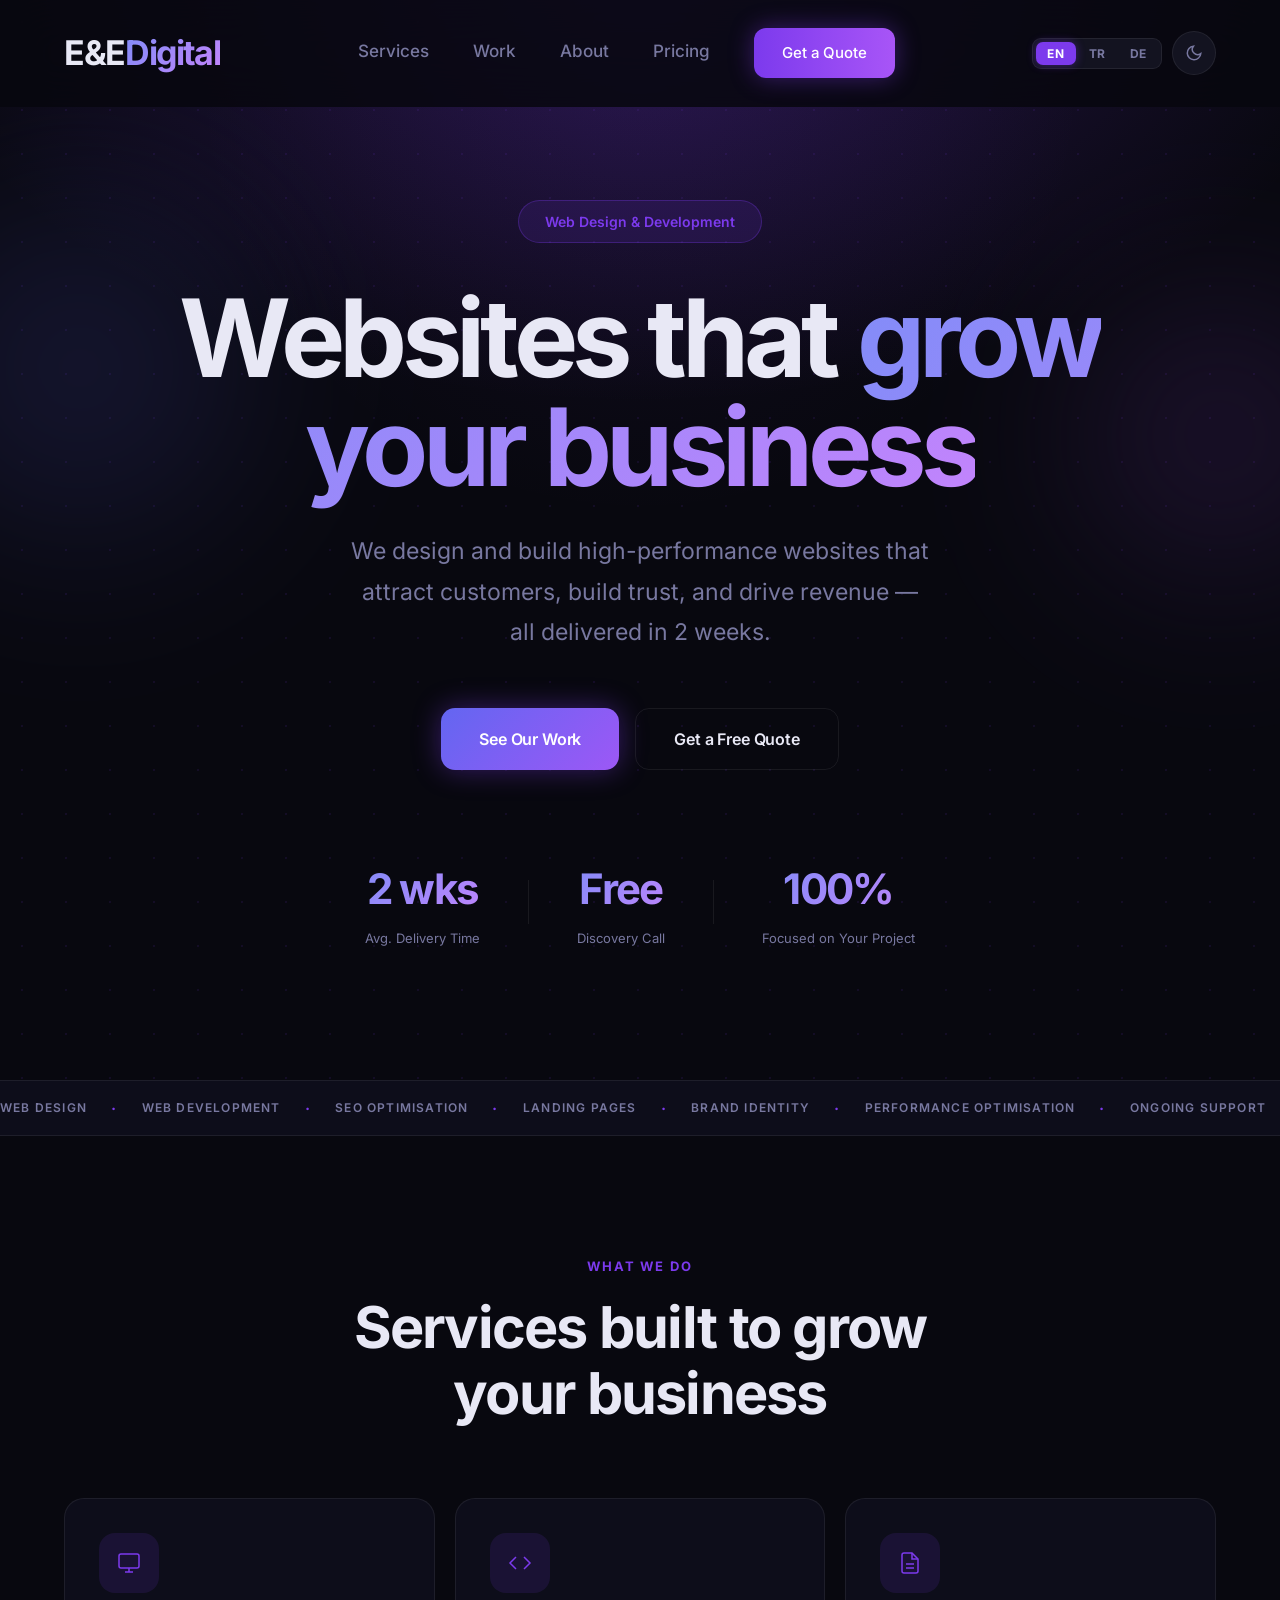
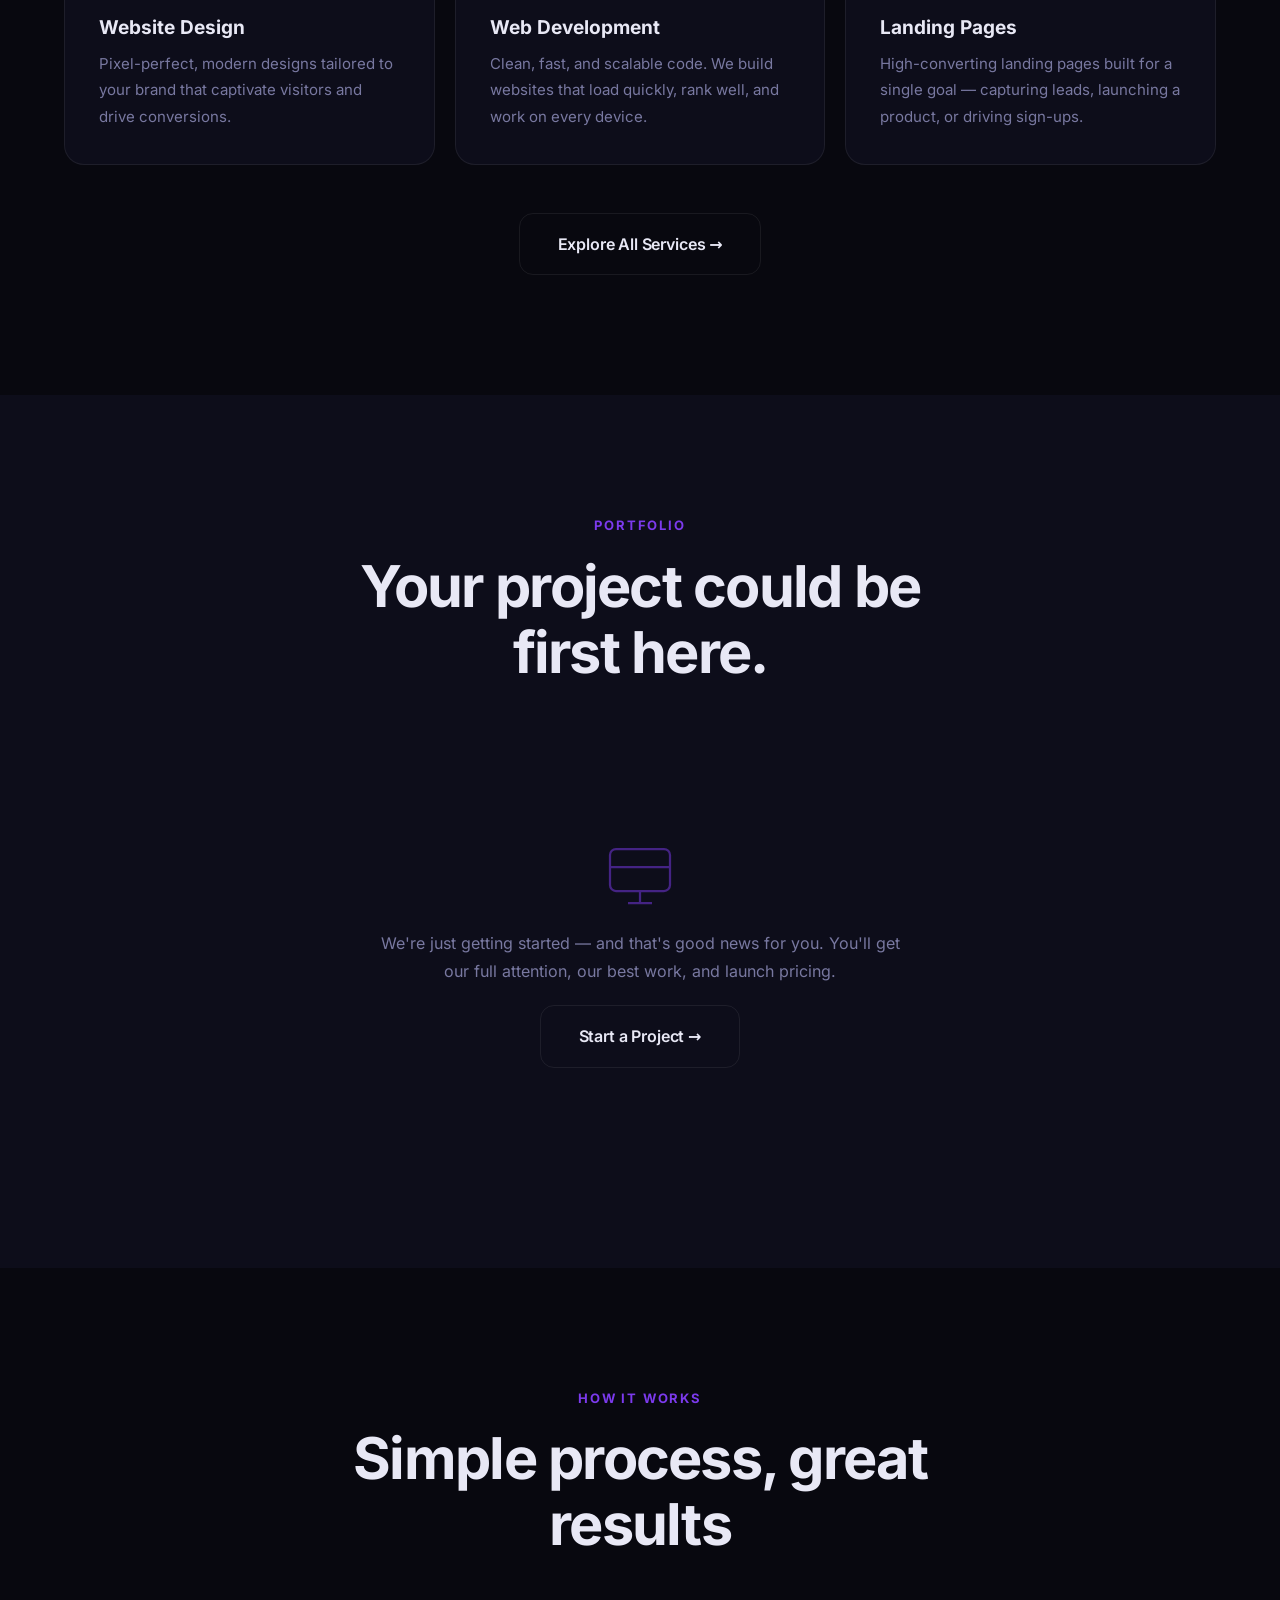
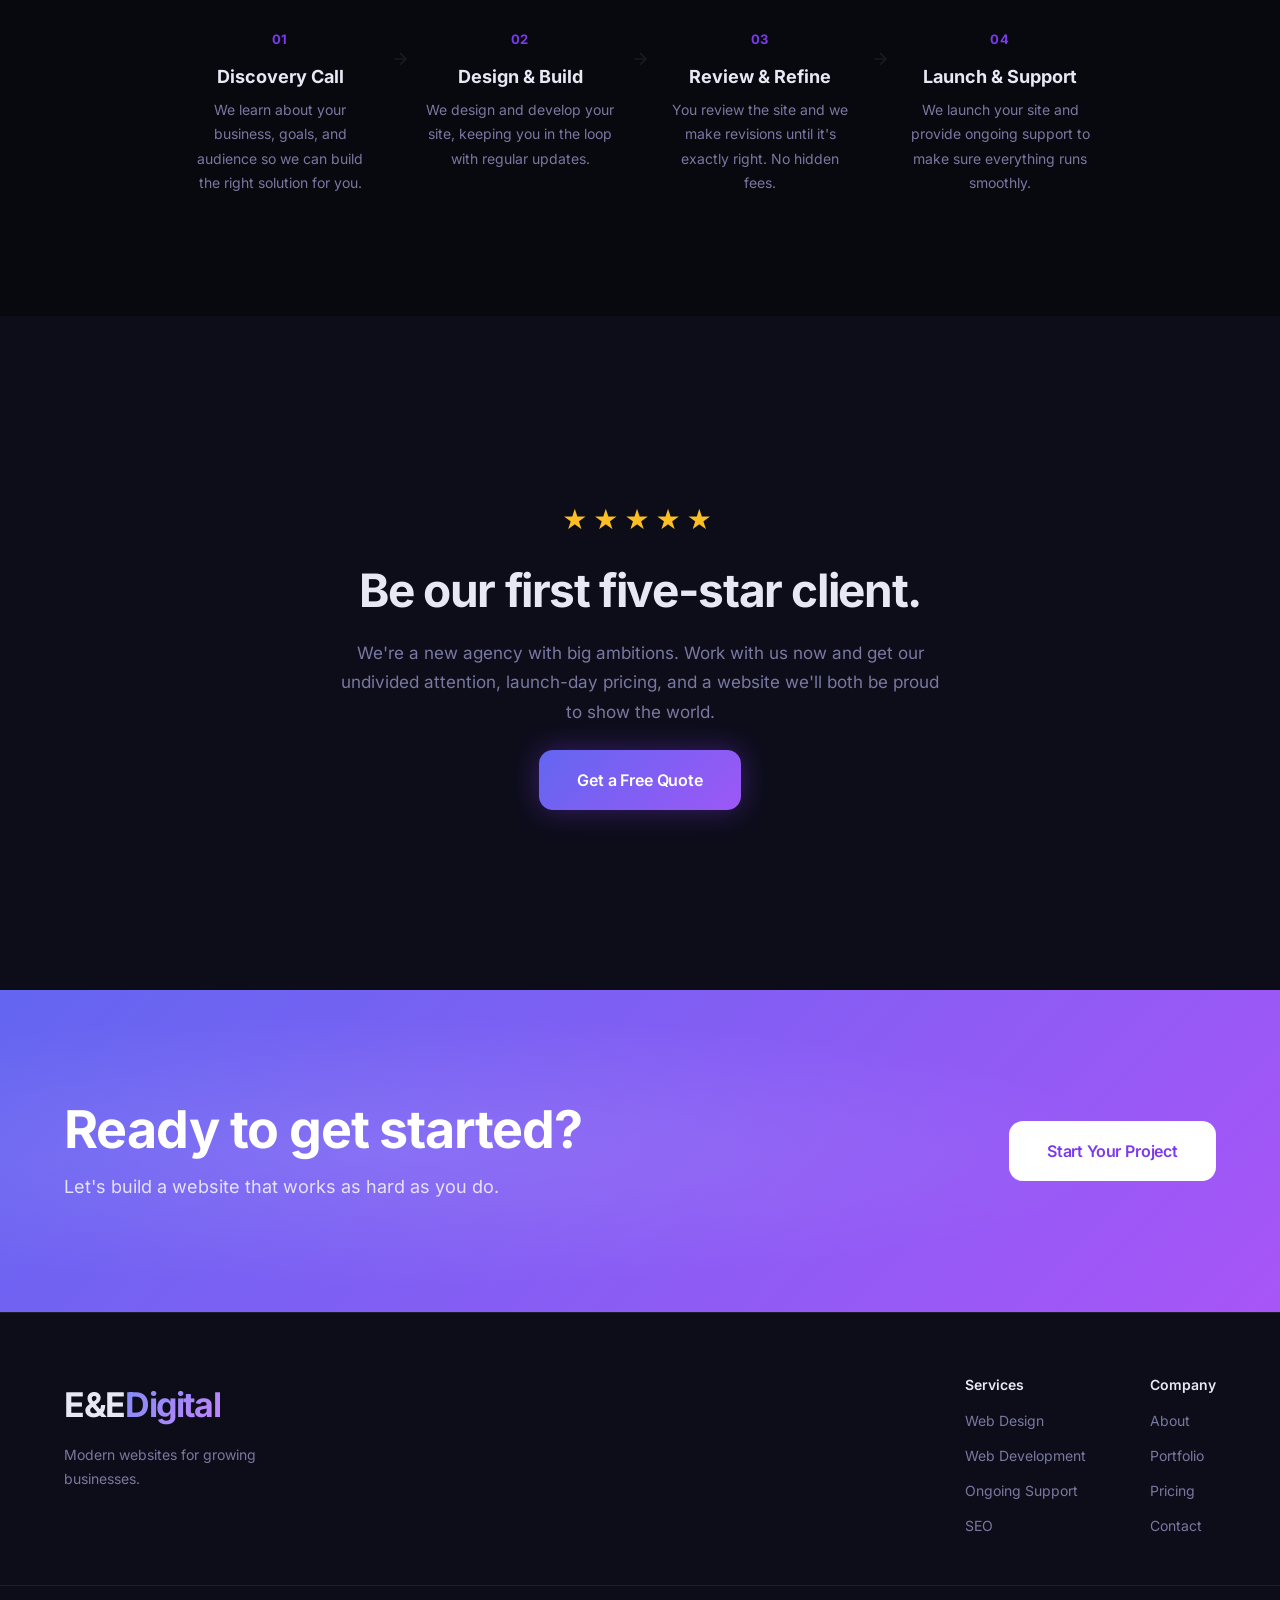
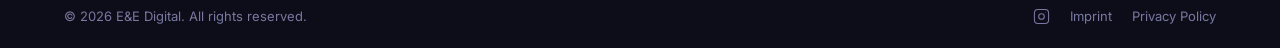
<file: index.html>
<!DOCTYPE html>
<html lang="en">

<head>
  <meta charset="UTF-8" />
  <meta name="viewport" content="width=device-width, initial-scale=1.0" />
  <title data-i18n="page.index.doctitle">E&amp;E Digital — Web Design &amp; Development Agency</title>
  <meta name="description"
    content="E&amp;E Digital builds modern, high-performance websites for growing businesses. Custom web design, development, and SEO."
    data-i18n-content="meta.index.desc" />
  <meta property="og:type" content="website" />
  <meta property="og:site_name" content="E&amp;E Digital" />
  <meta property="og:url" content="https://ee-digital.de/" />
  <meta property="og:title" content="E&amp;E Digital — Web Design &amp; Development Agency"
    data-i18n-content="meta.index.title" />
  <meta property="og:description"
    content="E&amp;E Digital builds modern, high-performance websites for growing businesses. Custom web design, development, and SEO."
    data-i18n-content="meta.index.desc" />
  <meta property="og:image" content="https://ee-digital.de/og-image.png" />
  <meta name="twitter:card" content="summary_large_image" />
  <meta name="twitter:title" content="E&amp;E Digital — Web Design &amp; Development Agency"
    data-i18n-content="meta.index.title" />
  <meta name="twitter:description"
    content="E&amp;E Digital builds modern, high-performance websites for growing businesses. Custom web design, development, and SEO."
    data-i18n-content="meta.index.desc" />
  <meta name="twitter:image" content="https://ee-digital.de/og-image.png" />
  <link rel="icon" type="image/svg+xml" href="favicon.svg" />
  <link rel="apple-touch-icon" href="apple-touch-icon.png" />
  <link rel="canonical" href="https://ee-digital.de/" />
  <link rel="stylesheet" href="styles.css" />
  <script type="application/ld+json">
  {
    "@context": "https://schema.org",
    "@type": "ProfessionalService",
    "name": "E&E Digital",
    "url": "https://ee-digital.de",
    "email": "ee-digital@outlook.com",
    "description": "E&E Digital builds modern, high-performance websites for growing businesses. Custom web design, development, and SEO.",
    "address": {
      "@type": "PostalAddress",
      "streetAddress": "Buddestraße 24",
      "addressLocality": "Hamburg",
      "postalCode": "21109",
      "addressCountry": "DE"
    },
    "areaServed": ["DE", "AT", "CH"],
    "serviceType": ["Web Design", "Web Development", "SEO Optimisation", "Landing Pages"],
    "priceRange": "€€",
    "currenciesAccepted": "EUR"
  }
  </script>
  <script>document.documentElement.setAttribute('data-theme', localStorage.getItem('theme') || 'dark');</script>
</head>

<body>

  <header class="nav" id="nav">
    <div class="container nav__inner">
      <a href="index.html" class="nav__logo">E&amp;E<span>Digital</span></a>
      <nav class="nav__links">
        <a href="services.html" data-i18n="nav.services">Services</a>
        <a href="work.html" data-i18n="nav.work">Work</a>
        <a href="about.html" data-i18n="nav.about">About</a>
        <a href="pricing.html" data-i18n="nav.pricing">Pricing</a>
        <a href="contact.html" class="btn btn--sm" data-i18n="nav.cta">Get a Quote</a>
      </nav>
      <div class="nav__controls">
        <div class="lang-switch">
          <button class="lang-btn" data-lang="en">EN</button>
          <button class="lang-btn" data-lang="tr">TR</button>
          <button class="lang-btn" data-lang="de">DE</button>
        </div>
        <button class="theme-toggle" id="themeToggle" aria-label="Toggle theme">
          <svg class="icon-sun" viewBox="0 0 24 24" fill="none" stroke="currentColor" stroke-width="2">
            <circle cx="12" cy="12" r="5" />
            <line x1="12" y1="1" x2="12" y2="3" />
            <line x1="12" y1="21" x2="12" y2="23" />
            <line x1="4.22" y1="4.22" x2="5.64" y2="5.64" />
            <line x1="18.36" y1="18.36" x2="19.78" y2="19.78" />
            <line x1="1" y1="12" x2="3" y2="12" />
            <line x1="21" y1="12" x2="23" y2="12" />
            <line x1="4.22" y1="19.78" x2="5.64" y2="18.36" />
            <line x1="18.36" y1="5.64" x2="19.78" y2="4.22" />
          </svg>
          <svg class="icon-moon" viewBox="0 0 24 24" fill="none" stroke="currentColor" stroke-width="2">
            <path d="M21 12.79A9 9 0 1 1 11.21 3 7 7 0 0 0 21 12.79z" />
          </svg>
        </button>
        <button class="nav__burger" id="burger" aria-label="Toggle menu">
          <span></span><span></span><span></span>
        </button>
      </div>
    </div>
    <div class="nav__mobile" id="mobileMenu">
      <a href="services.html" data-i18n="nav.services">Services</a>
      <a href="work.html" data-i18n="nav.work">Work</a>
      <a href="about.html" data-i18n="nav.about">About</a>
      <a href="pricing.html" data-i18n="nav.pricing">Pricing</a>
      <a href="contact.html" data-i18n="nav.cta">Get a Quote</a>
      <div class="nav__mobile-footer">
        <div class="lang-switch">
          <button class="lang-btn" data-lang="en">EN</button>
          <button class="lang-btn" data-lang="tr">TR</button>
          <button class="lang-btn" data-lang="de">DE</button>
        </div>
      </div>
    </div>
  </header>

  <main>

    <!-- HERO -->
    <section class="hero">
      <div class="hero__orb hero__orb--l" aria-hidden="true"></div>
      <div class="hero__orb hero__orb--r" aria-hidden="true"></div>
      <div class="container hero__inner">
        <div class="hero__badge" data-i18n="hero.badge">Web Design &amp; Development</div>
        <h1 class="hero__title" data-i18n="hero.title" data-i18n-html>
          Websites that <span class="gradient-text">grow your business</span>
        </h1>
        <p class="hero__sub" data-i18n="hero.sub">
          We design and build high-performance websites that attract customers, build trust, and drive revenue — all
          delivered in 2 weeks.
        </p>
        <div class="hero__cta">
          <a href="work.html" class="btn btn--primary" data-i18n="hero.cta1">See Our Work</a>
          <a href="contact.html" class="btn btn--ghost" data-i18n="hero.cta2">Get a Free Quote</a>
        </div>
        <div class="hero__stats">
          <div class="stat">
            <span class="stat__num">2 wks</span>
            <span class="stat__label" data-i18n="hero.stat1">Avg. Delivery Time</span>
          </div>
          <div class="stat__divider"></div>
          <div class="stat">
            <span class="stat__num" data-i18n="hero.stat2.num">Free</span>
            <span class="stat__label" data-i18n="hero.stat2.label">Discovery Call</span>
          </div>
          <div class="stat__divider"></div>
          <div class="stat">
            <span class="stat__num">100%</span>
            <span class="stat__label" data-i18n="hero.stat3">Focused on Your Project</span>
          </div>
        </div>
      </div>
    </section>

    <!-- MARQUEE -->
    <div class="marquee-strip">
      <div class="marquee__track">
        <span data-i18n="marquee.design">Web Design</span><span class="mdot">·</span>
        <span data-i18n="marquee.dev">Web Development</span><span class="mdot">·</span>
        <span data-i18n="marquee.seo">SEO Optimisation</span><span class="mdot">·</span>
        <span data-i18n="marquee.landing">Landing Pages</span><span class="mdot">·</span>
        <span data-i18n="marquee.brand">Brand Identity</span><span class="mdot">·</span>
        <span data-i18n="marquee.perf">Performance Optimisation</span><span class="mdot">·</span>
        <span data-i18n="marquee.support">Ongoing Support</span><span class="mdot">·</span>
        <span data-i18n="marquee.delivery">Fast Delivery</span><span class="mdot">·</span>
        <span data-i18n="marquee.design">Web Design</span><span class="mdot">·</span>
        <span data-i18n="marquee.dev">Web Development</span><span class="mdot">·</span>
        <span data-i18n="marquee.seo">SEO Optimisation</span><span class="mdot">·</span>
        <span data-i18n="marquee.landing">Landing Pages</span><span class="mdot">·</span>
        <span data-i18n="marquee.brand">Brand Identity</span><span class="mdot">·</span>
        <span data-i18n="marquee.perf">Performance Optimisation</span><span class="mdot">·</span>
        <span data-i18n="marquee.support">Ongoing Support</span><span class="mdot">·</span>
        <span data-i18n="marquee.delivery">Fast Delivery</span><span class="mdot">·</span>
      </div>
    </div>

    <!-- SERVICES PREVIEW -->
    <section class="section">
      <div class="container">
        <div class="section__header">
          <p class="section__label" data-i18n="section.services.label">What we do</p>
          <h2 class="section__title" data-i18n="section.services.title">Services built to grow your business</h2>
        </div>
        <div class="services__grid">

          <div class="card">
            <div class="card__icon">
              <svg viewBox="0 0 24 24" fill="none" stroke="currentColor" stroke-width="1.5">
                <rect x="2" y="3" width="20" height="14" rx="2" />
                <path d="M8 21h8M12 17v4" />
              </svg>
            </div>
            <h3 class="card__title" data-i18n="index.svc1.title">Website Design</h3>
            <p class="card__text" data-i18n="index.svc1.text">Pixel-perfect, modern designs tailored to your brand that
              captivate visitors and drive conversions.</p>
          </div>

          <div class="card">
            <div class="card__icon">
              <svg viewBox="0 0 24 24" fill="none" stroke="currentColor" stroke-width="1.5">
                <polyline points="16 18 22 12 16 6" />
                <polyline points="8 6 2 12 8 18" />
              </svg>
            </div>
            <h3 class="card__title" data-i18n="index.svc2.title">Web Development</h3>
            <p class="card__text" data-i18n="index.svc2.text">Clean, fast, and scalable code. We build websites that
              load quickly, rank well, and work on every device.</p>
          </div>

          <div class="card">
            <div class="card__icon">
              <svg viewBox="0 0 24 24" fill="none" stroke="currentColor" stroke-width="1.5">
                <path d="M14 2H6a2 2 0 0 0-2 2v16a2 2 0 0 0 2 2h12a2 2 0 0 0 2-2V8z" />
                <polyline points="14 2 14 8 20 8" />
                <line x1="16" y1="13" x2="8" y2="13" />
                <line x1="16" y1="17" x2="8" y2="17" />
              </svg>
            </div>
            <h3 class="card__title" data-i18n="index.svc3.title">Landing Pages</h3>
            <p class="card__text" data-i18n="index.svc3.text">High-converting landing pages built for a single goal —
              capturing leads, launching a product, or driving sign-ups.</p>
          </div>

        </div>
        <div class="section__cta">
          <a href="services.html" class="btn btn--ghost" data-i18n="section.services.cta">Explore All Services
            &rarr;</a>
        </div>
      </div>
    </section>

    <!-- PORTFOLIO PREVIEW -->
    <section class="section section--alt">
      <div class="container">
        <div class="section__header">
          <p class="section__label" data-i18n="index.portfolio.label">Portfolio</p>
          <h2 class="section__title" data-i18n="index.portfolio.title">Your project could be first here.</h2>
        </div>
        <div class="empty-state">
          <div class="empty-state__icon">
            <svg viewBox="0 0 48 48" fill="none" stroke="currentColor" stroke-width="1.5">
              <rect x="4" y="8" width="40" height="28" rx="4" />
              <path d="M16 44h16M24 36v8" />
              <path d="M4 20h40" />
            </svg>
          </div>
          <p class="empty-state__sub" data-i18n="index.portfolio.sub">We're just getting started — and that's good news
            for you. You'll get our full attention, our best work, and launch pricing.</p>
          <a href="contact.html" class="btn btn--ghost" data-i18n="index.portfolio.cta">Start a Project &rarr;</a>
        </div>
      </div>
    </section>

    <!-- PROCESS -->
    <section class="section">
      <div class="container">
        <div class="section__header">
          <p class="section__label" data-i18n="section.process.label">How it works</p>
          <h2 class="section__title" data-i18n="index.process.title">Simple process, great results</h2>
        </div>
        <div class="process__steps">
          <div class="step">
            <div class="step__num">01</div>
            <h3 class="step__title" data-i18n="process.step1.title">Discovery Call</h3>
            <p class="step__text" data-i18n="process.step1.text">We learn about your business, goals, and audience so we
              can build the right solution for you.</p>
          </div>
          <div class="step__arrow">
            <svg viewBox="0 0 24 24" fill="none" stroke="currentColor" stroke-width="2">
              <path d="M5 12h14M12 5l7 7-7 7" />
            </svg>
          </div>
          <div class="step">
            <div class="step__num">02</div>
            <h3 class="step__title" data-i18n="process.step2.title">Design &amp; Build</h3>
            <p class="step__text" data-i18n="process.step2.text">We design and develop your site, keeping you in the
              loop with regular updates.</p>
          </div>
          <div class="step__arrow">
            <svg viewBox="0 0 24 24" fill="none" stroke="currentColor" stroke-width="2">
              <path d="M5 12h14M12 5l7 7-7 7" />
            </svg>
          </div>
          <div class="step">
            <div class="step__num">03</div>
            <h3 class="step__title" data-i18n="process.step3.title">Review &amp; Refine</h3>
            <p class="step__text" data-i18n="process.step3.text">You review the site and we make revisions until it's
              exactly right. No hidden fees.</p>
          </div>
          <div class="step__arrow">
            <svg viewBox="0 0 24 24" fill="none" stroke="currentColor" stroke-width="2">
              <path d="M5 12h14M12 5l7 7-7 7" />
            </svg>
          </div>
          <div class="step">
            <div class="step__num">04</div>
            <h3 class="step__title" data-i18n="process.step4.title">Launch &amp; Support</h3>
            <p class="step__text" data-i18n="process.step4.text">We launch your site and provide ongoing support to make
              sure everything runs smoothly.</p>
          </div>
        </div>
      </div>
    </section>

    <!-- FIRST CLIENT CTA -->
    <section class="section section--alt">
      <div class="container">
        <div class="first-client">
          <div class="first-client__stars">★★★★★</div>
          <h2 class="first-client__title" data-i18n="fc.title">Be our first five-star client.</h2>
          <p class="first-client__sub" data-i18n="fc.sub">We're a new agency with big ambitions. Work with us now and
            get our undivided attention, launch-day pricing, and a website we'll both be proud to show the world.</p>
          <a href="contact.html" class="btn btn--primary" data-i18n="hero.cta2">Get a Free Quote</a>
        </div>
      </div>
    </section>

  </main>

  <section class="cta-banner">
    <div class="container cta-banner__inner">
      <div>
        <h2 class="cta-banner__title" data-i18n="cta.title">Ready to get started?</h2>
        <p class="cta-banner__sub" data-i18n="cta.sub">Let's build a website that works as hard as you do.</p>
      </div>
      <a href="contact.html" class="btn btn--white" data-i18n="cta.btn">Start Your Project</a>
    </div>
  </section>

  <button class="back-to-top" id="backToTop" aria-label="Back to top">
    <svg viewBox="0 0 24 24" fill="none" stroke="currentColor" stroke-width="2.5">
      <path d="M18 15l-6-6-6 6" />
    </svg>
  </button>

  <footer class="footer">
    <div class="container footer__inner">
      <div class="footer__brand">
        <a href="index.html" class="nav__logo">E&amp;E<span>Digital</span></a>
        <p data-i18n="footer.tagline">Modern websites for growing businesses.</p>
      </div>
      <div class="footer__links">
        <div class="footer__col">
          <h4 data-i18n="footer.services">Services</h4>
          <a href="services.html" data-i18n="footer.link.design">Web Design</a>
          <a href="services.html" data-i18n="footer.link.dev">Web Development</a>
          <a href="services.html" data-i18n="footer.link.support">Ongoing Support</a>
          <a href="services.html" data-i18n="footer.link.seo">SEO</a>
        </div>
        <div class="footer__col">
          <h4 data-i18n="footer.company">Company</h4>
          <a href="about.html" data-i18n="nav.about">About</a>
          <a href="work.html" data-i18n="footer.link.portfolio">Portfolio</a>
          <a href="pricing.html" data-i18n="nav.pricing">Pricing</a>
          <a href="contact.html" data-i18n="footer.link.contact">Contact</a>
        </div>
      </div>
    </div>
    <div class="footer__bottom">
      <div class="container">
        <span data-i18n="footer.rights">&copy; 2026 E&amp;E Digital. All rights reserved.</span>
        <div class="footer__legal">
          <a href="https://www.instagram.com/ee_digitalll/" target="_blank" rel="noopener noreferrer" class="footer__ig"
            aria-label="Instagram"><svg viewBox="0 0 24 24" fill="none" stroke="currentColor" stroke-width="1.5"
              width="17" height="17">
              <rect x="2" y="2" width="20" height="20" rx="5" />
              <circle cx="12" cy="12" r="4" />
              <circle cx="17.5" cy="6.5" r="0.5" fill="currentColor" stroke="none" />
            </svg></a>
          <a href="impressum.html" data-i18n="footer.link.impressum">Impressum</a>
          <a href="datenschutz.html" data-i18n="footer.link.datenschutz">Datenschutz</a>
        </div>
      </div>
    </div>
  </footer>

  <script src="script.js"></script>
</body>

</html>
</file>
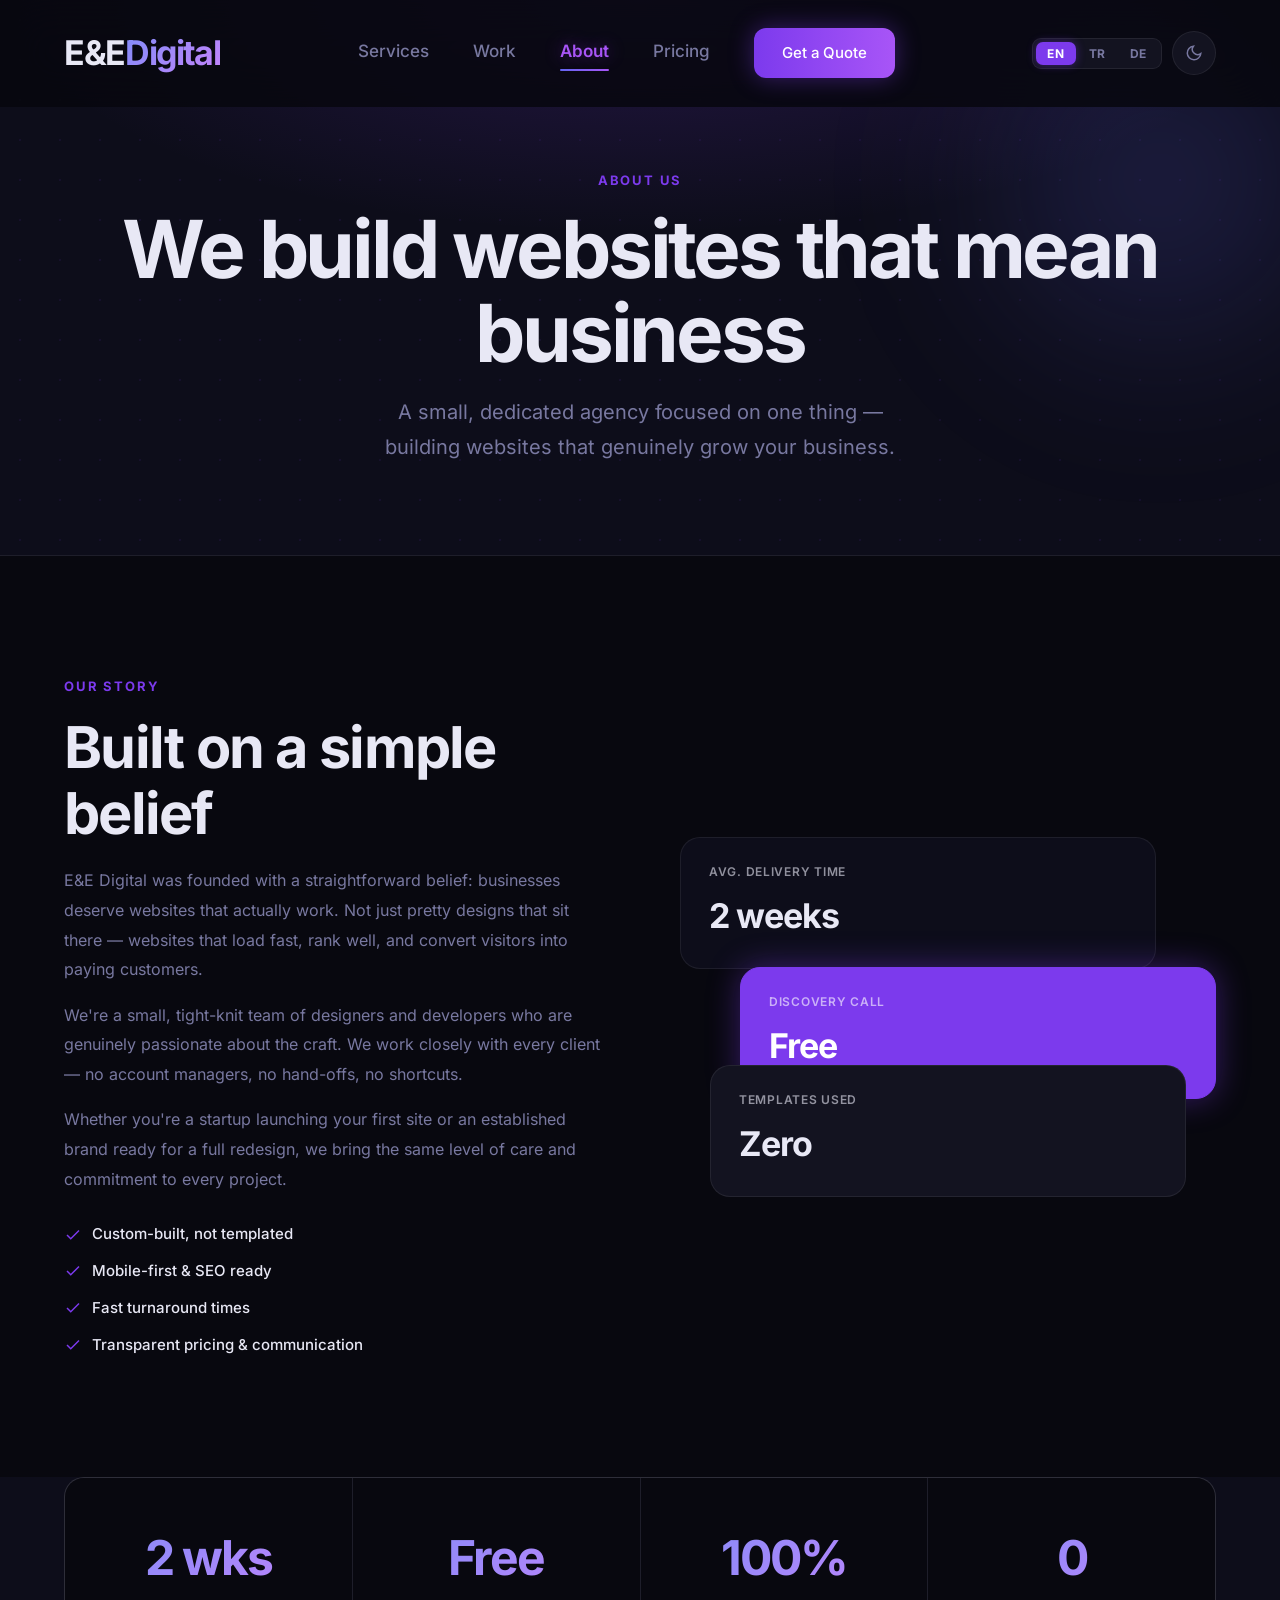
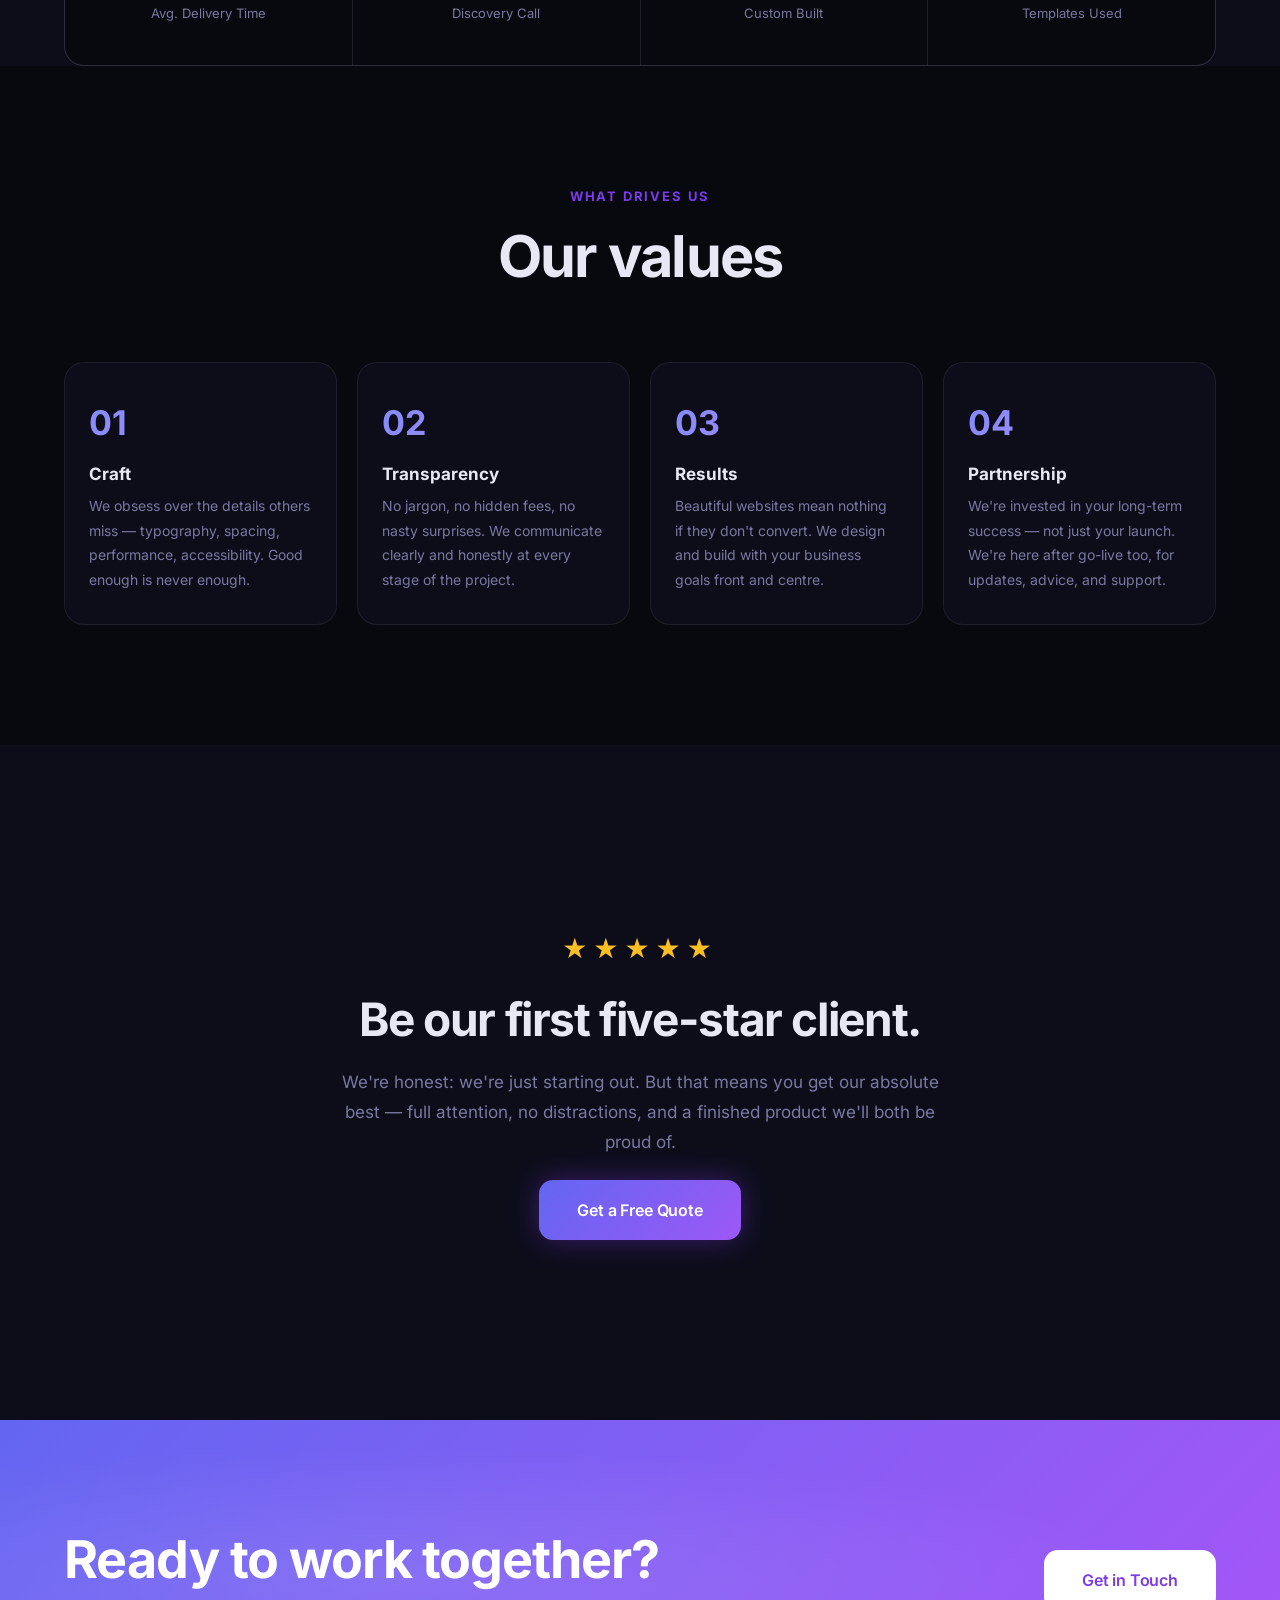
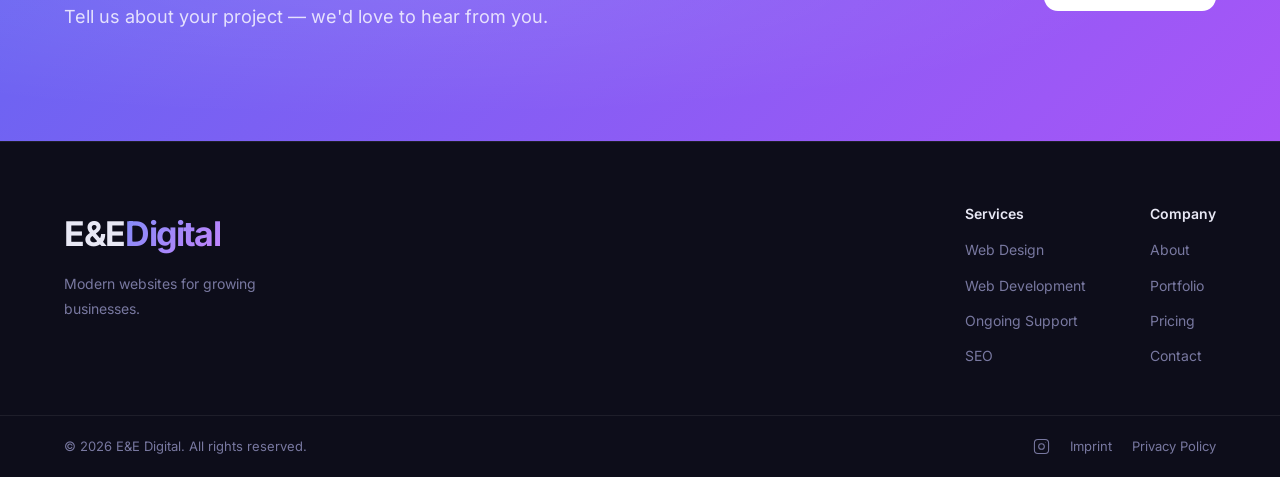
<file: about.html>
<!DOCTYPE html>
<html lang="en">
<head>
  <meta charset="UTF-8" />
  <meta name="viewport" content="width=device-width, initial-scale=1.0" />
  <title data-i18n="page.about.doctitle">About — E&amp;E Digital</title>
  <meta name="description" content="Learn about E&E Digital — a web design and development agency focused on building websites that grow businesses." data-i18n-content="meta.about.desc" />
  <meta property="og:type" content="website" />
  <meta property="og:site_name" content="E&amp;E Digital" />
  <meta property="og:url" content="https://ee-digital.de/about.html" />
  <meta property="og:title" content="About — E&amp;E Digital" data-i18n-content="meta.about.title" />
  <meta property="og:description" content="Learn about E&amp;E Digital — a web design and development agency focused on building websites that grow businesses." data-i18n-content="meta.about.desc" />
  <meta property="og:image" content="https://ee-digital.de/og-image.png" />
  <meta name="twitter:card" content="summary_large_image" />
  <meta name="twitter:title" content="About — E&amp;E Digital" data-i18n-content="meta.about.title" />
  <meta name="twitter:description" content="Learn about E&amp;E Digital — a web design and development agency focused on building websites that grow businesses." data-i18n-content="meta.about.desc" />
  <meta name="twitter:image" content="https://ee-digital.de/og-image.png" />
  <link rel="icon" type="image/svg+xml" href="favicon.svg" />
  <link rel="apple-touch-icon" href="apple-touch-icon.png" />
  <link rel="canonical" href="https://ee-digital.de/about" />
  <link rel="stylesheet" href="styles.css" />
  <script>document.documentElement.setAttribute('data-theme', localStorage.getItem('theme') || 'dark');</script>
</head>
<body>

  <header class="nav" id="nav">
    <div class="container nav__inner">
      <a href="index.html" class="nav__logo">E&amp;E<span>Digital</span></a>
      <nav class="nav__links">
        <a href="services.html" data-i18n="nav.services">Services</a>
        <a href="work.html" data-i18n="nav.work">Work</a>
        <a href="about.html" data-i18n="nav.about">About</a>
        <a href="pricing.html" data-i18n="nav.pricing">Pricing</a>
        <a href="contact.html" class="btn btn--sm" data-i18n="nav.cta">Get a Quote</a>
      </nav>
      <div class="nav__controls">
        <div class="lang-switch">
          <button class="lang-btn" data-lang="en">EN</button>
          <button class="lang-btn" data-lang="tr">TR</button>
          <button class="lang-btn" data-lang="de">DE</button>
        </div>
        <button class="theme-toggle" id="themeToggle" aria-label="Toggle theme">
          <svg class="icon-sun" viewBox="0 0 24 24" fill="none" stroke="currentColor" stroke-width="2"><circle cx="12" cy="12" r="5"/><line x1="12" y1="1" x2="12" y2="3"/><line x1="12" y1="21" x2="12" y2="23"/><line x1="4.22" y1="4.22" x2="5.64" y2="5.64"/><line x1="18.36" y1="18.36" x2="19.78" y2="19.78"/><line x1="1" y1="12" x2="3" y2="12"/><line x1="21" y1="12" x2="23" y2="12"/><line x1="4.22" y1="19.78" x2="5.64" y2="18.36"/><line x1="18.36" y1="5.64" x2="19.78" y2="4.22"/></svg>
          <svg class="icon-moon" viewBox="0 0 24 24" fill="none" stroke="currentColor" stroke-width="2"><path d="M21 12.79A9 9 0 1 1 11.21 3 7 7 0 0 0 21 12.79z"/></svg>
        </button>
        <button class="nav__burger" id="burger" aria-label="Toggle menu">
          <span></span><span></span><span></span>
        </button>
      </div>
    </div>
    <div class="nav__mobile" id="mobileMenu">
      <a href="services.html" data-i18n="nav.services">Services</a>
      <a href="work.html" data-i18n="nav.work">Work</a>
      <a href="about.html" data-i18n="nav.about">About</a>
      <a href="pricing.html" data-i18n="nav.pricing">Pricing</a>
      <a href="contact.html" data-i18n="nav.cta">Get a Quote</a>
      <div class="nav__mobile-footer">
        <div class="lang-switch">
          <button class="lang-btn" data-lang="en">EN</button>
          <button class="lang-btn" data-lang="tr">TR</button>
          <button class="lang-btn" data-lang="de">DE</button>
        </div>
      </div>
    </div>
  </header>

  <main>

    <section class="page-hero">
      <div class="container">
        <p class="page-hero__label" data-i18n="page.about.label">About us</p>
        <h1 class="page-hero__title" data-i18n="page.about.title">We build websites that mean business</h1>
        <p class="page-hero__sub" data-i18n="page.about.sub">A small, dedicated agency focused on one thing — building websites that genuinely grow your business.</p>
      </div>
    </section>

    <!-- ABOUT CONTENT -->
    <section class="section">
      <div class="container about__inner">
        <div class="about__content">
          <p class="section__label" data-i18n="about.story.label">Our story</p>
          <h2 class="section__title" data-i18n="about.story.title">Built on a simple belief</h2>
          <p class="about__text" data-i18n="about.p1">
            E&amp;E Digital was founded with a straightforward belief: businesses deserve websites that actually work. Not just pretty designs that sit there — websites that load fast, rank well, and convert visitors into paying customers.
          </p>
          <p class="about__text" data-i18n="about.p2">
            We're a small, tight-knit team of designers and developers who are genuinely passionate about the craft. We work closely with every client — no account managers, no hand-offs, no shortcuts.
          </p>
          <p class="about__text" data-i18n="about.p3">
            Whether you're a startup launching your first site or an established brand ready for a full redesign, we bring the same level of care and commitment to every project.
          </p>
          <div class="about__highlights">
            <div class="highlight">
              <svg viewBox="0 0 24 24" fill="none" stroke="currentColor" stroke-width="2"><polyline points="20 6 9 17 4 12"/></svg>
              <span data-i18n="about.hl1">Custom-built, not templated</span>
            </div>
            <div class="highlight">
              <svg viewBox="0 0 24 24" fill="none" stroke="currentColor" stroke-width="2"><polyline points="20 6 9 17 4 12"/></svg>
              <span data-i18n="about.hl2">Mobile-first &amp; SEO ready</span>
            </div>
            <div class="highlight">
              <svg viewBox="0 0 24 24" fill="none" stroke="currentColor" stroke-width="2"><polyline points="20 6 9 17 4 12"/></svg>
              <span data-i18n="about.hl3">Fast turnaround times</span>
            </div>
            <div class="highlight">
              <svg viewBox="0 0 24 24" fill="none" stroke="currentColor" stroke-width="2"><polyline points="20 6 9 17 4 12"/></svg>
              <span data-i18n="about.hl4">Transparent pricing &amp; communication</span>
            </div>
          </div>
        </div>
        <div class="about__visual">
          <div class="about__card about__card--main">
            <div class="about__card-label" data-i18n="about.card1.label">Avg. delivery time</div>
            <div class="about__card-value" data-i18n="about.card1.val">2 weeks</div>
          </div>
          <div class="about__card about__card--accent">
            <div class="about__card-label" data-i18n="about.card2.label">Discovery call</div>
            <div class="about__card-value" data-i18n="about.card2.val">Free</div>
          </div>
          <div class="about__card about__card--subtle">
            <div class="about__card-label" data-i18n="about.card3.label">Templates used</div>
            <div class="about__card-value" data-i18n="about.card3.val">Zero</div>
          </div>
        </div>
      </div>
    </section>

    <!-- COMMITMENTS ROW -->
    <section class="section section--alt" style="padding: 0;">
      <div class="container">
        <div class="stats__row">
          <div class="stats__item">
            <span class="stats__num" data-i18n="about.stat1.num">2 wks</span>
            <span class="stats__label" data-i18n="about.stat1.label">Avg. Delivery Time</span>
          </div>
          <div class="stats__item">
            <span class="stats__num" data-i18n="about.stat2.num">Free</span>
            <span class="stats__label" data-i18n="about.stat2.label">Discovery Call</span>
          </div>
          <div class="stats__item">
            <span class="stats__num">100%</span>
            <span class="stats__label" data-i18n="about.stat3.label">Custom Built</span>
          </div>
          <div class="stats__item">
            <span class="stats__num">0</span>
            <span class="stats__label" data-i18n="about.stat4.label">Templates Used</span>
          </div>
        </div>
      </div>
    </section>

    <!-- VALUES -->
    <section class="section">
      <div class="container">
        <div class="section__header">
          <p class="section__label" data-i18n="about.values.label">What drives us</p>
          <h2 class="section__title" data-i18n="about.values.title">Our values</h2>
        </div>
        <div class="values__grid">

          <div class="value__card">
            <div class="value__num">01</div>
            <h3 class="value__title" data-i18n="about.val1.title">Craft</h3>
            <p class="value__text" data-i18n="about.val1.text">We obsess over the details others miss — typography, spacing, performance, accessibility. Good enough is never enough.</p>
          </div>

          <div class="value__card">
            <div class="value__num">02</div>
            <h3 class="value__title" data-i18n="about.val2.title">Transparency</h3>
            <p class="value__text" data-i18n="about.val2.text">No jargon, no hidden fees, no nasty surprises. We communicate clearly and honestly at every stage of the project.</p>
          </div>

          <div class="value__card">
            <div class="value__num">03</div>
            <h3 class="value__title" data-i18n="about.val3.title">Results</h3>
            <p class="value__text" data-i18n="about.val3.text">Beautiful websites mean nothing if they don't convert. We design and build with your business goals front and centre.</p>
          </div>

          <div class="value__card">
            <div class="value__num">04</div>
            <h3 class="value__title" data-i18n="about.val4.title">Partnership</h3>
            <p class="value__text" data-i18n="about.val4.text">We're invested in your long-term success — not just your launch. We're here after go-live too, for updates, advice, and support.</p>
          </div>

        </div>
      </div>
    </section>

    <!-- FIRST CLIENT CTA -->
    <section class="section section--alt">
      <div class="container">
        <div class="first-client">
          <div class="first-client__stars">★★★★★</div>
          <h2 class="first-client__title" data-i18n="fc.title">Be our first five-star client.</h2>
          <p class="first-client__sub" data-i18n="about.fc.sub">We're honest: we're just starting out. But that means you get our absolute best — full attention, no distractions, and a finished product we'll both be proud of.</p>
          <a href="contact.html" class="btn btn--primary" data-i18n="hero.cta2">Get a Free Quote</a>
        </div>
      </div>
    </section>

  </main>

  <section class="cta-banner">
    <div class="container cta-banner__inner">
      <div>
        <h2 class="cta-banner__title" data-i18n="about.cta.title">Ready to work together?</h2>
        <p class="cta-banner__sub" data-i18n="about.cta.sub">Tell us about your project — we'd love to hear from you.</p>
      </div>
      <a href="contact.html" class="btn btn--white" data-i18n="about.cta.btn">Get in Touch</a>
    </div>
  </section>

  <button class="back-to-top" id="backToTop" aria-label="Back to top">
    <svg viewBox="0 0 24 24" fill="none" stroke="currentColor" stroke-width="2.5"><path d="M18 15l-6-6-6 6"/></svg>
  </button>

  <footer class="footer">
    <div class="container footer__inner">
      <div class="footer__brand">
        <a href="index.html" class="nav__logo">E&amp;E<span>Digital</span></a>
        <p data-i18n="footer.tagline">Modern websites for growing businesses.</p>
      </div>
      <div class="footer__links">
        <div class="footer__col">
          <h4 data-i18n="footer.services">Services</h4>
          <a href="services.html" data-i18n="footer.link.design">Web Design</a>
          <a href="services.html" data-i18n="footer.link.dev">Web Development</a>
          <a href="services.html" data-i18n="footer.link.support">Ongoing Support</a>
          <a href="services.html" data-i18n="footer.link.seo">SEO</a>
        </div>
        <div class="footer__col">
          <h4 data-i18n="footer.company">Company</h4>
          <a href="about.html" data-i18n="nav.about">About</a>
          <a href="work.html" data-i18n="footer.link.portfolio">Portfolio</a>
          <a href="pricing.html" data-i18n="nav.pricing">Pricing</a>
          <a href="contact.html" data-i18n="footer.link.contact">Contact</a>
        </div>
      </div>
    </div>
    <div class="footer__bottom">
      <div class="container">
        <span data-i18n="footer.rights">&copy; 2026 E&amp;E Digital. All rights reserved.</span>
        <div class="footer__legal">
          <a href="https://www.instagram.com/ee_digitalll/" target="_blank" rel="noopener noreferrer" class="footer__ig" aria-label="Instagram"><svg viewBox="0 0 24 24" fill="none" stroke="currentColor" stroke-width="1.5" width="17" height="17"><rect x="2" y="2" width="20" height="20" rx="5"/><circle cx="12" cy="12" r="4"/><circle cx="17.5" cy="6.5" r="0.5" fill="currentColor" stroke="none"/></svg></a>
          <a href="impressum.html" data-i18n="footer.link.impressum">Impressum</a>
          <a href="datenschutz.html" data-i18n="footer.link.datenschutz">Datenschutz</a>
        </div>
      </div>
    </div>
  </footer>

  <script src="script.js"></script>
</body>
</html>
</file>
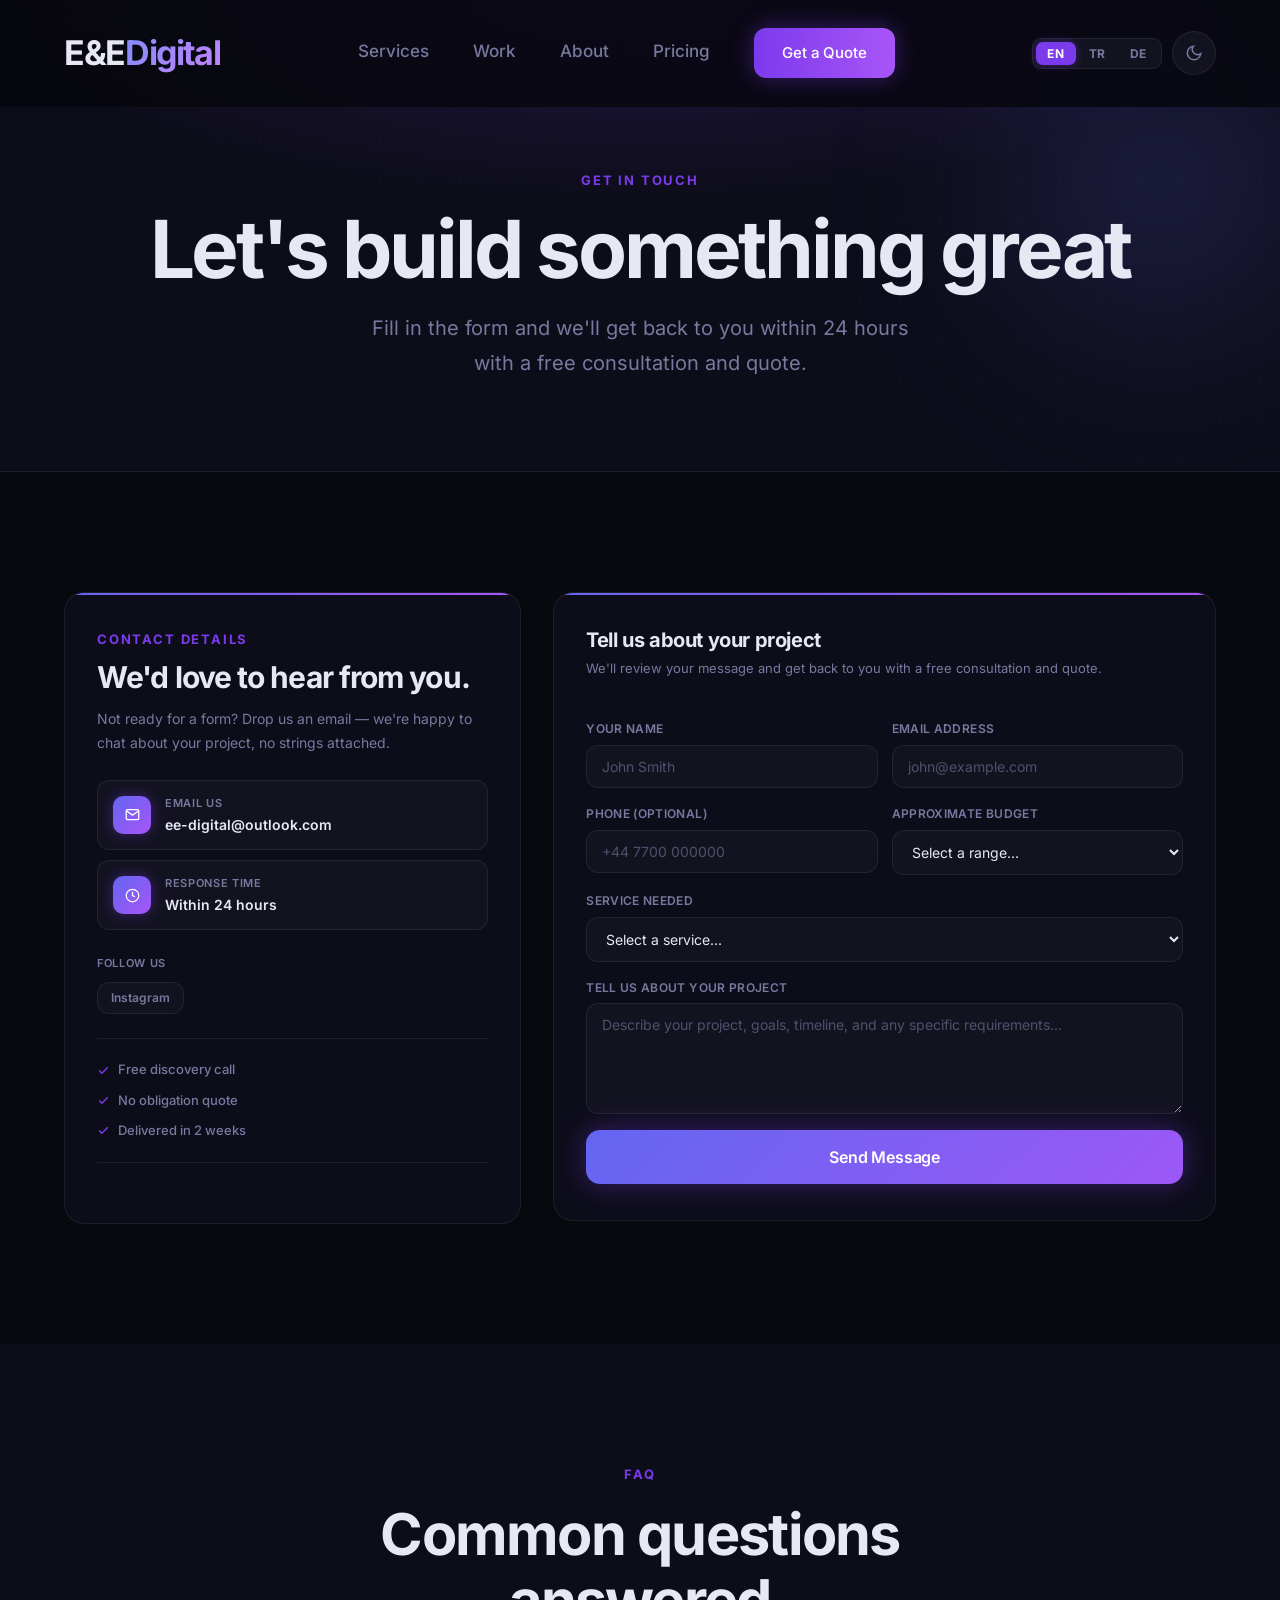
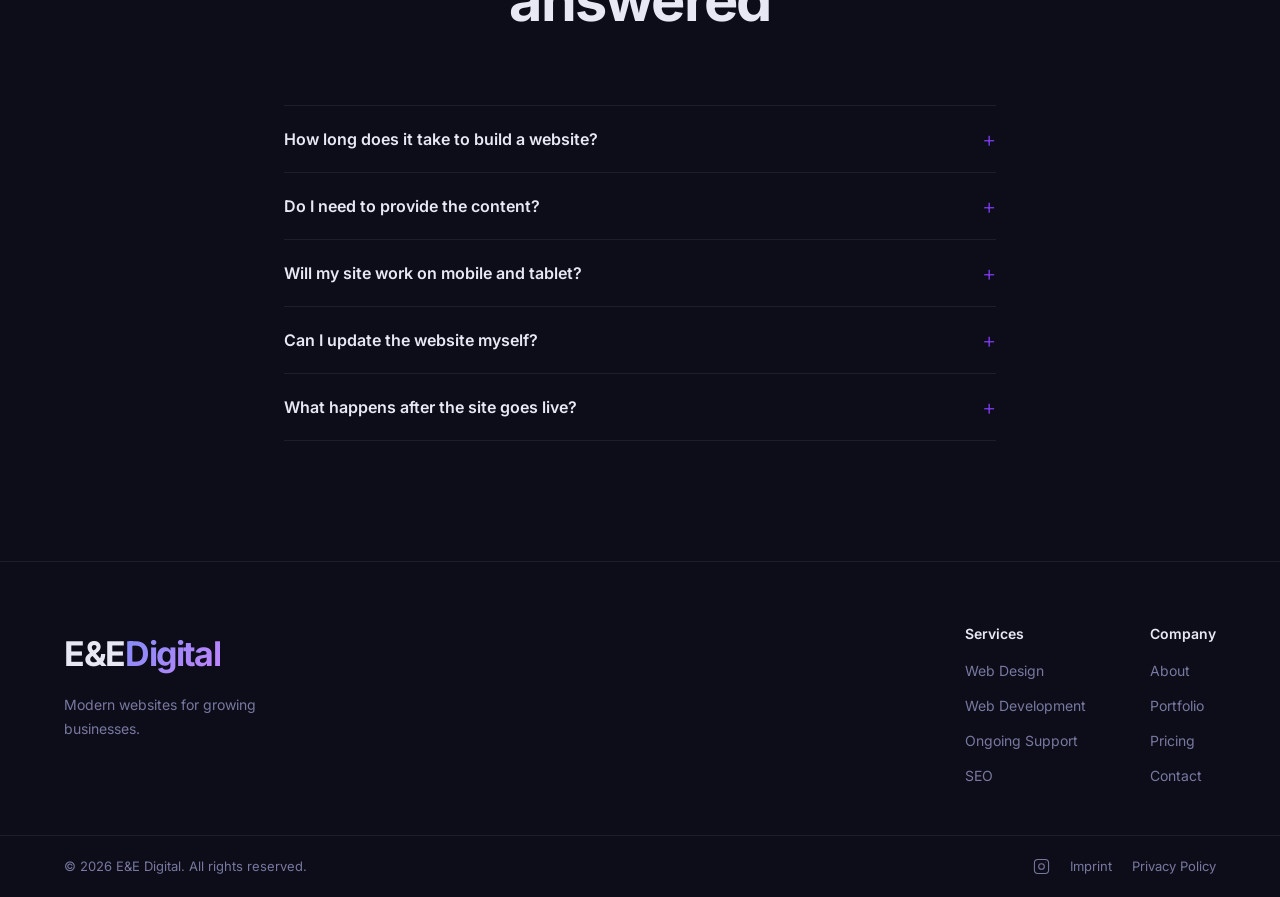
<file: contact.html>
<!DOCTYPE html>
<html lang="en">
<head>
  <meta charset="UTF-8" />
  <meta name="viewport" content="width=device-width, initial-scale=1.0" />
  <title data-i18n="page.contact.doctitle">Contact — E&amp;E Digital</title>
  <meta name="description" content="Get in touch with E&E Digital. Tell us about your project and we'll get back to you within 24 hours with a free quote." data-i18n-content="meta.contact.desc" />
  <meta property="og:type" content="website" />
  <meta property="og:site_name" content="E&amp;E Digital" />
  <meta property="og:url" content="https://ee-digital.de/contact.html" />
  <meta property="og:title" content="Contact — E&amp;E Digital" data-i18n-content="meta.contact.title" />
  <meta property="og:description" content="Get in touch with E&amp;E Digital. Tell us about your project and we'll get back to you within 24 hours with a free quote." data-i18n-content="meta.contact.desc" />
  <meta property="og:image" content="https://ee-digital.de/og-image.png" />
  <meta name="twitter:card" content="summary_large_image" />
  <meta name="twitter:title" content="Contact — E&amp;E Digital" data-i18n-content="meta.contact.title" />
  <meta name="twitter:description" content="Get in touch with E&amp;E Digital. Tell us about your project and we'll get back to you within 24 hours with a free quote." data-i18n-content="meta.contact.desc" />
  <meta name="twitter:image" content="https://ee-digital.de/og-image.png" />
  <link rel="icon" type="image/svg+xml" href="favicon.svg" />
  <link rel="apple-touch-icon" href="apple-touch-icon.png" />
  <link rel="canonical" href="https://ee-digital.de/contact" />
  <link rel="stylesheet" href="styles.css" />
  <script>document.documentElement.setAttribute('data-theme', localStorage.getItem('theme') || 'dark');</script>
</head>
<body>

  <header class="nav" id="nav">
    <div class="container nav__inner">
      <a href="index.html" class="nav__logo">E&amp;E<span>Digital</span></a>
      <nav class="nav__links">
        <a href="services.html" data-i18n="nav.services">Services</a>
        <a href="work.html" data-i18n="nav.work">Work</a>
        <a href="about.html" data-i18n="nav.about">About</a>
        <a href="pricing.html" data-i18n="nav.pricing">Pricing</a>
        <a href="contact.html" class="btn btn--sm" data-i18n="nav.cta">Get a Quote</a>
      </nav>
      <div class="nav__controls">
        <div class="lang-switch">
          <button class="lang-btn" data-lang="en">EN</button>
          <button class="lang-btn" data-lang="tr">TR</button>
          <button class="lang-btn" data-lang="de">DE</button>
        </div>
        <button class="theme-toggle" id="themeToggle" aria-label="Toggle theme">
          <svg class="icon-sun" viewBox="0 0 24 24" fill="none" stroke="currentColor" stroke-width="2"><circle cx="12" cy="12" r="5"/><line x1="12" y1="1" x2="12" y2="3"/><line x1="12" y1="21" x2="12" y2="23"/><line x1="4.22" y1="4.22" x2="5.64" y2="5.64"/><line x1="18.36" y1="18.36" x2="19.78" y2="19.78"/><line x1="1" y1="12" x2="3" y2="12"/><line x1="21" y1="12" x2="23" y2="12"/><line x1="4.22" y1="19.78" x2="5.64" y2="18.36"/><line x1="18.36" y1="5.64" x2="19.78" y2="4.22"/></svg>
          <svg class="icon-moon" viewBox="0 0 24 24" fill="none" stroke="currentColor" stroke-width="2"><path d="M21 12.79A9 9 0 1 1 11.21 3 7 7 0 0 0 21 12.79z"/></svg>
        </button>
        <button class="nav__burger" id="burger" aria-label="Toggle menu">
          <span></span><span></span><span></span>
        </button>
      </div>
    </div>
    <div class="nav__mobile" id="mobileMenu">
      <a href="services.html" data-i18n="nav.services">Services</a>
      <a href="work.html" data-i18n="nav.work">Work</a>
      <a href="about.html" data-i18n="nav.about">About</a>
      <a href="pricing.html" data-i18n="nav.pricing">Pricing</a>
      <a href="contact.html" data-i18n="nav.cta">Get a Quote</a>
      <div class="nav__mobile-footer">
        <div class="lang-switch">
          <button class="lang-btn" data-lang="en">EN</button>
          <button class="lang-btn" data-lang="tr">TR</button>
          <button class="lang-btn" data-lang="de">DE</button>
        </div>
      </div>
    </div>
  </header>

  <main>

    <section class="page-hero">
      <div class="container">
        <p class="page-hero__label" data-i18n="page.contact.label">Get in touch</p>
        <h1 class="page-hero__title" data-i18n="page.contact.title">Let's build something great</h1>
        <p class="page-hero__sub" data-i18n="page.contact.sub">Fill in the form and we'll get back to you within 24 hours with a free consultation and quote.</p>
      </div>
    </section>

    <!-- CONTACT -->
    <section class="section">
      <div class="container contact__inner">

        <div class="contact__content">
          <div class="contact__card">
            <p class="section__label" data-i18n="contact.card.heading">Contact details</p>
            <h2 class="contact__heading" data-i18n="contact.card.text">We'd love to hear from you.</h2>
            <p class="contact__text" data-i18n="contact.card.sub">Not ready for a form? Drop us an email — we're happy to chat about your project, no strings attached.</p>

            <div class="contact__info">
              <a href="mailto:ee-digital@outlook.com" class="contact__item">
                <div class="contact__item-icon">
                  <svg viewBox="0 0 24 24" fill="none" stroke="currentColor" stroke-width="2"><path d="M4 4h16c1.1 0 2 .9 2 2v12c0 1.1-.9 2-2 2H4c-1.1 0-2-.9-2-2V6c0-1.1.9-2 2-2z"/><polyline points="22,6 12,13 2,6"/></svg>
                </div>
                <div class="contact__item-text">
                  <span class="contact__item-label" data-i18n="contact.item1.label">Email us</span>
                  <span class="contact__item-value">ee-digital@outlook.com</span>
                </div>
              </a>
              <div class="contact__item">
                <div class="contact__item-icon">
                  <svg viewBox="0 0 24 24" fill="none" stroke="currentColor" stroke-width="2"><circle cx="12" cy="12" r="10"/><polyline points="12 6 12 12 16 14"/></svg>
                </div>
                <div class="contact__item-text">
                  <span class="contact__item-label" data-i18n="contact.item3.label">Response time</span>
                  <span class="contact__item-value" data-i18n="contact.item3.val">Within 24 hours</span>
                </div>
              </div>
            </div>

            <div class="contact__social" style="margin-bottom: 1.5rem;">
              <span class="contact__social-label" data-i18n="contact.social.label">Follow us</span>
              <div class="contact__social-links">
                <a href="https://www.instagram.com/ee_digitalll/" target="_blank" rel="noopener noreferrer" class="social__link">Instagram</a>
              </div>
            </div>

            <div class="contact__trust">
              <div class="contact__trust-item">
                <svg viewBox="0 0 24 24" fill="none" stroke="currentColor" stroke-width="2.5"><polyline points="20 6 9 17 4 12"/></svg>
                <span data-i18n="contact.trust1">Free discovery call</span>
              </div>
              <div class="contact__trust-item">
                <svg viewBox="0 0 24 24" fill="none" stroke="currentColor" stroke-width="2.5"><polyline points="20 6 9 17 4 12"/></svg>
                <span data-i18n="contact.trust2">No obligation quote</span>
              </div>
              <div class="contact__trust-item">
                <svg viewBox="0 0 24 24" fill="none" stroke="currentColor" stroke-width="2.5"><polyline points="20 6 9 17 4 12"/></svg>
                <span data-i18n="contact.trust3">Delivered in 2 weeks</span>
              </div>
            </div>
          </div>
        </div>

        <div class="contact__form-wrap">
          <form class="contact__form" id="contactForm" novalidate>
            <div class="contact__form-header">
              <h3 class="contact__form-title" data-i18n="contact.form.title">Tell us about your project</h3>
              <p class="contact__form-sub" data-i18n="contact.form.sub">We'll review your message and get back to you with a free consultation and quote.</p>
            </div>
            <div class="form__row">
              <div class="form__group">
                <label for="name" data-i18n="form.name">Your name</label>
                <input type="text" id="name" name="name" placeholder="John Smith" data-i18n="form.name.ph" required />
              </div>
              <div class="form__group">
                <label for="email" data-i18n="form.email">Email address</label>
                <input type="email" id="email" name="email" placeholder="john@example.com" data-i18n="form.email.ph" required />
              </div>
            </div>
            <div class="form__row">
              <div class="form__group">
                <label for="phone" data-i18n="form.phone">Phone (optional)</label>
                <input type="tel" id="phone" name="phone" placeholder="+44 7700 000000" data-i18n="form.phone.ph" />
              </div>
              <div class="form__group">
                <label for="budget" data-i18n="form.budget">Approximate budget</label>
                <select id="budget" name="budget">
                  <option value="" disabled selected data-i18n="form.budget.placeholder">Select a range...</option>
                  <option data-i18n="form.budget.opt1">Under £1,000</option>
                  <option data-i18n="form.budget.opt2">£1,000 – £2,500</option>
                  <option data-i18n="form.budget.opt3">£2,500 – £5,000</option>
                  <option data-i18n="form.budget.opt4">£5,000+</option>
                  <option data-i18n="form.budget.opt5">Not sure yet</option>
                </select>
              </div>
            </div>
            <div class="form__group">
              <label for="service" data-i18n="form.service">Service needed</label>
              <select id="service" name="service">
                <option value="" disabled selected data-i18n="form.service.placeholder">Select a service...</option>
                <option data-i18n="form.service.opt1">Website Design</option>
                <option data-i18n="form.service.opt2">Web Development</option>
                <option data-i18n="form.service.opt3">Landing Page</option>
                <option data-i18n="form.service.opt4">SEO Optimisation</option>
                <option data-i18n="form.service.opt5">Ongoing Support</option>
                <option data-i18n="form.service.opt6">Other / Not Sure</option>
              </select>
            </div>
            <div class="form__group">
              <label for="message" data-i18n="form.message">Tell us about your project</label>
              <textarea id="message" name="message" rows="5" placeholder="Describe your project, goals, timeline, and any specific requirements..." data-i18n="form.message.ph" required></textarea>
            </div>
            <button type="submit" class="btn btn--primary btn--full" data-i18n="form.submit">Send Message</button>
            <div class="form__success" id="formSuccess" data-i18n="form.success">
              Thanks! We'll be in touch within 24 hours.
            </div>
            <div class="form__error" id="formError" data-i18n="form.error">
              Something went wrong. Please email us directly at ee-digital@outlook.com.
            </div>
          </form>
        </div>

      </div>
    </section>

    <!-- FAQ -->
    <section class="section section--alt">
      <div class="container faq__container">
        <div class="section__header">
          <p class="section__label" data-i18n="contact.faq.label">FAQ</p>
          <h2 class="section__title" data-i18n="contact.faq.title">Common questions answered</h2>
        </div>
        <div class="faq__list">

          <div class="faq__item">
            <button class="faq__question"><span data-i18n="contact.faq1.q">How long does it take to build a website?</span> <span class="faq__icon">+</span></button>
            <div class="faq__answer"><p data-i18n="contact.faq1.a">Most projects are completed within 2–4 weeks depending on scope. Simple sites and landing pages can be done in under 2 weeks, while larger or more complex builds may take 3–5 weeks. We'll give you a clear timeline before we start.</p></div>
          </div>

          <div class="faq__item">
            <button class="faq__question"><span data-i18n="contact.faq2.q">Do I need to provide the content?</span> <span class="faq__icon">+</span></button>
            <div class="faq__answer"><p data-i18n="contact.faq2.a">You'll need to provide your logo, brand colours, and any specific text or images you want. If you need help with copywriting or photography, we can recommend trusted partners or handle it for an additional fee.</p></div>
          </div>

          <div class="faq__item">
            <button class="faq__question"><span data-i18n="contact.faq3.q">Will my site work on mobile and tablet?</span> <span class="faq__icon">+</span></button>
            <div class="faq__answer"><p data-i18n="contact.faq3.a">Absolutely. Every website we build is fully responsive and tested across all major devices and screen sizes. Mobile performance is one of our top priorities — it affects both UX and SEO rankings.</p></div>
          </div>

          <div class="faq__item">
            <button class="faq__question"><span data-i18n="contact.faq4.q">Can I update the website myself?</span> <span class="faq__icon">+</span></button>
            <div class="faq__answer"><p data-i18n="contact.faq4.a">For small changes and updates after launch, just send us a message — we handle it for you quickly. For regular ongoing updates, our maintenance packages are a great fit. We keep things simple and hassle-free.</p></div>
          </div>

          <div class="faq__item">
            <button class="faq__question"><span data-i18n="contact.faq5.q">What happens after the site goes live?</span> <span class="faq__icon">+</span></button>
            <div class="faq__answer"><p data-i18n="contact.faq5.a">All packages include post-launch support. We fix any bugs that arise, and we're always available if you have questions. Ongoing maintenance retainers are also available for regular updates.</p></div>
          </div>

        </div>
      </div>
    </section>

  </main>

  <button class="back-to-top" id="backToTop" aria-label="Back to top">
    <svg viewBox="0 0 24 24" fill="none" stroke="currentColor" stroke-width="2.5"><path d="M18 15l-6-6-6 6"/></svg>
  </button>

  <footer class="footer">
    <div class="container footer__inner">
      <div class="footer__brand">
        <a href="index.html" class="nav__logo">E&amp;E<span>Digital</span></a>
        <p data-i18n="footer.tagline">Modern websites for growing businesses.</p>
      </div>
      <div class="footer__links">
        <div class="footer__col">
          <h4 data-i18n="footer.services">Services</h4>
          <a href="services.html" data-i18n="footer.link.design">Web Design</a>
          <a href="services.html" data-i18n="footer.link.dev">Web Development</a>
          <a href="services.html" data-i18n="footer.link.support">Ongoing Support</a>
          <a href="services.html" data-i18n="footer.link.seo">SEO</a>
        </div>
        <div class="footer__col">
          <h4 data-i18n="footer.company">Company</h4>
          <a href="about.html" data-i18n="nav.about">About</a>
          <a href="work.html" data-i18n="footer.link.portfolio">Portfolio</a>
          <a href="pricing.html" data-i18n="nav.pricing">Pricing</a>
          <a href="contact.html" data-i18n="footer.link.contact">Contact</a>
        </div>
      </div>
    </div>
    <div class="footer__bottom">
      <div class="container">
        <span data-i18n="footer.rights">&copy; 2026 E&amp;E Digital. All rights reserved.</span>
        <div class="footer__legal">
          <a href="https://www.instagram.com/ee_digitalll/" target="_blank" rel="noopener noreferrer" class="footer__ig" aria-label="Instagram"><svg viewBox="0 0 24 24" fill="none" stroke="currentColor" stroke-width="1.5" width="17" height="17"><rect x="2" y="2" width="20" height="20" rx="5"/><circle cx="12" cy="12" r="4"/><circle cx="17.5" cy="6.5" r="0.5" fill="currentColor" stroke="none"/></svg></a>
          <a href="impressum.html" data-i18n="footer.link.impressum">Impressum</a>
          <a href="datenschutz.html" data-i18n="footer.link.datenschutz">Datenschutz</a>
        </div>
      </div>
    </div>
  </footer>

  <script src="script.js"></script>
</body>
</html>
</file>
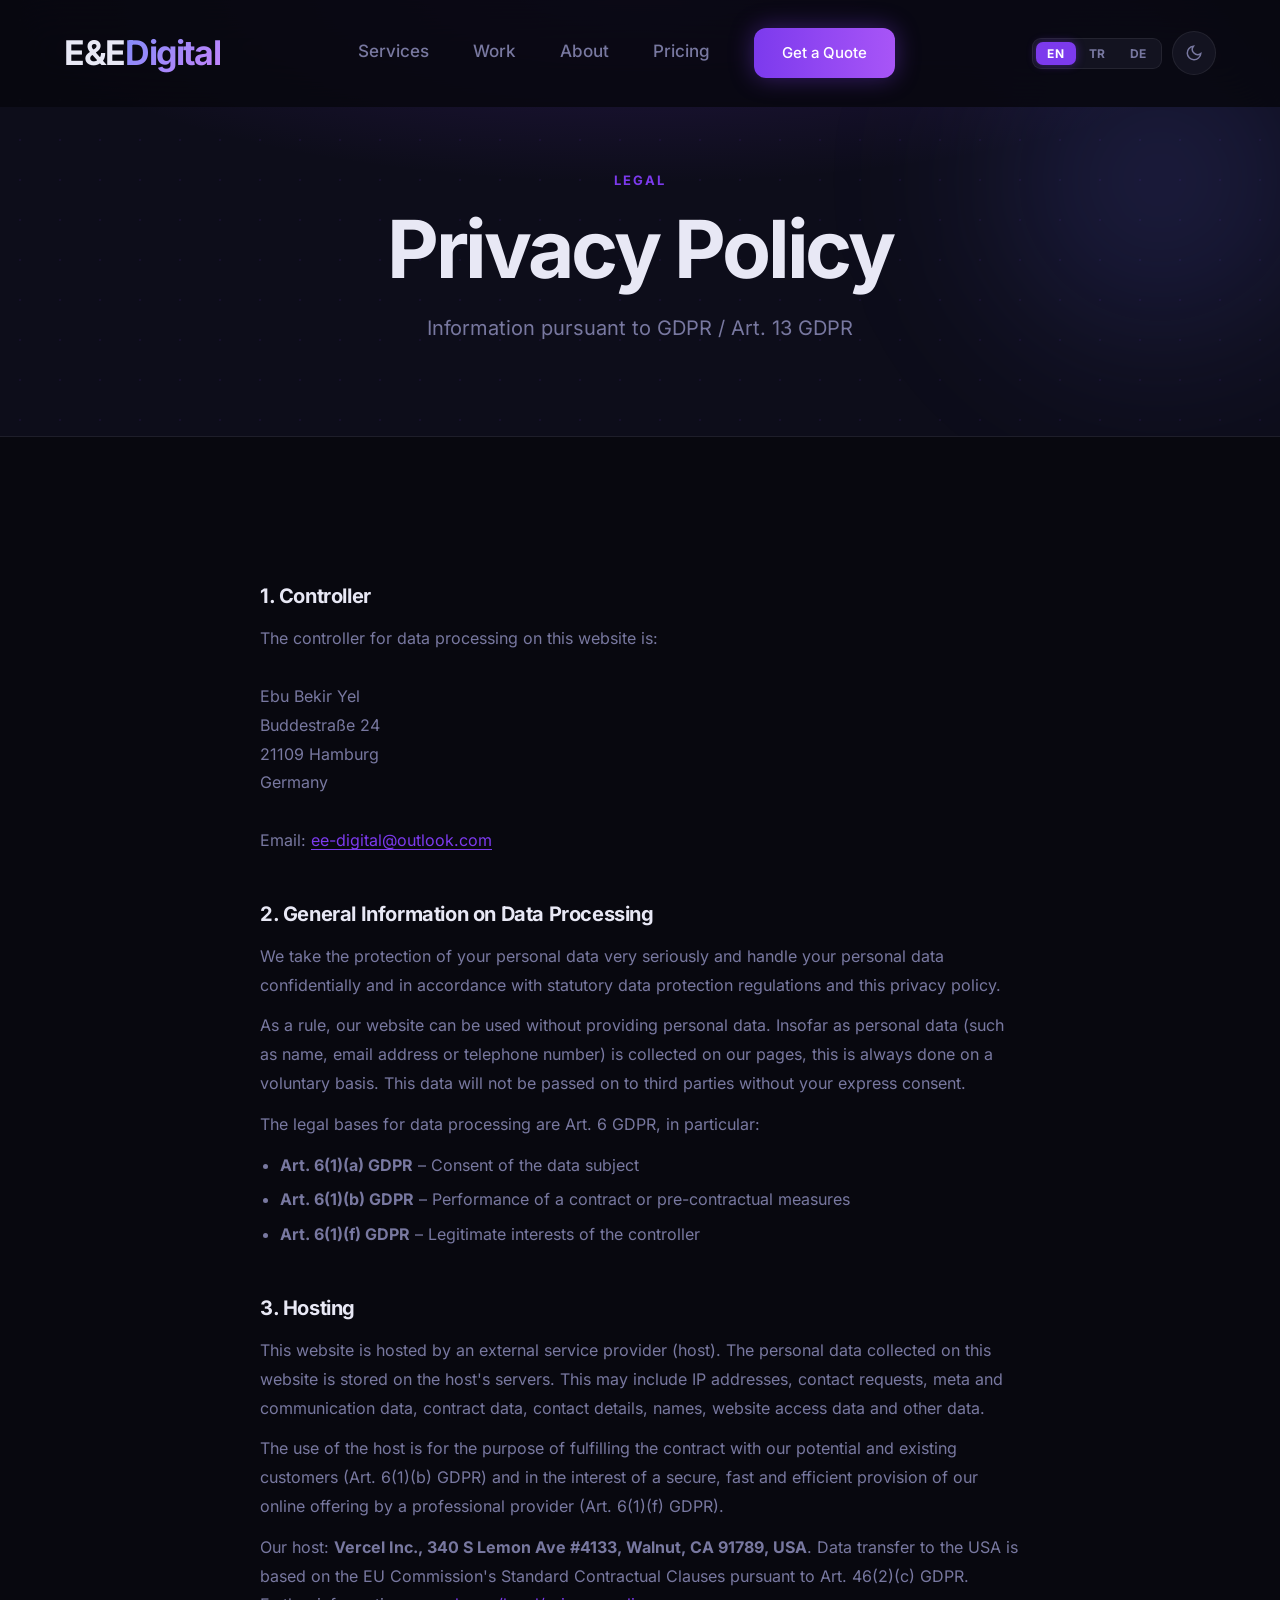
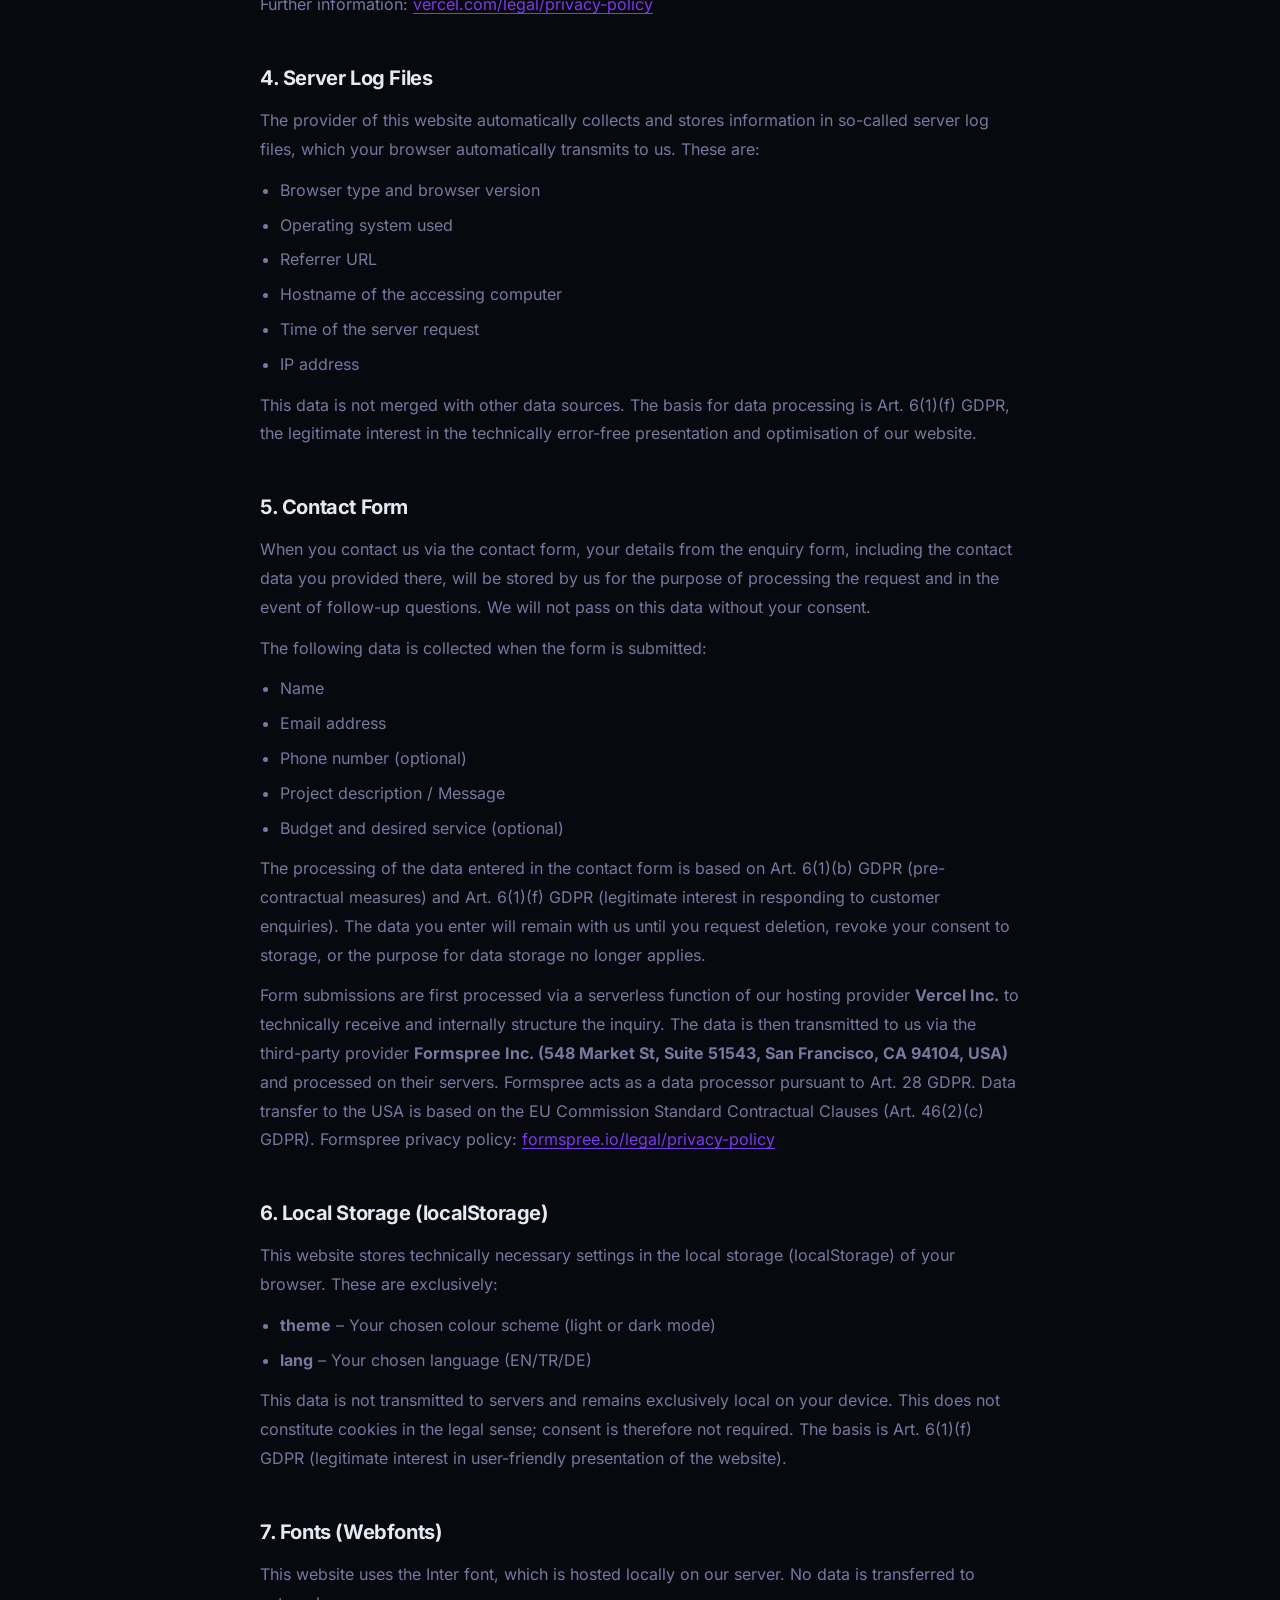
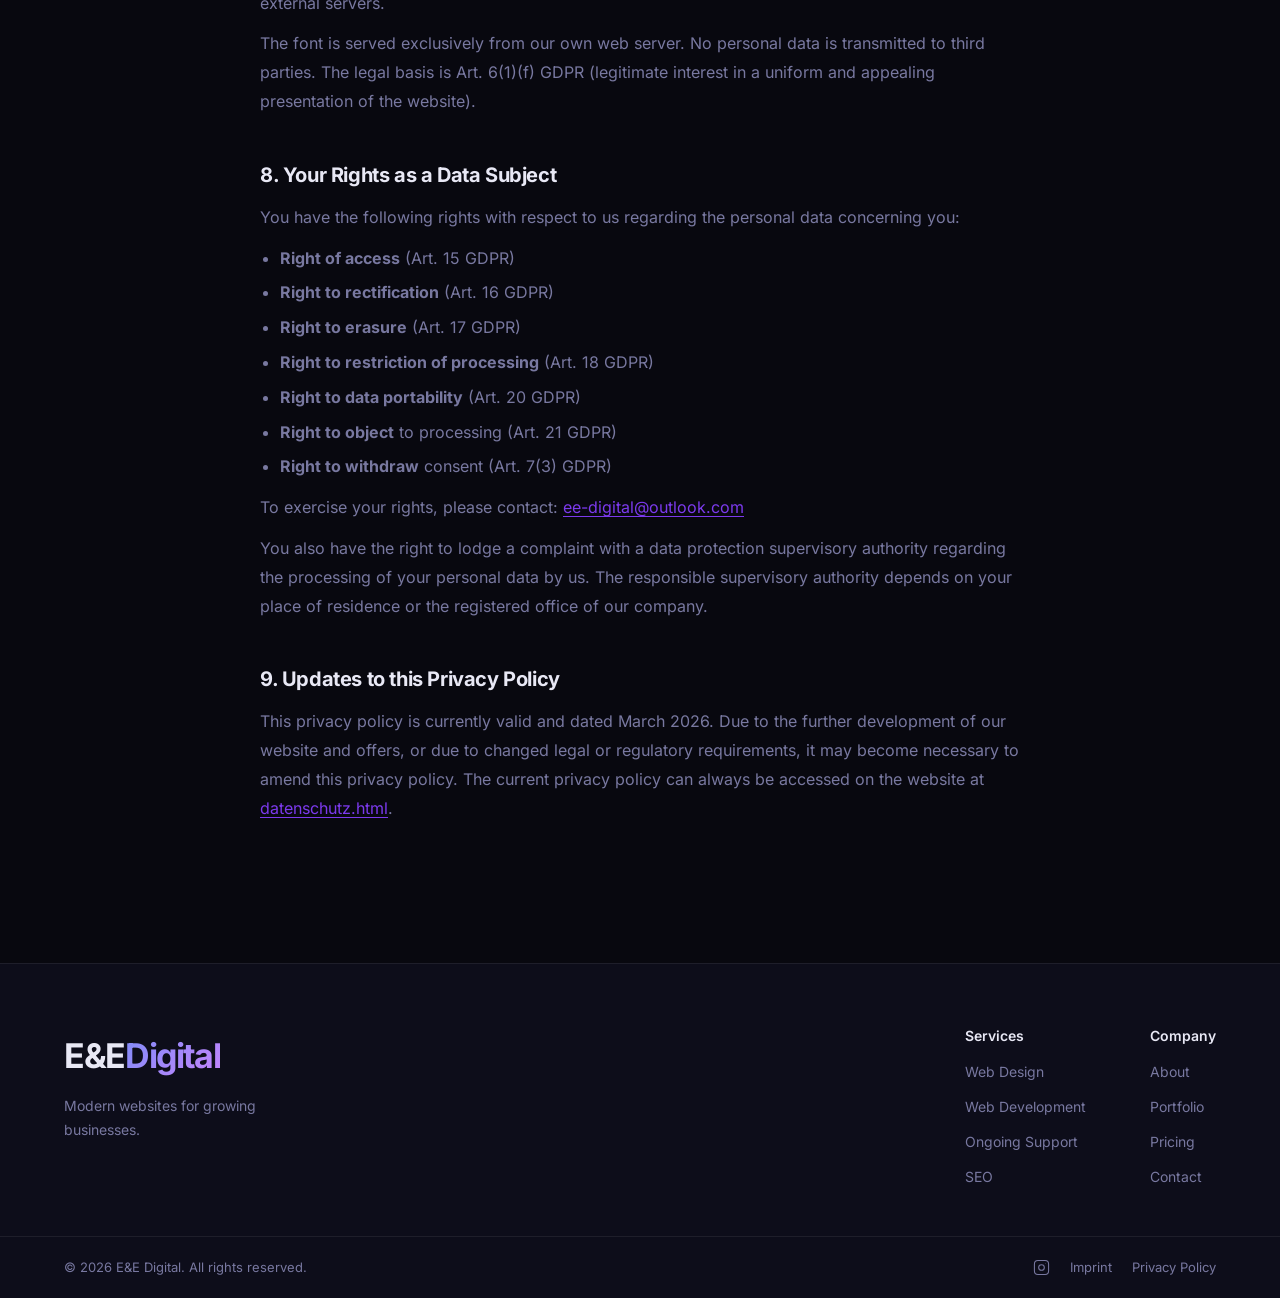
<file: datenschutz.html>
<!DOCTYPE html>
<html lang="de">
<head>
  <meta charset="UTF-8" />
  <meta name="viewport" content="width=device-width, initial-scale=1.0" />
  <title data-i18n="page.datenschutz.doctitle">Datenschutzerklärung — E&amp;E Digital</title>
  <meta name="robots" content="noindex, follow" />
  <link rel="icon" type="image/svg+xml" href="favicon.svg" />
  <link rel="apple-touch-icon" href="apple-touch-icon.png" />
  <link rel="canonical" href="https://ee-digital.de/datenschutz" />
  <link rel="stylesheet" href="styles.css" />
  <script>document.documentElement.setAttribute('data-theme', localStorage.getItem('theme') || 'dark');</script>
</head>
<body>

  <header class="nav" id="nav">
    <div class="container nav__inner">
      <a href="index.html" class="nav__logo">E&amp;E<span>Digital</span></a>
      <nav class="nav__links">
        <a href="services.html" data-i18n="nav.services">Services</a>
        <a href="work.html" data-i18n="nav.work">Work</a>
        <a href="about.html" data-i18n="nav.about">About</a>
        <a href="pricing.html" data-i18n="nav.pricing">Pricing</a>
        <a href="contact.html" class="btn btn--sm" data-i18n="nav.cta">Get a Quote</a>
      </nav>
      <div class="nav__controls">
        <div class="lang-switch">
          <button class="lang-btn" data-lang="en">EN</button>
          <button class="lang-btn" data-lang="tr">TR</button>
          <button class="lang-btn" data-lang="de">DE</button>
        </div>
        <button class="theme-toggle" id="themeToggle" aria-label="Toggle theme">
          <svg class="icon-sun" viewBox="0 0 24 24" fill="none" stroke="currentColor" stroke-width="2"><circle cx="12" cy="12" r="5"/><line x1="12" y1="1" x2="12" y2="3"/><line x1="12" y1="21" x2="12" y2="23"/><line x1="4.22" y1="4.22" x2="5.64" y2="5.64"/><line x1="18.36" y1="18.36" x2="19.78" y2="19.78"/><line x1="1" y1="12" x2="3" y2="12"/><line x1="21" y1="12" x2="23" y2="12"/><line x1="4.22" y1="19.78" x2="5.64" y2="18.36"/><line x1="18.36" y1="5.64" x2="19.78" y2="4.22"/></svg>
          <svg class="icon-moon" viewBox="0 0 24 24" fill="none" stroke="currentColor" stroke-width="2"><path d="M21 12.79A9 9 0 1 1 11.21 3 7 7 0 0 0 21 12.79z"/></svg>
        </button>
        <button class="nav__burger" id="burger" aria-label="Toggle menu">
          <span></span><span></span><span></span>
        </button>
      </div>
    </div>
    <div class="nav__mobile" id="mobileMenu">
      <a href="services.html" data-i18n="nav.services">Services</a>
      <a href="work.html" data-i18n="nav.work">Work</a>
      <a href="about.html" data-i18n="nav.about">About</a>
      <a href="pricing.html" data-i18n="nav.pricing">Pricing</a>
      <a href="contact.html" data-i18n="nav.cta">Get a Quote</a>
      <div class="nav__mobile-footer">
        <div class="lang-switch">
          <button class="lang-btn" data-lang="en">EN</button>
          <button class="lang-btn" data-lang="tr">TR</button>
          <button class="lang-btn" data-lang="de">DE</button>
        </div>
      </div>
    </div>
  </header>

  <main>

    <section class="page-hero">
      <div class="container">
        <p class="page-hero__label" data-i18n="page.datenschutz.label">Rechtliches</p>
        <h1 class="page-hero__title" data-i18n="page.datenschutz.title">Datenschutzerklärung</h1>
        <p class="page-hero__sub" data-i18n="page.datenschutz.sub">Informationen gemäß DSGVO / Art. 13 DSGVO</p>
      </div>
    </section>

    <section class="section">
      <div class="container">
        <div class="legal-content">

          <div class="legal-block">
            <h2 data-i18n="dsgvo.h1">1. Verantwortlicher</h2>
            <p data-i18n="dsgvo.p1" data-i18n-html>
              Verantwortlicher für die Datenverarbeitung auf dieser Website ist:<br><br>
              Ebu Bekir Yel<br>
              Buddestraße 24<br>
              21109 Hamburg<br>
              Deutschland<br><br>
              E-Mail: <a href="mailto:ee-digital@outlook.com">ee-digital@outlook.com</a>
            </p>
          </div>

          <div class="legal-block">
            <h2 data-i18n="dsgvo.h2">2. Allgemeine Hinweise zur Datenverarbeitung</h2>
            <p data-i18n="dsgvo.p2a">
              Wir nehmen den Schutz Ihrer persönlichen Daten sehr ernst und behandeln Ihre personenbezogenen
              Daten vertraulich und entsprechend den gesetzlichen Datenschutzvorschriften sowie dieser
              Datenschutzerklärung.
            </p>
            <p data-i18n="dsgvo.p2b">
              Die Nutzung unserer Website ist in der Regel ohne Angabe personenbezogener Daten möglich.
              Soweit auf unseren Seiten personenbezogene Daten (beispielsweise Name, E-Mail-Adresse oder
              Telefonnummer) erhoben werden, erfolgt dies stets auf freiwilliger Basis. Diese Daten werden
              ohne Ihre ausdrückliche Zustimmung nicht an Dritte weitergegeben.
            </p>
            <p data-i18n="dsgvo.p2c">
              Rechtsgrundlagen der Datenverarbeitung sind Art. 6 DSGVO, insbesondere:
            </p>
            <ul data-i18n="dsgvo.p2.list" data-i18n-html>
              <li><strong>Art. 6 Abs. 1 lit. a DSGVO</strong> – Einwilligung der betroffenen Person</li>
              <li><strong>Art. 6 Abs. 1 lit. b DSGVO</strong> – Vertragserfüllung oder vorvertragliche Maßnahmen</li>
              <li><strong>Art. 6 Abs. 1 lit. f DSGVO</strong> – Berechtigte Interessen des Verantwortlichen</li>
            </ul>
          </div>

          <div class="legal-block">
            <h2 data-i18n="dsgvo.h3">3. Hosting</h2>
            <p data-i18n="dsgvo.p3a">
              Diese Website wird bei einem externen Dienstleister gehostet (Hoster). Die personenbezogenen
              Daten, die auf dieser Website erfasst werden, werden auf den Servern des Hosters gespeichert.
              Hierbei kann es sich v. a. um IP-Adressen, Kontaktanfragen, Meta- und Kommunikationsdaten,
              Vertragsdaten, Kontaktdaten, Namen, Websitezugriffe und sonstige Daten handeln.
            </p>
            <p data-i18n="dsgvo.p3b">
              Der Einsatz des Hosters erfolgt zum Zwecke der Vertragserfüllung gegenüber unseren potenziellen
              und bestehenden Kunden (Art. 6 Abs. 1 lit. b DSGVO) und im Interesse einer sicheren, schnellen
              und effizienten Bereitstellung unseres Online-Angebots durch einen professionellen Anbieter
              (Art. 6 Abs. 1 lit. f DSGVO).
            </p>
            <p data-i18n="dsgvo.p3c" data-i18n-html>
              Unser Hoster: <strong>Vercel Inc., 340 S Lemon Ave #4133, Walnut, CA 91789, USA</strong>. Die Datenübertragung in die USA erfolgt auf Grundlage der Standardvertragsklauseln der EU-Kommission gemäß Art. 46 Abs. 2 lit. c DSGVO. Weitere Informationen: <a href="https://vercel.com/legal/privacy-policy" target="_blank" rel="noopener noreferrer">vercel.com/legal/privacy-policy</a>
            </p>
          </div>

          <div class="legal-block">
            <h2 data-i18n="dsgvo.h4">4. Server-Log-Dateien</h2>
            <p data-i18n="dsgvo.p4a">
              Der Provider dieser Website erhebt und speichert automatisch Informationen in sogenannten
              Server-Log-Dateien, die Ihr Browser automatisch an uns übermittelt. Dies sind:
            </p>
            <ul data-i18n="dsgvo.p4.list" data-i18n-html>
              <li>Browsertyp und Browserversion</li>
              <li>Verwendetes Betriebssystem</li>
              <li>Referrer URL</li>
              <li>Hostname des zugreifenden Rechners</li>
              <li>Uhrzeit der Serveranfrage</li>
              <li>IP-Adresse</li>
            </ul>
            <p data-i18n="dsgvo.p4b">
              Eine Zusammenführung dieser Daten mit anderen Datenquellen wird nicht vorgenommen.
              Grundlage für die Datenverarbeitung ist Art. 6 Abs. 1 lit. f DSGVO, das berechtigte Interesse
              an der technisch fehlerfreien Darstellung und der Optimierung unserer Website.
            </p>
          </div>

          <div class="legal-block">
            <h2 data-i18n="dsgvo.h5">5. Kontaktformular</h2>
            <p data-i18n="dsgvo.p5a">
              Wenn Sie uns per Kontaktformular Anfragen zukommen lassen, werden Ihre Angaben aus dem
              Anfrageformular inklusive der von Ihnen dort angegebenen Kontaktdaten zwecks Bearbeitung
              der Anfrage und für den Fall von Anschlussfragen bei uns gespeichert. Diese Daten geben
              wir nicht ohne Ihre Einwilligung weiter.
            </p>
            <p data-i18n="dsgvo.p5b">
              Folgende Daten werden beim Absenden des Formulars erhoben:
            </p>
            <ul data-i18n="dsgvo.p5.list" data-i18n-html>
              <li>Name</li>
              <li>E-Mail-Adresse</li>
              <li>Telefonnummer (optional)</li>
              <li>Projektbeschreibung / Nachricht</li>
              <li>Budget und gewünschte Dienstleistung (optional)</li>
            </ul>
            <p data-i18n="dsgvo.p5c">
              Die Verarbeitung der in das Kontaktformular eingegebenen Daten erfolgt auf Grundlage von
              Art. 6 Abs. 1 lit. b DSGVO (vorvertragliche Maßnahmen) sowie Art. 6 Abs. 1 lit. f DSGVO
              (berechtigtes Interesse an der Beantwortung von Kundenanfragen). Die von Ihnen eingegebenen
              Daten verbleiben bei uns, bis Sie uns zur Löschung auffordern, Ihre Einwilligung zur
              Speicherung widerrufen oder der Zweck für die Datenspeicherung entfällt.
            </p>
            <p data-i18n="dsgvo.p5d" data-i18n-html>
              Die Formularanfrage wird zunächst über eine Serverless-Funktion unseres Hosting-Anbieters <strong>Vercel Inc.</strong> verarbeitet, um die Anfrage technisch entgegenzunehmen und intern zu strukturieren. Anschließend werden die Daten über den Drittanbieter <strong>Formspree Inc. (548 Market St, Suite 51543, San Francisco, CA 94104, USA)</strong> an uns übermittelt und auf dessen Servern verarbeitet. Formspree handelt als Auftragsverarbeiter gemäß Art. 28 DSGVO. Die Übertragung in die USA erfolgt auf Grundlage der Standardvertragsklauseln der EU-Kommission (Art. 46 Abs. 2 lit. c DSGVO). Datenschutzerklärung von Formspree: <a href="https://formspree.io/legal/privacy-policy" target="_blank" rel="noopener noreferrer">formspree.io/legal/privacy-policy</a>
            </p>
          </div>

          <div class="legal-block">
            <h2 data-i18n="dsgvo.h6">6. Lokaler Speicher (localStorage)</h2>
            <p data-i18n="dsgvo.p6a">
              Diese Website speichert technisch notwendige Einstellungen im lokalen Speicher (localStorage)
              Ihres Browsers. Dabei handelt es sich ausschließlich um:
            </p>
            <ul data-i18n="dsgvo.p6.list" data-i18n-html>
              <li><strong>theme</strong> – Ihre gewählte Farbdarstellung (Hell- oder Dunkelmodus)</li>
              <li><strong>lang</strong> – Ihre gewählte Sprache (EN/TR/DE)</li>
            </ul>
            <p data-i18n="dsgvo.p6b">
              Diese Daten werden nicht an Server übertragen und verbleiben ausschließlich lokal auf Ihrem
              Gerät. Es handelt sich um keine Cookies im rechtlichen Sinne; eine Einwilligung ist daher
              nicht erforderlich. Grundlage ist Art. 6 Abs. 1 lit. f DSGVO (berechtigtes Interesse an der
              nutzerfreundlichen Darstellung der Website).
            </p>
          </div>

          <div class="legal-block">
            <h2 data-i18n="dsgvo.h7">7. Schriftarten (Webfonts)</h2>
            <p data-i18n="dsgvo.p7a">
              Diese Website verwendet die Schriftart Inter, welche lokal auf unserem Server eingebunden ist.
              Es findet kein Datentransfer an externe Server statt.
            </p>
            <p data-i18n="dsgvo.p7b">
              Die Schriftart wird ausschließlich von unserem eigenen Webserver ausgeliefert. Dabei werden
              keine personenbezogenen Daten an Dritte übermittelt. Rechtsgrundlage ist Art. 6 Abs. 1 lit. f
              DSGVO (berechtigtes Interesse an einer einheitlichen und ansprechenden Darstellung der Website).
            </p>
          </div>

          <div class="legal-block">
            <h2 data-i18n="dsgvo.h8">8. Ihre Rechte als betroffene Person</h2>
            <p data-i18n="dsgvo.p8a">Sie haben gegenüber uns folgende Rechte hinsichtlich der Sie betreffenden personenbezogenen Daten:</p>
            <ul data-i18n="dsgvo.p8.list" data-i18n-html>
              <li><strong>Recht auf Auskunft</strong> (Art. 15 DSGVO)</li>
              <li><strong>Recht auf Berichtigung</strong> (Art. 16 DSGVO)</li>
              <li><strong>Recht auf Löschung</strong> (Art. 17 DSGVO)</li>
              <li><strong>Recht auf Einschränkung der Verarbeitung</strong> (Art. 18 DSGVO)</li>
              <li><strong>Recht auf Datenübertragbarkeit</strong> (Art. 20 DSGVO)</li>
              <li><strong>Recht auf Widerspruch</strong> gegen die Verarbeitung (Art. 21 DSGVO)</li>
              <li><strong>Recht auf Widerruf</strong> erteilter Einwilligungen (Art. 7 Abs. 3 DSGVO)</li>
            </ul>
            <p data-i18n="dsgvo.p8b" data-i18n-html>
              Zur Ausübung Ihrer Rechte wenden Sie sich bitte an:
              <a href="mailto:ee-digital@outlook.com">ee-digital@outlook.com</a>
            </p>
            <p data-i18n="dsgvo.p8c">
              Außerdem haben Sie das Recht, sich bei einer Datenschutz-Aufsichtsbehörde über die Verarbeitung
              Ihrer personenbezogenen Daten durch uns zu beschweren. Die zuständige Aufsichtsbehörde richtet
              sich nach Ihrem Wohnort bzw. dem Sitz unseres Unternehmens.
            </p>
          </div>

          <div class="legal-block">
            <h2 data-i18n="dsgvo.h9">9. Aktualität und Änderung dieser Datenschutzerklärung</h2>
            <p data-i18n="dsgvo.p9" data-i18n-html>
              Diese Datenschutzerklärung ist aktuell gültig und hat den Stand März 2026.
              Durch die Weiterentwicklung unserer Website und Angebote oder aufgrund geänderter gesetzlicher
              beziehungsweise behördlicher Vorgaben kann es notwendig werden, diese Datenschutzerklärung zu
              ändern. Die jeweils aktuelle Datenschutzerklärung kann jederzeit auf der Website unter
              <a href="datenschutz.html">datenschutz.html</a> abgerufen werden.
            </p>
          </div>

        </div>
      </div>
    </section>

  </main>

  <button class="back-to-top" id="backToTop" aria-label="Back to top">
    <svg viewBox="0 0 24 24" fill="none" stroke="currentColor" stroke-width="2.5"><path d="M18 15l-6-6-6 6"/></svg>
  </button>

  <footer class="footer">
    <div class="container footer__inner">
      <div class="footer__brand">
        <a href="index.html" class="nav__logo">E&amp;E<span>Digital</span></a>
        <p data-i18n="footer.tagline">Modern websites for growing businesses.</p>
      </div>
      <div class="footer__links">
        <div class="footer__col">
          <h4 data-i18n="footer.services">Services</h4>
          <a href="services.html" data-i18n="footer.link.design">Web Design</a>
          <a href="services.html" data-i18n="footer.link.dev">Web Development</a>
          <a href="services.html" data-i18n="footer.link.support">Ongoing Support</a>
          <a href="services.html" data-i18n="footer.link.seo">SEO</a>
        </div>
        <div class="footer__col">
          <h4 data-i18n="footer.company">Company</h4>
          <a href="about.html" data-i18n="nav.about">About</a>
          <a href="work.html" data-i18n="footer.link.portfolio">Portfolio</a>
          <a href="pricing.html" data-i18n="nav.pricing">Pricing</a>
          <a href="contact.html" data-i18n="footer.link.contact">Contact</a>
        </div>
      </div>
    </div>
    <div class="footer__bottom">
      <div class="container">
        <span data-i18n="footer.rights">&copy; 2026 E&amp;E Digital. All rights reserved.</span>
        <div class="footer__legal">
          <a href="https://www.instagram.com/ee_digitalll/" target="_blank" rel="noopener noreferrer" class="footer__ig" aria-label="Instagram"><svg viewBox="0 0 24 24" fill="none" stroke="currentColor" stroke-width="1.5" width="17" height="17"><rect x="2" y="2" width="20" height="20" rx="5"/><circle cx="12" cy="12" r="4"/><circle cx="17.5" cy="6.5" r="0.5" fill="currentColor" stroke="none"/></svg></a>
          <a href="impressum.html" data-i18n="footer.link.impressum">Impressum</a>
          <a href="datenschutz.html" data-i18n="footer.link.datenschutz">Datenschutz</a>
        </div>
      </div>
    </div>
  </footer>

  <script src="script.js"></script>
</body>
</html>
</file>
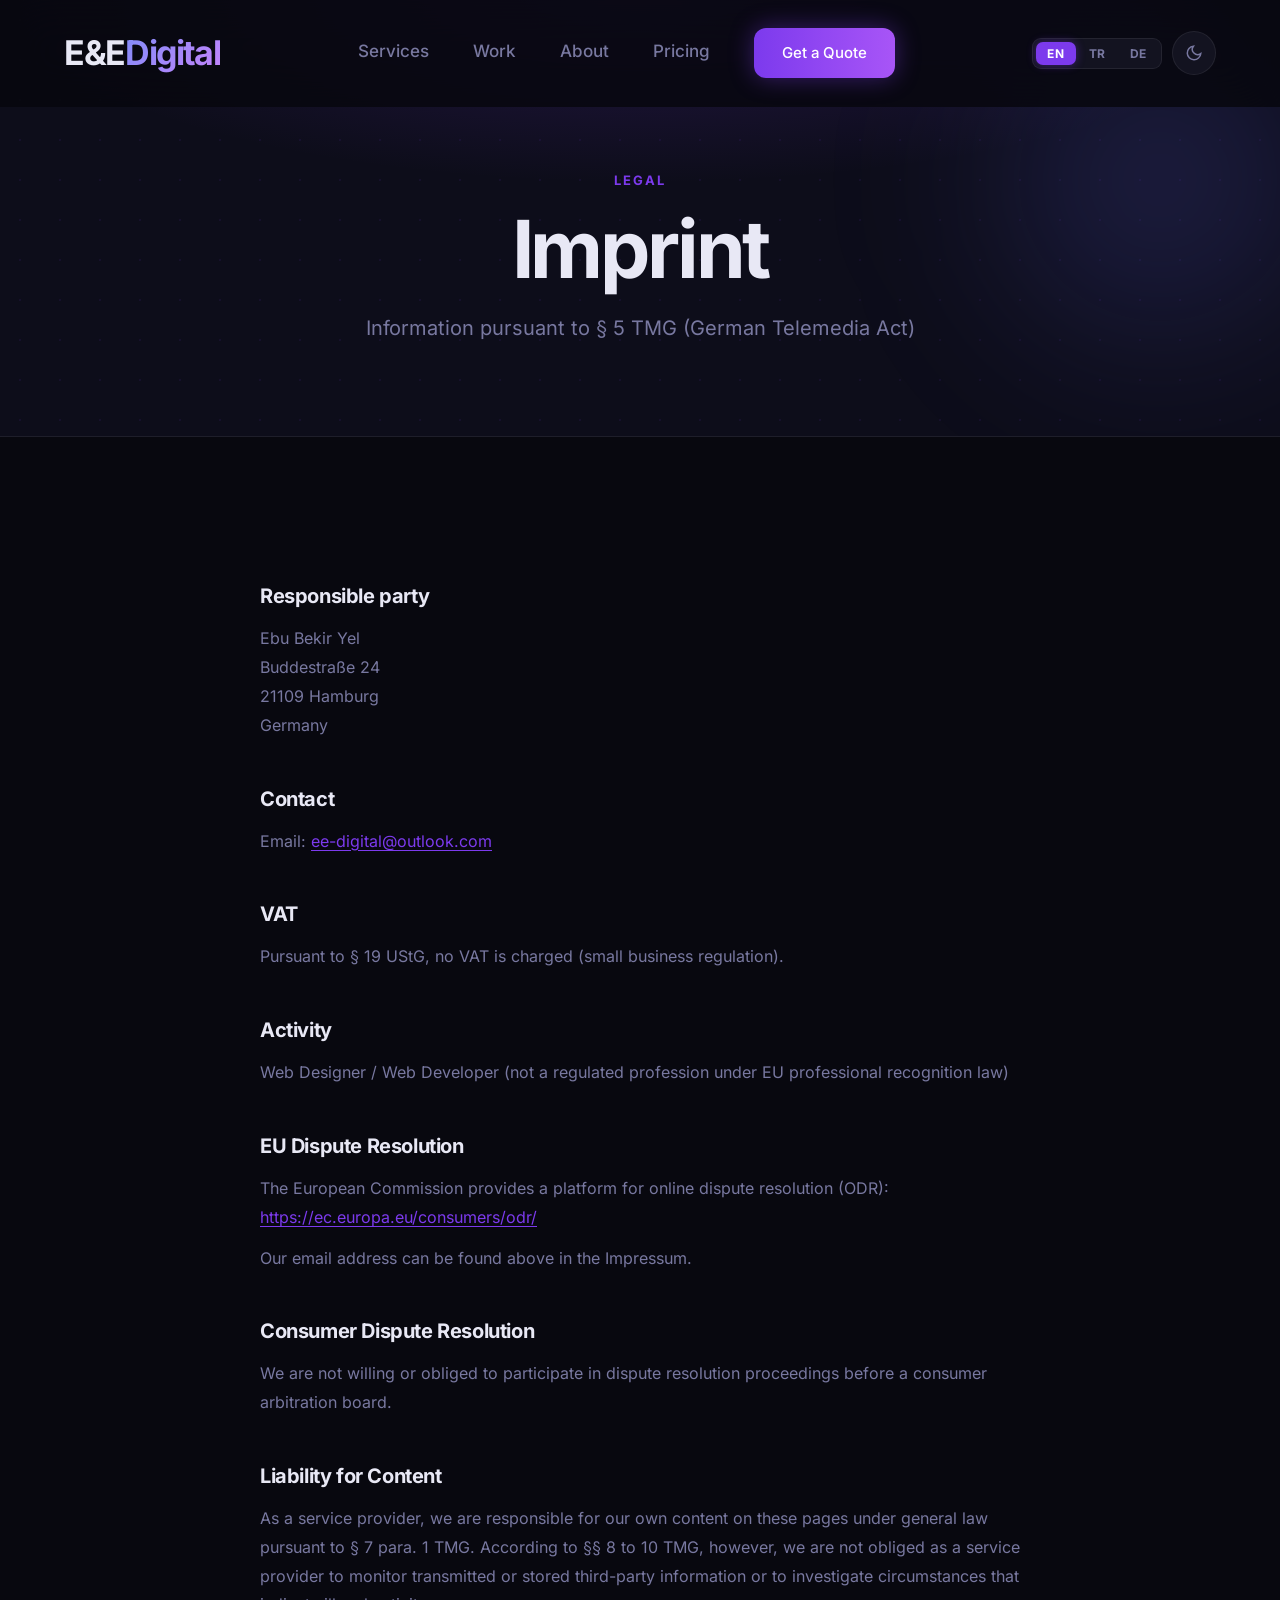
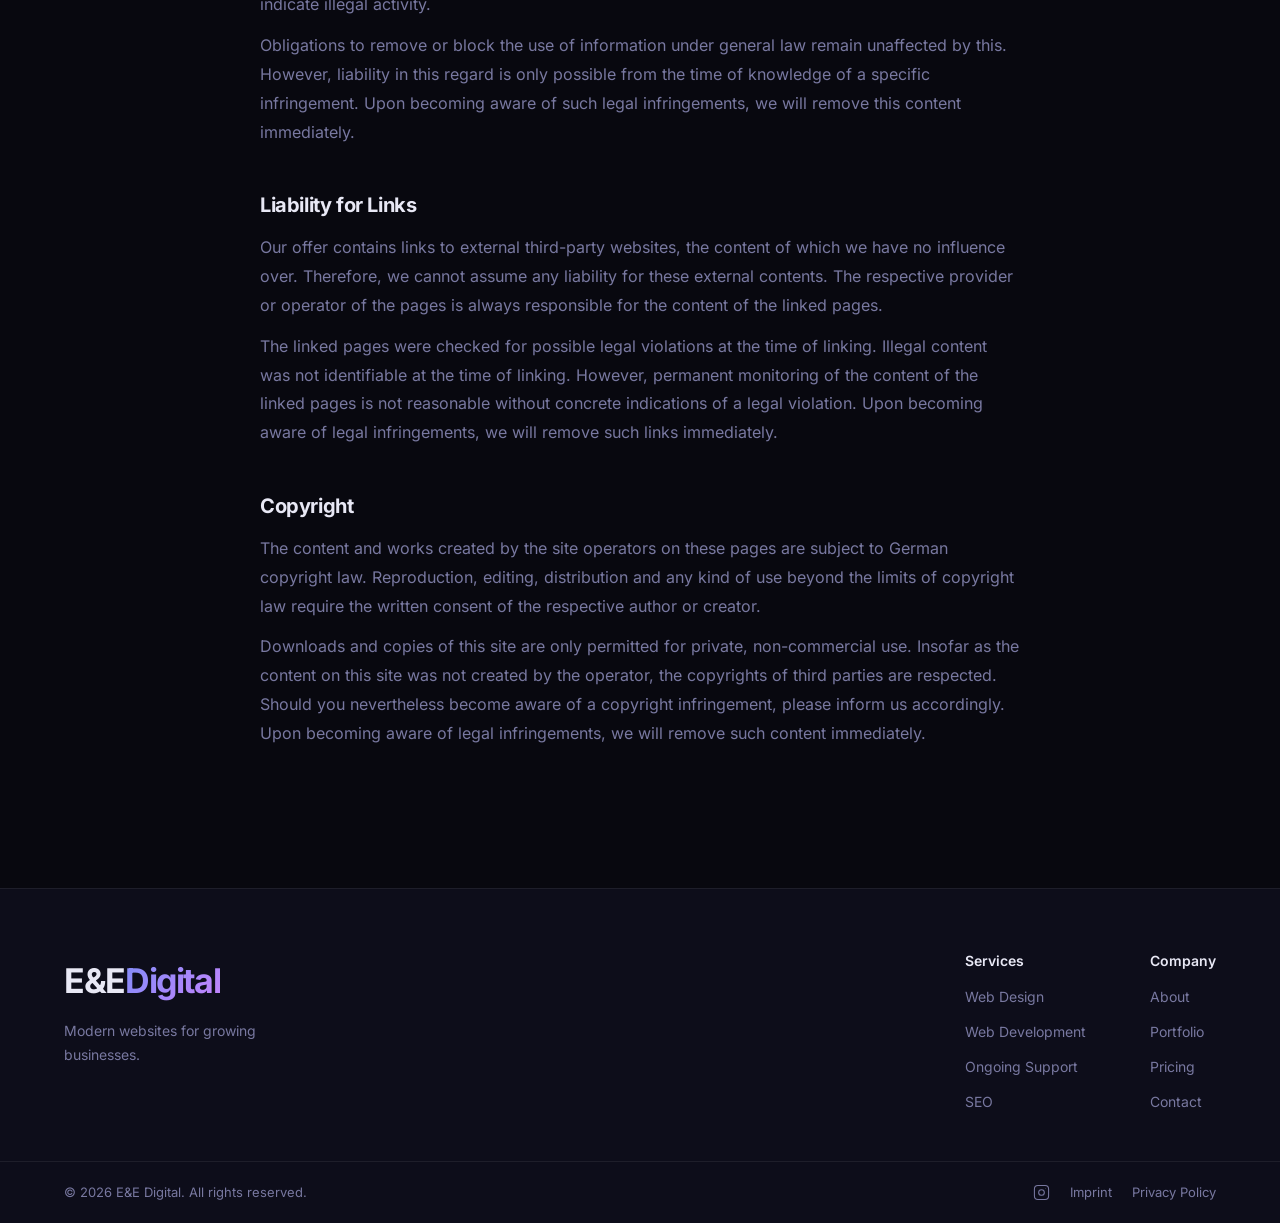
<file: impressum.html>
<!DOCTYPE html>
<html lang="de">
<head>
  <meta charset="UTF-8" />
  <meta name="viewport" content="width=device-width, initial-scale=1.0" />
  <title data-i18n="page.impressum.doctitle">Impressum — E&amp;E Digital</title>
  <meta name="robots" content="noindex, follow" />
  <link rel="icon" type="image/svg+xml" href="favicon.svg" />
  <link rel="apple-touch-icon" href="apple-touch-icon.png" />
  <link rel="canonical" href="https://ee-digital.de/impressum" />
  <link rel="stylesheet" href="styles.css" />
  <script>document.documentElement.setAttribute('data-theme', localStorage.getItem('theme') || 'dark');</script>
</head>
<body>

  <header class="nav" id="nav">
    <div class="container nav__inner">
      <a href="index.html" class="nav__logo">E&amp;E<span>Digital</span></a>
      <nav class="nav__links">
        <a href="services.html" data-i18n="nav.services">Services</a>
        <a href="work.html" data-i18n="nav.work">Work</a>
        <a href="about.html" data-i18n="nav.about">About</a>
        <a href="pricing.html" data-i18n="nav.pricing">Pricing</a>
        <a href="contact.html" class="btn btn--sm" data-i18n="nav.cta">Get a Quote</a>
      </nav>
      <div class="nav__controls">
        <div class="lang-switch">
          <button class="lang-btn" data-lang="en">EN</button>
          <button class="lang-btn" data-lang="tr">TR</button>
          <button class="lang-btn" data-lang="de">DE</button>
        </div>
        <button class="theme-toggle" id="themeToggle" aria-label="Toggle theme">
          <svg class="icon-sun" viewBox="0 0 24 24" fill="none" stroke="currentColor" stroke-width="2"><circle cx="12" cy="12" r="5"/><line x1="12" y1="1" x2="12" y2="3"/><line x1="12" y1="21" x2="12" y2="23"/><line x1="4.22" y1="4.22" x2="5.64" y2="5.64"/><line x1="18.36" y1="18.36" x2="19.78" y2="19.78"/><line x1="1" y1="12" x2="3" y2="12"/><line x1="21" y1="12" x2="23" y2="12"/><line x1="4.22" y1="19.78" x2="5.64" y2="18.36"/><line x1="18.36" y1="5.64" x2="19.78" y2="4.22"/></svg>
          <svg class="icon-moon" viewBox="0 0 24 24" fill="none" stroke="currentColor" stroke-width="2"><path d="M21 12.79A9 9 0 1 1 11.21 3 7 7 0 0 0 21 12.79z"/></svg>
        </button>
        <button class="nav__burger" id="burger" aria-label="Toggle menu">
          <span></span><span></span><span></span>
        </button>
      </div>
    </div>
    <div class="nav__mobile" id="mobileMenu">
      <a href="services.html" data-i18n="nav.services">Services</a>
      <a href="work.html" data-i18n="nav.work">Work</a>
      <a href="about.html" data-i18n="nav.about">About</a>
      <a href="pricing.html" data-i18n="nav.pricing">Pricing</a>
      <a href="contact.html" data-i18n="nav.cta">Get a Quote</a>
      <div class="nav__mobile-footer">
        <div class="lang-switch">
          <button class="lang-btn" data-lang="en">EN</button>
          <button class="lang-btn" data-lang="tr">TR</button>
          <button class="lang-btn" data-lang="de">DE</button>
        </div>
      </div>
    </div>
  </header>

  <main>

    <section class="page-hero">
      <div class="container">
        <p class="page-hero__label" data-i18n="page.impressum.label">Rechtliches</p>
        <h1 class="page-hero__title" data-i18n="page.impressum.title">Impressum</h1>
        <p class="page-hero__sub" data-i18n="page.impressum.sub">Angaben gemäß § 5 TMG</p>
      </div>
    </section>

    <section class="section">
      <div class="container">
        <div class="legal-content">

          <div class="legal-block">
            <h2 data-i18n="impressum.h.responsible">Verantwortlich für den Inhalt</h2>
            <p data-i18n="impressum.p1" data-i18n-html>
              Ebu Bekir Yel<br>
              Buddestraße 24<br>
              21109 Hamburg<br>
              Deutschland
            </p>
          </div>

          <div class="legal-block">
            <h2 data-i18n="impressum.h.contact">Kontakt</h2>
            <p data-i18n="impressum.p2" data-i18n-html>
              E-Mail: <a href="mailto:ee-digital@outlook.com">ee-digital@outlook.com</a>
            </p>
          </div>

          <div class="legal-block">
            <h2 data-i18n="impressum.h.vat">Umsatzsteuer</h2>
            <p data-i18n="impressum.p3a">Gemäß § 19 UStG wird keine Umsatzsteuer erhoben (Kleinunternehmerregelung).</p>
          </div>

          <div class="legal-block">
            <h2 data-i18n="impressum.h.profession">Tätigkeit</h2>
            <p data-i18n="impressum.p4">Webdesigner / Webentwickler (kein reglementierter Beruf im Sinne des EU-Berufsanerkennungsrechts)</p>
          </div>

          <div class="legal-block">
            <h2 data-i18n="impressum.h.eu">EU-Streitschlichtung</h2>
            <p data-i18n="impressum.p5a" data-i18n-html>
              Die Europäische Kommission stellt eine Plattform zur Online-Streitbeilegung (OS) bereit:
              <a href="https://ec.europa.eu/consumers/odr/" target="_blank" rel="noopener noreferrer">https://ec.europa.eu/consumers/odr/</a>
            </p>
            <p data-i18n="impressum.p5b">Unsere E-Mail-Adresse finden Sie oben im Impressum.</p>
          </div>

          <div class="legal-block">
            <h2 data-i18n="impressum.h.consumer">Verbraucherstreit&shy;beilegung / Universal&shy;schlichtungs&shy;stelle</h2>
            <p data-i18n="impressum.p6">
              Wir sind nicht bereit oder verpflichtet, an Streitbeilegungsverfahren vor einer
              Verbraucherschlichtungsstelle teilzunehmen.
            </p>
          </div>

          <div class="legal-block">
            <h2 data-i18n="impressum.h.liability.content">Haftung für Inhalte</h2>
            <p data-i18n="impressum.p7a">
              Als Diensteanbieter sind wir gemäß § 7 Abs.1 TMG für eigene Inhalte auf diesen Seiten nach den
              allgemeinen Gesetzen verantwortlich. Nach §§ 8 bis 10 TMG sind wir als Diensteanbieter jedoch nicht
              verpflichtet, übermittelte oder gespeicherte fremde Informationen zu überwachen oder nach Umständen
              zu forschen, die auf eine rechtswidrige Tätigkeit hinweisen.
            </p>
            <p data-i18n="impressum.p7b">
              Verpflichtungen zur Entfernung oder Sperrung der Nutzung von Informationen nach den allgemeinen
              Gesetzen bleiben hiervon unberührt. Eine diesbezügliche Haftung ist jedoch erst ab dem Zeitpunkt
              der Kenntnis einer konkreten Rechtsverletzung möglich. Bei Bekanntwerden von entsprechenden
              Rechtsverletzungen werden wir diese Inhalte umgehend entfernen.
            </p>
          </div>

          <div class="legal-block">
            <h2 data-i18n="impressum.h.liability.links">Haftung für Links</h2>
            <p data-i18n="impressum.p8a">
              Unser Angebot enthält Links zu externen Websites Dritter, auf deren Inhalte wir keinen Einfluss
              haben. Deshalb können wir für diese fremden Inhalte auch keine Gewähr übernehmen. Für die Inhalte
              der verlinkten Seiten ist stets der jeweilige Anbieter oder Betreiber der Seiten verantwortlich.
            </p>
            <p data-i18n="impressum.p8b">
              Die verlinkten Seiten wurden zum Zeitpunkt der Verlinkung auf mögliche Rechtsverstöße überprüft.
              Rechtswidrige Inhalte waren zum Zeitpunkt der Verlinkung nicht erkennbar. Eine permanente
              inhaltliche Kontrolle der verlinkten Seiten ist jedoch ohne konkrete Anhaltspunkte einer
              Rechtsverletzung nicht zumutbar. Bei Bekanntwerden von Rechtsverletzungen werden wir derartige
              Links umgehend entfernen.
            </p>
          </div>

          <div class="legal-block">
            <h2 data-i18n="impressum.h.copyright">Urheberrecht</h2>
            <p data-i18n="impressum.p9a">
              Die durch die Seitenbetreiber erstellten Inhalte und Werke auf diesen Seiten unterliegen dem
              deutschen Urheberrecht. Die Vervielfältigung, Bearbeitung, Verbreitung und jede Art der Verwertung
              außerhalb der Grenzen des Urheberrechtes bedürfen der schriftlichen Zustimmung des jeweiligen
              Autors bzw. Erstellers.
            </p>
            <p data-i18n="impressum.p9b">
              Downloads und Kopien dieser Seite sind nur für den privaten, nicht kommerziellen Gebrauch
              gestattet. Soweit die Inhalte auf dieser Seite nicht vom Betreiber erstellt wurden, werden die
              Urheberrechte Dritter beachtet. Sollten Sie trotzdem auf eine Urheberrechtsverletzung aufmerksam
              werden, bitten wir um einen entsprechenden Hinweis. Bei Bekanntwerden von Rechtsverletzungen
              werden wir derartige Inhalte umgehend entfernen.
            </p>
          </div>

        </div>
      </div>
    </section>

  </main>

  <button class="back-to-top" id="backToTop" aria-label="Back to top">
    <svg viewBox="0 0 24 24" fill="none" stroke="currentColor" stroke-width="2.5"><path d="M18 15l-6-6-6 6"/></svg>
  </button>

  <footer class="footer">
    <div class="container footer__inner">
      <div class="footer__brand">
        <a href="index.html" class="nav__logo">E&amp;E<span>Digital</span></a>
        <p data-i18n="footer.tagline">Modern websites for growing businesses.</p>
      </div>
      <div class="footer__links">
        <div class="footer__col">
          <h4 data-i18n="footer.services">Services</h4>
          <a href="services.html" data-i18n="footer.link.design">Web Design</a>
          <a href="services.html" data-i18n="footer.link.dev">Web Development</a>
          <a href="services.html" data-i18n="footer.link.support">Ongoing Support</a>
          <a href="services.html" data-i18n="footer.link.seo">SEO</a>
        </div>
        <div class="footer__col">
          <h4 data-i18n="footer.company">Company</h4>
          <a href="about.html" data-i18n="nav.about">About</a>
          <a href="work.html" data-i18n="footer.link.portfolio">Portfolio</a>
          <a href="pricing.html" data-i18n="nav.pricing">Pricing</a>
          <a href="contact.html" data-i18n="footer.link.contact">Contact</a>
        </div>
      </div>
    </div>
    <div class="footer__bottom">
      <div class="container">
        <span data-i18n="footer.rights">&copy; 2026 E&amp;E Digital. All rights reserved.</span>
        <div class="footer__legal">
          <a href="https://www.instagram.com/ee_digitalll/" target="_blank" rel="noopener noreferrer" class="footer__ig" aria-label="Instagram"><svg viewBox="0 0 24 24" fill="none" stroke="currentColor" stroke-width="1.5" width="17" height="17"><rect x="2" y="2" width="20" height="20" rx="5"/><circle cx="12" cy="12" r="4"/><circle cx="17.5" cy="6.5" r="0.5" fill="currentColor" stroke="none"/></svg></a>
          <a href="impressum.html" data-i18n="footer.link.impressum">Impressum</a>
          <a href="datenschutz.html" data-i18n="footer.link.datenschutz">Datenschutz</a>
        </div>
      </div>
    </div>
  </footer>

  <script src="script.js"></script>
</body>
</html>
</file>
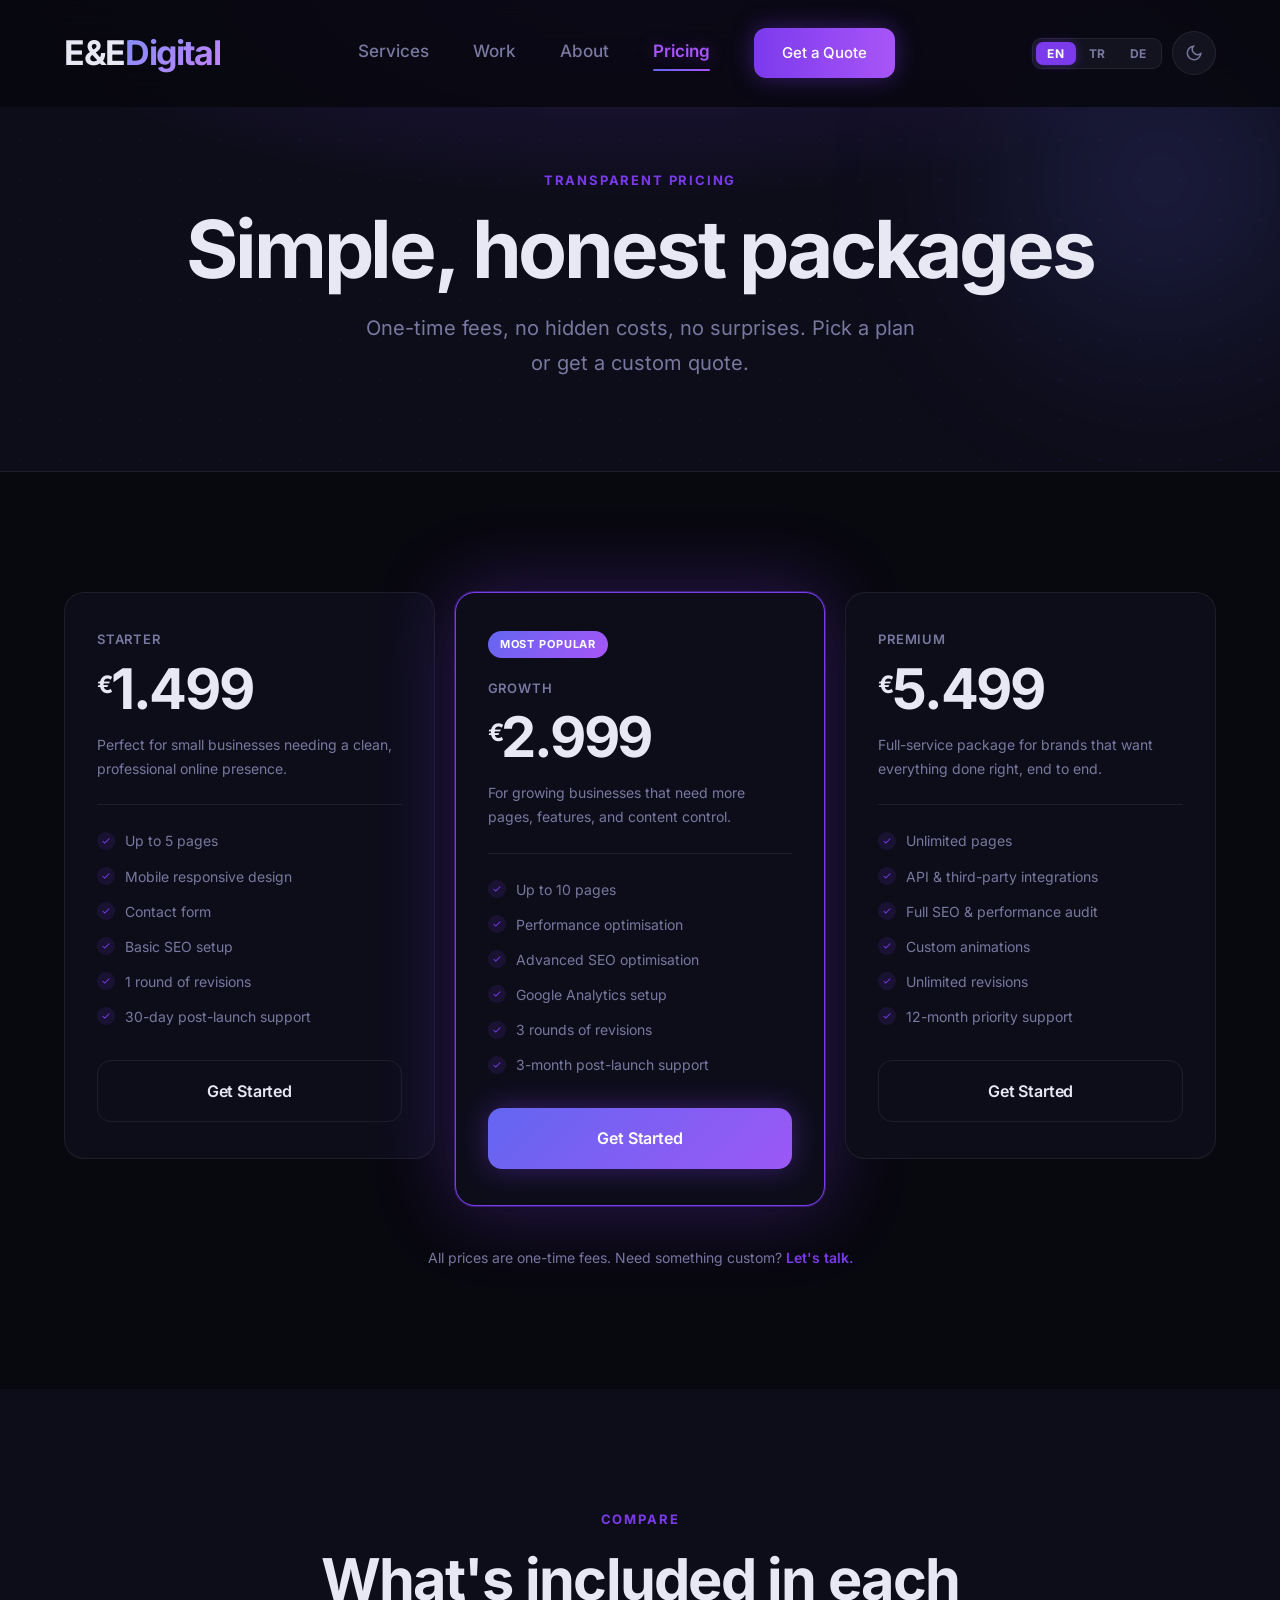
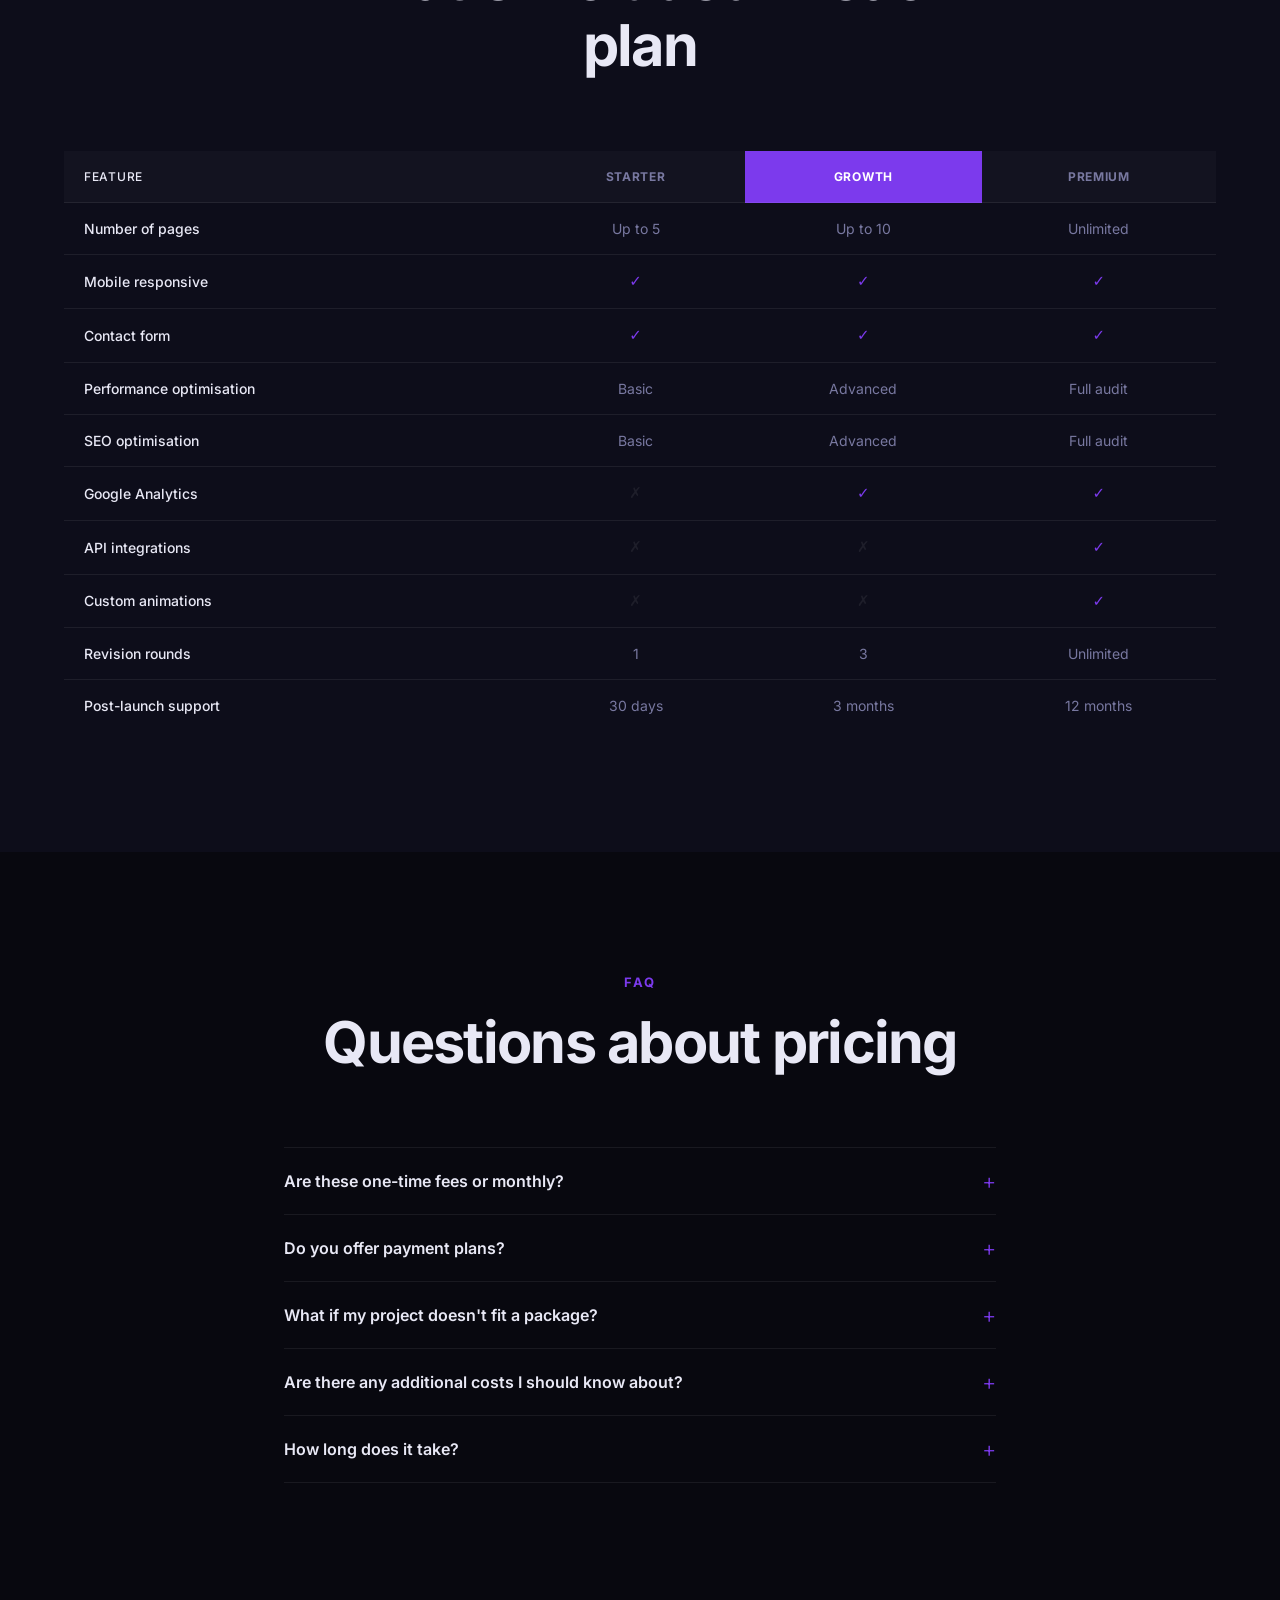
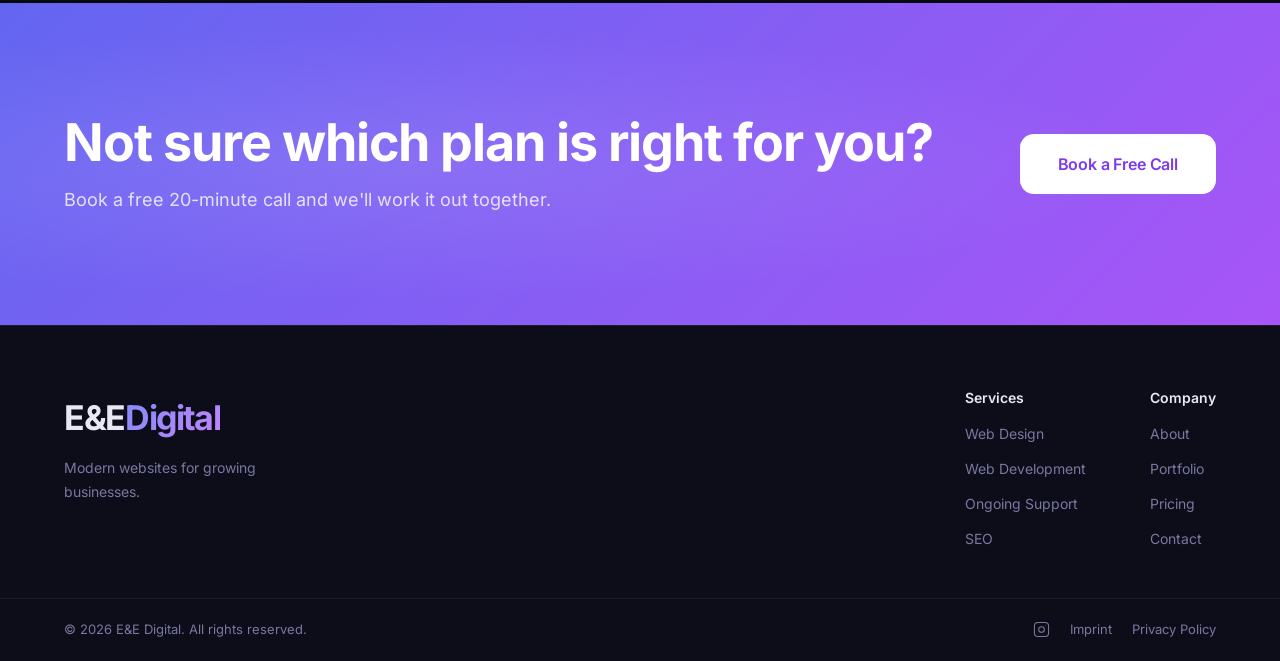
<file: pricing.html>
<!DOCTYPE html>
<html lang="en">
<head>
  <meta charset="UTF-8" />
  <meta name="viewport" content="width=device-width, initial-scale=1.0" />
  <title data-i18n="page.pricing.doctitle">Pricing — E&amp;E Digital</title>
  <meta name="description" content="Simple, transparent pricing for web design and development. Choose a package that fits your business — no hidden fees." data-i18n-content="meta.pricing.desc" />
  <meta property="og:type" content="website" />
  <meta property="og:site_name" content="E&amp;E Digital" />
  <meta property="og:url" content="https://ee-digital.de/pricing.html" />
  <meta property="og:title" content="Pricing — E&amp;E Digital" data-i18n-content="meta.pricing.title" />
  <meta property="og:description" content="Simple, transparent pricing for web design and development. Choose a package that fits your business — no hidden fees." data-i18n-content="meta.pricing.desc" />
  <meta property="og:image" content="https://ee-digital.de/og-image.png" />
  <meta name="twitter:card" content="summary_large_image" />
  <meta name="twitter:title" content="Pricing — E&amp;E Digital" data-i18n-content="meta.pricing.title" />
  <meta name="twitter:description" content="Simple, transparent pricing for web design and development. Choose a package that fits your business — no hidden fees." data-i18n-content="meta.pricing.desc" />
  <meta name="twitter:image" content="https://ee-digital.de/og-image.png" />
  <link rel="icon" type="image/svg+xml" href="favicon.svg" />
  <link rel="apple-touch-icon" href="apple-touch-icon.png" />
  <link rel="canonical" href="https://ee-digital.de/pricing" />
  <link rel="stylesheet" href="styles.css" />
  <script>document.documentElement.setAttribute('data-theme', localStorage.getItem('theme') || 'dark');</script>
</head>
<body>

  <header class="nav" id="nav">
    <div class="container nav__inner">
      <a href="index.html" class="nav__logo">E&amp;E<span>Digital</span></a>
      <nav class="nav__links">
        <a href="services.html" data-i18n="nav.services">Services</a>
        <a href="work.html" data-i18n="nav.work">Work</a>
        <a href="about.html" data-i18n="nav.about">About</a>
        <a href="pricing.html" data-i18n="nav.pricing">Pricing</a>
        <a href="contact.html" class="btn btn--sm" data-i18n="nav.cta">Get a Quote</a>
      </nav>
      <div class="nav__controls">
        <div class="lang-switch">
          <button class="lang-btn" data-lang="en">EN</button>
          <button class="lang-btn" data-lang="tr">TR</button>
          <button class="lang-btn" data-lang="de">DE</button>
        </div>
        <button class="theme-toggle" id="themeToggle" aria-label="Toggle theme">
          <svg class="icon-sun" viewBox="0 0 24 24" fill="none" stroke="currentColor" stroke-width="2"><circle cx="12" cy="12" r="5"/><line x1="12" y1="1" x2="12" y2="3"/><line x1="12" y1="21" x2="12" y2="23"/><line x1="4.22" y1="4.22" x2="5.64" y2="5.64"/><line x1="18.36" y1="18.36" x2="19.78" y2="19.78"/><line x1="1" y1="12" x2="3" y2="12"/><line x1="21" y1="12" x2="23" y2="12"/><line x1="4.22" y1="19.78" x2="5.64" y2="18.36"/><line x1="18.36" y1="5.64" x2="19.78" y2="4.22"/></svg>
          <svg class="icon-moon" viewBox="0 0 24 24" fill="none" stroke="currentColor" stroke-width="2"><path d="M21 12.79A9 9 0 1 1 11.21 3 7 7 0 0 0 21 12.79z"/></svg>
        </button>
        <button class="nav__burger" id="burger" aria-label="Toggle menu">
          <span></span><span></span><span></span>
        </button>
      </div>
    </div>
    <div class="nav__mobile" id="mobileMenu">
      <a href="services.html" data-i18n="nav.services">Services</a>
      <a href="work.html" data-i18n="nav.work">Work</a>
      <a href="about.html" data-i18n="nav.about">About</a>
      <a href="pricing.html" data-i18n="nav.pricing">Pricing</a>
      <a href="contact.html" data-i18n="nav.cta">Get a Quote</a>
      <div class="nav__mobile-footer">
        <div class="lang-switch">
          <button class="lang-btn" data-lang="en">EN</button>
          <button class="lang-btn" data-lang="tr">TR</button>
          <button class="lang-btn" data-lang="de">DE</button>
        </div>
      </div>
    </div>
  </header>

  <main>

    <section class="page-hero">
      <div class="container">
        <p class="page-hero__label" data-i18n="page.pricing.label">Transparent pricing</p>
        <h1 class="page-hero__title" data-i18n="page.pricing.title">Simple, honest packages</h1>
        <p class="page-hero__sub" data-i18n="page.pricing.sub">One-time fees, no hidden costs, no surprises. Pick a plan or get a custom quote.</p>
      </div>
    </section>

    <!-- PRICING CARDS -->
    <section class="section">
      <div class="container">
        <div class="pricing__grid">

          <div class="pricing__card">
            <div class="pricing__tier" data-i18n="pricing.starter.tier">Starter</div>
            <div class="pricing__price"><span class="pricing__currency">€</span>1.499</div>
            <p class="pricing__desc" data-i18n="pricing.starter.desc">Perfect for small businesses needing a clean, professional online presence.</p>
            <ul class="pricing__features">
              <li data-i18n="pricing.starter.li1">Up to 5 pages</li>
              <li data-i18n="pricing.starter.li2">Mobile responsive design</li>
              <li data-i18n="pricing.starter.li3">Contact form</li>
              <li data-i18n="pricing.starter.li4">Basic SEO setup</li>
              <li data-i18n="pricing.starter.li5">1 round of revisions</li>
              <li data-i18n="pricing.starter.li6">30-day post-launch support</li>
            </ul>
            <a href="contact.html" class="btn btn--ghost btn--full" data-i18n="pricing.starter.btn">Get Started</a>
          </div>

          <div class="pricing__card pricing__card--featured">
            <div class="pricing__badge" data-i18n="pricing.growth.badge">Most Popular</div>
            <div class="pricing__tier" data-i18n="pricing.growth.tier">Growth</div>
            <div class="pricing__price"><span class="pricing__currency">€</span>2.999</div>
            <p class="pricing__desc" data-i18n="pricing.growth.desc">For growing businesses that need more pages, features, and content control.</p>
            <ul class="pricing__features">
              <li data-i18n="pricing.growth.li1">Up to 10 pages</li>
              <li data-i18n="pricing.growth.li2">Performance optimisation</li>
              <li data-i18n="pricing.growth.li3">Advanced SEO optimisation</li>
              <li data-i18n="pricing.growth.li4">Google Analytics setup</li>
              <li data-i18n="pricing.growth.li5">3 rounds of revisions</li>
              <li data-i18n="pricing.growth.li6">3-month post-launch support</li>
            </ul>
            <a href="contact.html" class="btn btn--primary btn--full" data-i18n="pricing.growth.btn">Get Started</a>
          </div>

          <div class="pricing__card">
            <div class="pricing__tier" data-i18n="pricing.premium.tier">Premium</div>
            <div class="pricing__price"><span class="pricing__currency">€</span>5.499</div>
            <p class="pricing__desc" data-i18n="pricing.premium.desc">Full-service package for brands that want everything done right, end to end.</p>
            <ul class="pricing__features">
              <li data-i18n="pricing.premium.li1">Unlimited pages</li>
              <li data-i18n="pricing.premium.li2">API &amp; third-party integrations</li>
              <li data-i18n="pricing.premium.li3">Full SEO &amp; performance audit</li>
              <li data-i18n="pricing.premium.li4">Custom animations</li>
              <li data-i18n="pricing.premium.li5">Unlimited revisions</li>
              <li data-i18n="pricing.premium.li6">12-month priority support</li>
            </ul>
            <a href="contact.html" class="btn btn--ghost btn--full" data-i18n="pricing.premium.btn">Get Started</a>
          </div>

        </div>
        <p class="pricing__note" data-i18n="pricing.note" data-i18n-html>All prices are one-time fees. Need something custom? <a href="contact.html">Let's talk.</a></p>
      </div>
    </section>

    <!-- COMPARISON TABLE -->
    <section class="section section--alt">
      <div class="container">
        <div class="section__header">
          <p class="section__label" data-i18n="pricing.compare.label">Compare</p>
          <h2 class="section__title" data-i18n="pricing.compare.title">What's included in each plan</h2>
        </div>
        <div class="comparison__wrap">
          <table class="comparison">
            <thead>
              <tr>
                <th data-i18n="pricing.table.feature">Feature</th>
                <th data-i18n="pricing.starter.tier">Starter</th>
                <th class="featured" data-i18n="pricing.growth.tier">Growth</th>
                <th data-i18n="pricing.premium.tier">Premium</th>
              </tr>
            </thead>
            <tbody>
              <tr>
                <td data-i18n="pricing.table.pages">Number of pages</td>
                <td data-i18n="pricing.table.pages.starter">Up to 5</td>
                <td data-i18n="pricing.table.pages.growth">Up to 10</td>
                <td data-i18n="pricing.table.unlimited">Unlimited</td>
              </tr>
              <tr>
                <td data-i18n="pricing.table.responsive">Mobile responsive</td>
                <td><span class="check">✓</span></td>
                <td><span class="check">✓</span></td>
                <td><span class="check">✓</span></td>
              </tr>
              <tr>
                <td data-i18n="pricing.table.form">Contact form</td>
                <td><span class="check">✓</span></td>
                <td><span class="check">✓</span></td>
                <td><span class="check">✓</span></td>
              </tr>
              <tr>
                <td data-i18n="pricing.table.perf">Performance optimisation</td>
                <td data-i18n="pricing.table.basic">Basic</td>
                <td data-i18n="pricing.table.advanced">Advanced</td>
                <td data-i18n="pricing.table.full">Full audit</td>
              </tr>
              <tr>
                <td data-i18n="pricing.table.seo">SEO optimisation</td>
                <td data-i18n="pricing.table.basic">Basic</td>
                <td data-i18n="pricing.table.advanced">Advanced</td>
                <td data-i18n="pricing.table.full">Full audit</td>
              </tr>
              <tr>
                <td data-i18n="pricing.table.analytics">Google Analytics</td>
                <td><span class="cross">✗</span></td>
                <td><span class="check">✓</span></td>
                <td><span class="check">✓</span></td>
              </tr>
              <tr>
                <td data-i18n="pricing.table.api">API integrations</td>
                <td><span class="cross">✗</span></td>
                <td><span class="cross">✗</span></td>
                <td><span class="check">✓</span></td>
              </tr>
              <tr>
                <td data-i18n="pricing.table.animations">Custom animations</td>
                <td><span class="cross">✗</span></td>
                <td><span class="cross">✗</span></td>
                <td><span class="check">✓</span></td>
              </tr>
              <tr>
                <td data-i18n="pricing.table.revisions">Revision rounds</td>
                <td>1</td>
                <td>3</td>
                <td data-i18n="pricing.table.unlimited">Unlimited</td>
              </tr>
              <tr>
                <td data-i18n="pricing.table.support">Post-launch support</td>
                <td data-i18n="pricing.table.support.starter">30 days</td>
                <td data-i18n="pricing.table.support.growth">3 months</td>
                <td data-i18n="pricing.table.support.premium">12 months</td>
              </tr>
            </tbody>
          </table>
        </div>
      </div>
    </section>

    <!-- FAQ -->
    <section class="section">
      <div class="container faq__container">
        <div class="section__header">
          <p class="section__label" data-i18n="pricing.faq.label">FAQ</p>
          <h2 class="section__title" data-i18n="pricing.faq.title">Questions about pricing</h2>
        </div>
        <div class="faq__list">

          <div class="faq__item">
            <button class="faq__question"><span data-i18n="pricing.faq1.q">Are these one-time fees or monthly?</span> <span class="faq__icon">+</span></button>
            <div class="faq__answer"><p data-i18n="pricing.faq1.a">All prices listed are one-time project fees — not subscriptions. You pay once and the site is yours. Optional maintenance retainers are available after launch if you'd like ongoing support.</p></div>
          </div>

          <div class="faq__item">
            <button class="faq__question"><span data-i18n="pricing.faq2.q">Do you offer payment plans?</span> <span class="faq__icon">+</span></button>
            <div class="faq__answer"><p data-i18n="pricing.faq2.a">Yes. We typically ask for a 50% deposit to begin work, with the remaining 50% due on completion. For larger projects we can arrange staged payments — just ask us during your free consultation.</p></div>
          </div>

          <div class="faq__item">
            <button class="faq__question"><span data-i18n="pricing.faq3.q">What if my project doesn't fit a package?</span> <span class="faq__icon">+</span></button>
            <div class="faq__answer"><p data-i18n="pricing.faq3.a">No problem. These packages are starting points — we're happy to customise scope, features, or pricing to fit your exact needs. Get in touch and we'll put together a bespoke quote.</p></div>
          </div>

          <div class="faq__item">
            <button class="faq__question"><span data-i18n="pricing.faq4.q">Are there any additional costs I should know about?</span> <span class="faq__icon">+</span></button>
            <div class="faq__answer"><p data-i18n="pricing.faq4.a">Our prices cover everything listed. The only extras would be third-party costs you'd pay directly — things like your domain name, hosting, or any premium plugins your project requires. We'll always flag these upfront.</p></div>
          </div>

          <div class="faq__item">
            <button class="faq__question"><span data-i18n="pricing.faq5.q">How long does it take?</span> <span class="faq__icon">+</span></button>
            <div class="faq__answer"><p data-i18n="pricing.faq5.a">Starter projects typically take 1–2 weeks. Growth projects 2–3 weeks. Premium projects with custom features or API integrations can take 3–5 weeks. We'll give you a clear timeline before we start.</p></div>
          </div>

        </div>
      </div>
    </section>

  </main>

  <section class="cta-banner">
    <div class="container cta-banner__inner">
      <div>
        <h2 class="cta-banner__title" data-i18n="pricing.cta.title">Not sure which plan is right for you?</h2>
        <p class="cta-banner__sub" data-i18n="pricing.cta.sub">Book a free 20-minute call and we'll work it out together.</p>
      </div>
      <a href="contact.html" class="btn btn--white" data-i18n="pricing.cta.btn">Book a Free Call</a>
    </div>
  </section>

  <button class="back-to-top" id="backToTop" aria-label="Back to top">
    <svg viewBox="0 0 24 24" fill="none" stroke="currentColor" stroke-width="2.5"><path d="M18 15l-6-6-6 6"/></svg>
  </button>

  <footer class="footer">
    <div class="container footer__inner">
      <div class="footer__brand">
        <a href="index.html" class="nav__logo">E&amp;E<span>Digital</span></a>
        <p data-i18n="footer.tagline">Modern websites for growing businesses.</p>
      </div>
      <div class="footer__links">
        <div class="footer__col">
          <h4 data-i18n="footer.services">Services</h4>
          <a href="services.html" data-i18n="footer.link.design">Web Design</a>
          <a href="services.html" data-i18n="footer.link.dev">Web Development</a>
          <a href="services.html" data-i18n="footer.link.support">Ongoing Support</a>
          <a href="services.html" data-i18n="footer.link.seo">SEO</a>
        </div>
        <div class="footer__col">
          <h4 data-i18n="footer.company">Company</h4>
          <a href="about.html" data-i18n="nav.about">About</a>
          <a href="work.html" data-i18n="footer.link.portfolio">Portfolio</a>
          <a href="pricing.html" data-i18n="nav.pricing">Pricing</a>
          <a href="contact.html" data-i18n="footer.link.contact">Contact</a>
        </div>
      </div>
    </div>
    <div class="footer__bottom">
      <div class="container">
        <span data-i18n="footer.rights">&copy; 2026 E&amp;E Digital. All rights reserved.</span>
        <div class="footer__legal">
          <a href="https://www.instagram.com/ee_digitalll/" target="_blank" rel="noopener noreferrer" class="footer__ig" aria-label="Instagram"><svg viewBox="0 0 24 24" fill="none" stroke="currentColor" stroke-width="1.5" width="17" height="17"><rect x="2" y="2" width="20" height="20" rx="5"/><circle cx="12" cy="12" r="4"/><circle cx="17.5" cy="6.5" r="0.5" fill="currentColor" stroke="none"/></svg></a>
          <a href="impressum.html" data-i18n="footer.link.impressum">Impressum</a>
          <a href="datenschutz.html" data-i18n="footer.link.datenschutz">Datenschutz</a>
        </div>
      </div>
    </div>
  </footer>

  <script src="script.js"></script>
</body>
</html>
</file>
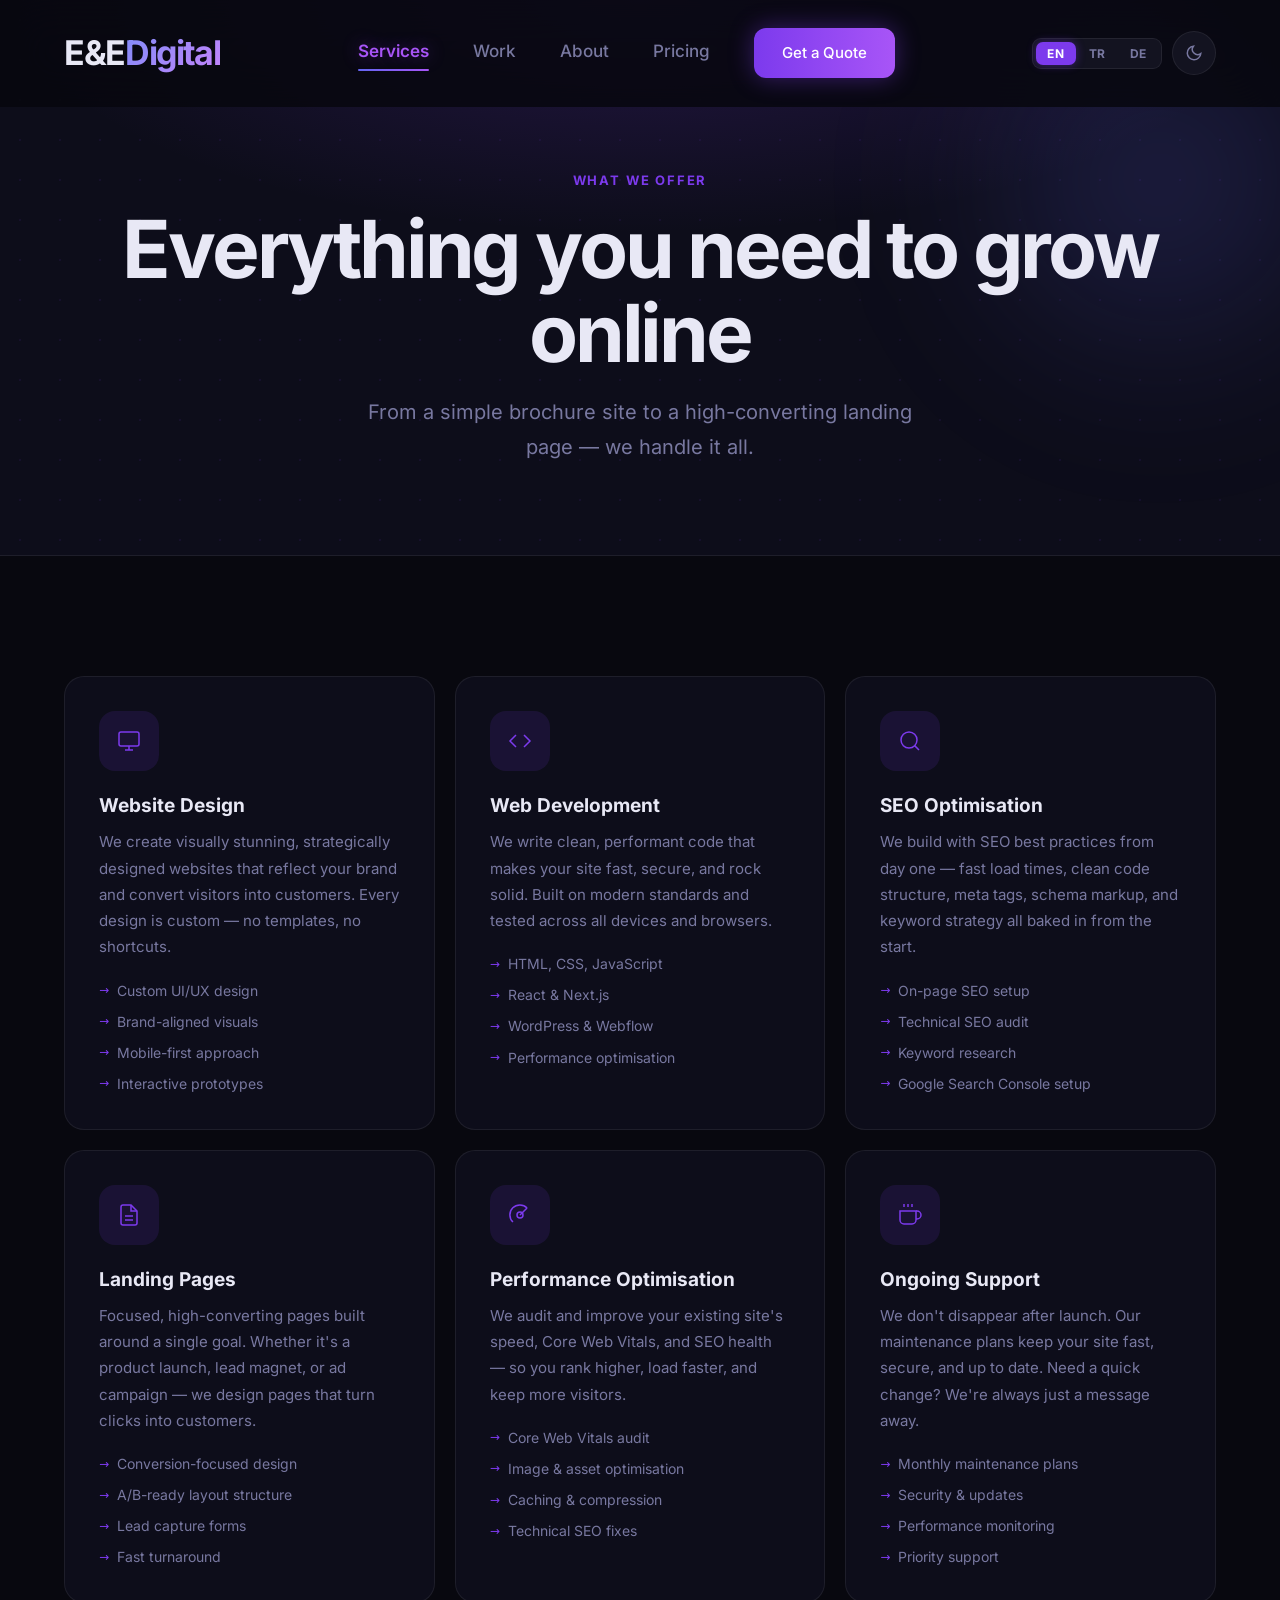
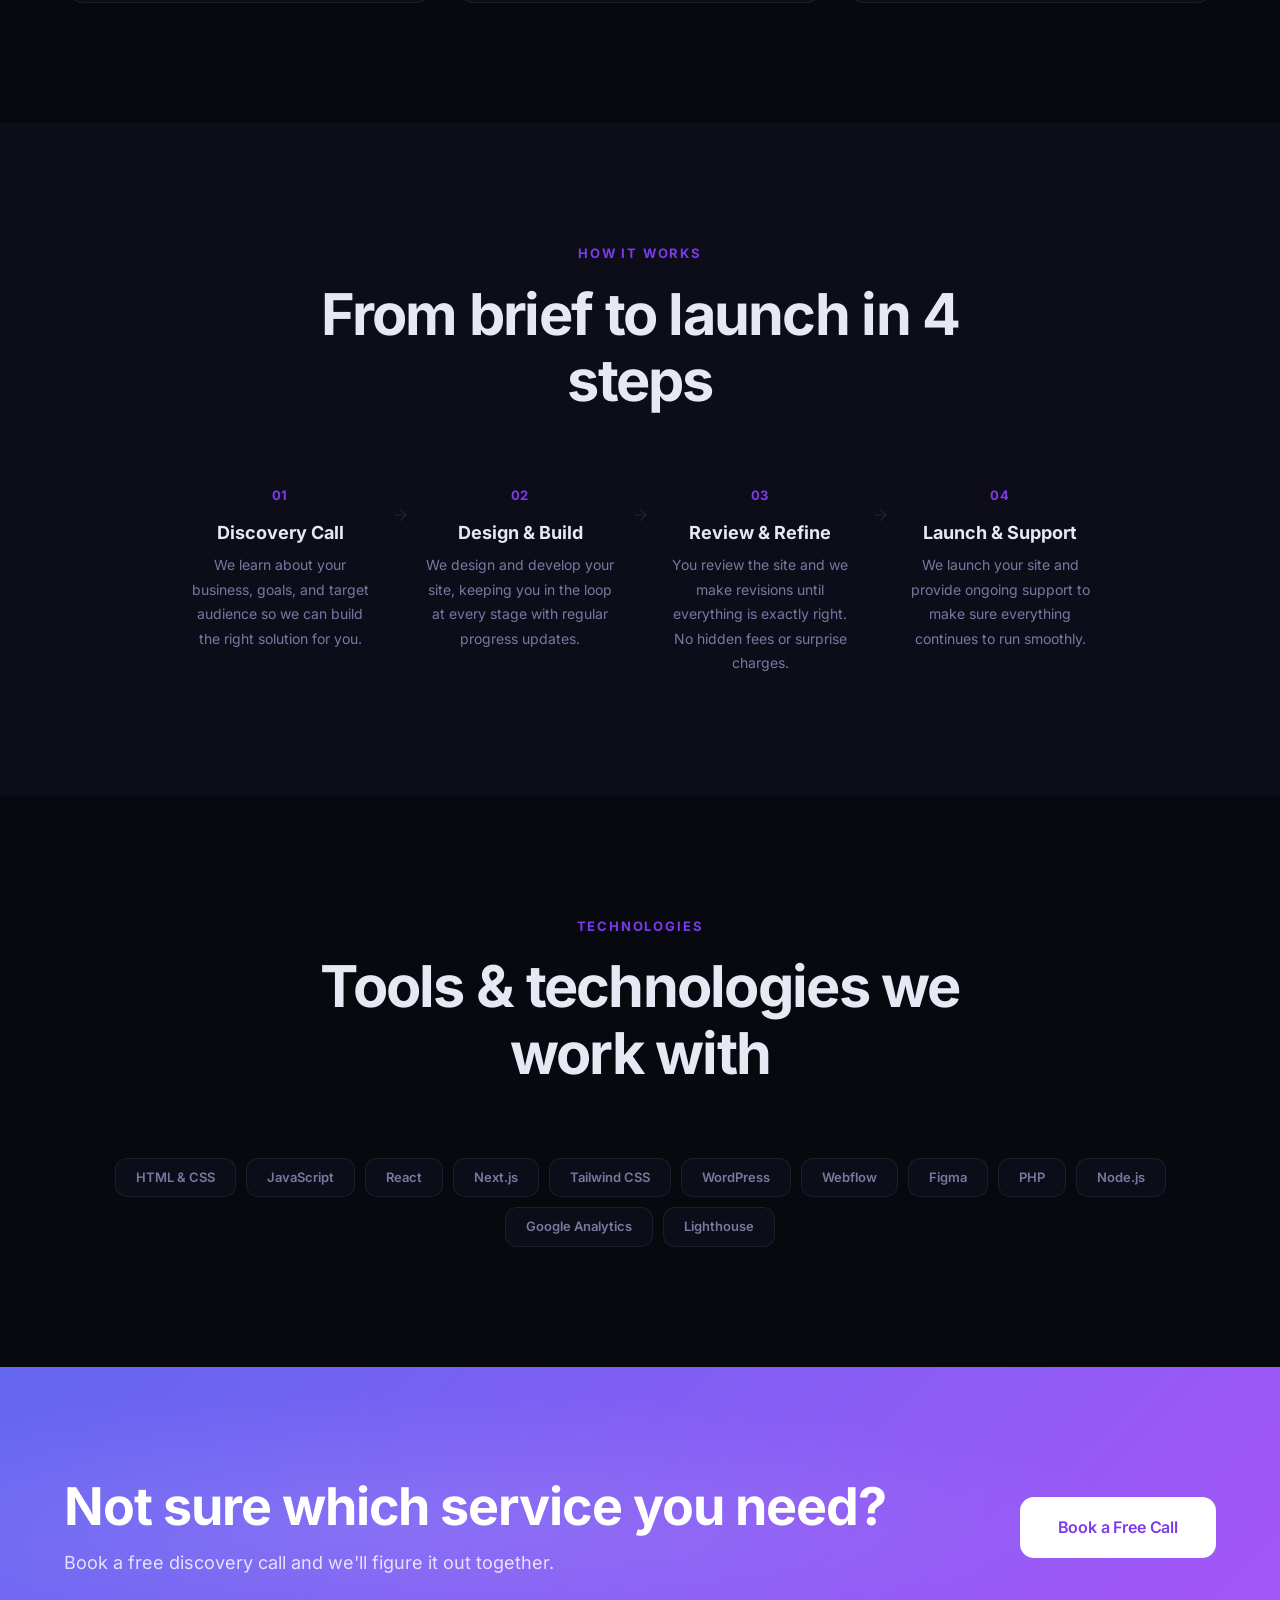
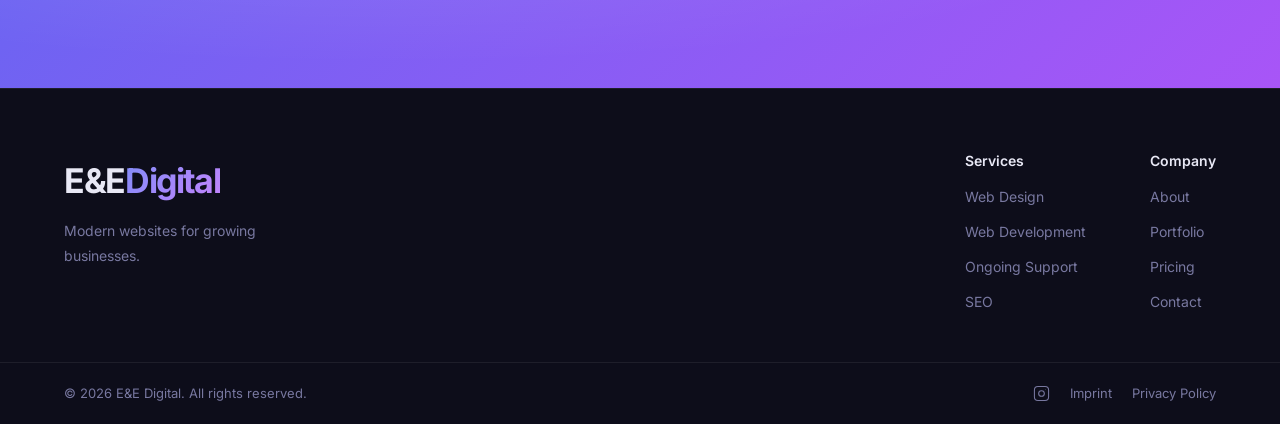
<file: services.html>
<!DOCTYPE html>
<html lang="en">
<head>
  <meta charset="UTF-8" />
  <meta name="viewport" content="width=device-width, initial-scale=1.0" />
  <title data-i18n="page.services.doctitle">Services — E&amp;E Digital</title>
  <meta name="description" content="From web design and development to SEO and landing pages — E&E Digital offers everything your business needs to succeed online." data-i18n-content="meta.services.desc" />
  <meta property="og:type" content="website" />
  <meta property="og:site_name" content="E&amp;E Digital" />
  <meta property="og:url" content="https://ee-digital.de/services.html" />
  <meta property="og:title" content="Services — E&amp;E Digital" data-i18n-content="meta.services.title" />
  <meta property="og:description" content="From web design and development to SEO and landing pages — E&amp;E Digital offers everything your business needs to succeed online." data-i18n-content="meta.services.desc" />
  <meta property="og:image" content="https://ee-digital.de/og-image.png" />
  <meta name="twitter:card" content="summary_large_image" />
  <meta name="twitter:title" content="Services — E&amp;E Digital" data-i18n-content="meta.services.title" />
  <meta name="twitter:description" content="From web design and development to SEO and landing pages — E&amp;E Digital offers everything your business needs to succeed online." data-i18n-content="meta.services.desc" />
  <meta name="twitter:image" content="https://ee-digital.de/og-image.png" />
  <link rel="icon" type="image/svg+xml" href="favicon.svg" />
  <link rel="apple-touch-icon" href="apple-touch-icon.png" />
  <link rel="canonical" href="https://ee-digital.de/services" />
  <link rel="stylesheet" href="styles.css" />
  <script>document.documentElement.setAttribute('data-theme', localStorage.getItem('theme') || 'dark');</script>
</head>
<body>

  <header class="nav" id="nav">
    <div class="container nav__inner">
      <a href="index.html" class="nav__logo">E&amp;E<span>Digital</span></a>
      <nav class="nav__links">
        <a href="services.html" data-i18n="nav.services">Services</a>
        <a href="work.html" data-i18n="nav.work">Work</a>
        <a href="about.html" data-i18n="nav.about">About</a>
        <a href="pricing.html" data-i18n="nav.pricing">Pricing</a>
        <a href="contact.html" class="btn btn--sm" data-i18n="nav.cta">Get a Quote</a>
      </nav>
      <div class="nav__controls">
        <div class="lang-switch">
          <button class="lang-btn" data-lang="en">EN</button>
          <button class="lang-btn" data-lang="tr">TR</button>
          <button class="lang-btn" data-lang="de">DE</button>
        </div>
        <button class="theme-toggle" id="themeToggle" aria-label="Toggle theme">
          <svg class="icon-sun" viewBox="0 0 24 24" fill="none" stroke="currentColor" stroke-width="2"><circle cx="12" cy="12" r="5"/><line x1="12" y1="1" x2="12" y2="3"/><line x1="12" y1="21" x2="12" y2="23"/><line x1="4.22" y1="4.22" x2="5.64" y2="5.64"/><line x1="18.36" y1="18.36" x2="19.78" y2="19.78"/><line x1="1" y1="12" x2="3" y2="12"/><line x1="21" y1="12" x2="23" y2="12"/><line x1="4.22" y1="19.78" x2="5.64" y2="18.36"/><line x1="18.36" y1="5.64" x2="19.78" y2="4.22"/></svg>
          <svg class="icon-moon" viewBox="0 0 24 24" fill="none" stroke="currentColor" stroke-width="2"><path d="M21 12.79A9 9 0 1 1 11.21 3 7 7 0 0 0 21 12.79z"/></svg>
        </button>
        <button class="nav__burger" id="burger" aria-label="Toggle menu">
          <span></span><span></span><span></span>
        </button>
      </div>
    </div>
    <div class="nav__mobile" id="mobileMenu">
      <a href="services.html" data-i18n="nav.services">Services</a>
      <a href="work.html" data-i18n="nav.work">Work</a>
      <a href="about.html" data-i18n="nav.about">About</a>
      <a href="pricing.html" data-i18n="nav.pricing">Pricing</a>
      <a href="contact.html" data-i18n="nav.cta">Get a Quote</a>
      <div class="nav__mobile-footer">
        <div class="lang-switch">
          <button class="lang-btn" data-lang="en">EN</button>
          <button class="lang-btn" data-lang="tr">TR</button>
          <button class="lang-btn" data-lang="de">DE</button>
        </div>
      </div>
    </div>
  </header>

  <main>

    <section class="page-hero">
      <div class="container">
        <p class="page-hero__label" data-i18n="page.services.label">What we offer</p>
        <h1 class="page-hero__title" data-i18n="page.services.title">Everything you need to grow online</h1>
        <p class="page-hero__sub" data-i18n="page.services.sub">From a simple brochure site to a high-converting landing page — we handle it all.</p>
      </div>
    </section>

    <!-- ALL SERVICES -->
    <section class="section">
      <div class="container">
        <div class="services__grid">

          <div class="card card--tall">
            <div class="card__icon">
              <svg viewBox="0 0 24 24" fill="none" stroke="currentColor" stroke-width="1.5"><rect x="2" y="3" width="20" height="14" rx="2"/><path d="M8 21h8M12 17v4"/></svg>
            </div>
            <h3 class="card__title" data-i18n="services.svc1.title">Website Design</h3>
            <p class="card__text" data-i18n="services.svc1.text">We create visually stunning, strategically designed websites that reflect your brand and convert visitors into customers. Every design is custom — no templates, no shortcuts.</p>
            <ul class="card__list">
              <li data-i18n="services.svc1.li1">Custom UI/UX design</li>
              <li data-i18n="services.svc1.li2">Brand-aligned visuals</li>
              <li data-i18n="services.svc1.li3">Mobile-first approach</li>
              <li data-i18n="services.svc1.li4">Interactive prototypes</li>
            </ul>
          </div>

          <div class="card card--tall">
            <div class="card__icon">
              <svg viewBox="0 0 24 24" fill="none" stroke="currentColor" stroke-width="1.5"><polyline points="16 18 22 12 16 6"/><polyline points="8 6 2 12 8 18"/></svg>
            </div>
            <h3 class="card__title" data-i18n="services.svc2.title">Web Development</h3>
            <p class="card__text" data-i18n="services.svc2.text">We write clean, performant code that makes your site fast, secure, and rock solid. Built on modern standards and tested across all devices and browsers.</p>
            <ul class="card__list">
              <li data-i18n="services.svc2.li1">HTML, CSS, JavaScript</li>
              <li data-i18n="services.svc2.li2">React &amp; Next.js</li>
              <li data-i18n="services.svc2.li3">WordPress &amp; Webflow</li>
              <li data-i18n="services.svc2.li4">Performance optimisation</li>
            </ul>
          </div>

          <div class="card card--tall">
            <div class="card__icon">
              <svg viewBox="0 0 24 24" fill="none" stroke="currentColor" stroke-width="1.5"><circle cx="11" cy="11" r="8"/><path d="m21 21-4.35-4.35"/></svg>
            </div>
            <h3 class="card__title" data-i18n="services.svc3.title">SEO Optimisation</h3>
            <p class="card__text" data-i18n="services.svc3.text">We build with SEO best practices from day one — fast load times, clean code structure, meta tags, schema markup, and keyword strategy all baked in from the start.</p>
            <ul class="card__list">
              <li data-i18n="services.svc3.li1">On-page SEO setup</li>
              <li data-i18n="services.svc3.li2">Technical SEO audit</li>
              <li data-i18n="services.svc3.li3">Keyword research</li>
              <li data-i18n="services.svc3.li4">Google Search Console setup</li>
            </ul>
          </div>

          <div class="card card--tall">
            <div class="card__icon">
              <svg viewBox="0 0 24 24" fill="none" stroke="currentColor" stroke-width="1.5"><path d="M14 2H6a2 2 0 0 0-2 2v16a2 2 0 0 0 2 2h12a2 2 0 0 0 2-2V8z"/><polyline points="14 2 14 8 20 8"/><line x1="16" y1="13" x2="8" y2="13"/><line x1="16" y1="17" x2="8" y2="17"/></svg>
            </div>
            <h3 class="card__title" data-i18n="services.svc4.title">Landing Pages</h3>
            <p class="card__text" data-i18n="services.svc4.text">Focused, high-converting pages built around a single goal. Whether it's a product launch, lead magnet, or ad campaign — we design pages that turn clicks into customers.</p>
            <ul class="card__list">
              <li data-i18n="services.svc4.li1">Conversion-focused design</li>
              <li data-i18n="services.svc4.li2">A/B-ready layout structure</li>
              <li data-i18n="services.svc4.li3">Lead capture forms</li>
              <li data-i18n="services.svc4.li4">Fast turnaround</li>
            </ul>
          </div>

          <div class="card card--tall">
            <div class="card__icon">
              <svg viewBox="0 0 24 24" fill="none" stroke="currentColor" stroke-width="1.5"><circle cx="12" cy="12" r="3"/><path d="M19.07 4.93A10 10 0 1 0 4.93 19.07"/><path d="M19.07 4.93 12 12"/></svg>
            </div>
            <h3 class="card__title" data-i18n="services.svc5.title">Performance Optimisation</h3>
            <p class="card__text" data-i18n="services.svc5.text">We audit and improve your existing site's speed, Core Web Vitals, and SEO health — so you rank higher, load faster, and keep more visitors.</p>
            <ul class="card__list">
              <li data-i18n="services.svc5.li1">Core Web Vitals audit</li>
              <li data-i18n="services.svc5.li2">Image &amp; asset optimisation</li>
              <li data-i18n="services.svc5.li3">Caching &amp; compression</li>
              <li data-i18n="services.svc5.li4">Technical SEO fixes</li>
            </ul>
          </div>

          <div class="card card--tall">
            <div class="card__icon">
              <svg viewBox="0 0 24 24" fill="none" stroke="currentColor" stroke-width="1.5"><path d="M18 8h1a4 4 0 0 1 0 8h-1"/><path d="M2 8h16v9a4 4 0 0 1-4 4H6a4 4 0 0 1-4-4V8z"/><line x1="6" y1="1" x2="6" y2="4"/><line x1="10" y1="1" x2="10" y2="4"/><line x1="14" y1="1" x2="14" y2="4"/></svg>
            </div>
            <h3 class="card__title" data-i18n="services.svc6.title">Ongoing Support</h3>
            <p class="card__text" data-i18n="services.svc6.text">We don't disappear after launch. Our maintenance plans keep your site fast, secure, and up to date. Need a quick change? We're always just a message away.</p>
            <ul class="card__list">
              <li data-i18n="services.svc6.li1">Monthly maintenance plans</li>
              <li data-i18n="services.svc6.li2">Security &amp; updates</li>
              <li data-i18n="services.svc6.li3">Performance monitoring</li>
              <li data-i18n="services.svc6.li4">Priority support</li>
            </ul>
          </div>

        </div>
      </div>
    </section>

    <!-- PROCESS -->
    <section class="section section--alt">
      <div class="container">
        <div class="section__header">
          <p class="section__label" data-i18n="section.process.label">How it works</p>
          <h2 class="section__title" data-i18n="services.process.title">From brief to launch in 4 steps</h2>
        </div>
        <div class="process__steps">
          <div class="step">
            <div class="step__num">01</div>
            <h3 class="step__title" data-i18n="services.process.step1.title">Discovery Call</h3>
            <p class="step__text" data-i18n="services.process.step1.text">We learn about your business, goals, and target audience so we can build the right solution for you.</p>
          </div>
          <div class="step__arrow">
            <svg viewBox="0 0 24 24" fill="none" stroke="currentColor" stroke-width="2"><path d="M5 12h14M12 5l7 7-7 7"/></svg>
          </div>
          <div class="step">
            <div class="step__num">02</div>
            <h3 class="step__title" data-i18n="services.process.step2.title">Design &amp; Build</h3>
            <p class="step__text" data-i18n="services.process.step2.text">We design and develop your site, keeping you in the loop at every stage with regular progress updates.</p>
          </div>
          <div class="step__arrow">
            <svg viewBox="0 0 24 24" fill="none" stroke="currentColor" stroke-width="2"><path d="M5 12h14M12 5l7 7-7 7"/></svg>
          </div>
          <div class="step">
            <div class="step__num">03</div>
            <h3 class="step__title" data-i18n="services.process.step3.title">Review &amp; Refine</h3>
            <p class="step__text" data-i18n="services.process.step3.text">You review the site and we make revisions until everything is exactly right. No hidden fees or surprise charges.</p>
          </div>
          <div class="step__arrow">
            <svg viewBox="0 0 24 24" fill="none" stroke="currentColor" stroke-width="2"><path d="M5 12h14M12 5l7 7-7 7"/></svg>
          </div>
          <div class="step">
            <div class="step__num">04</div>
            <h3 class="step__title" data-i18n="services.process.step4.title">Launch &amp; Support</h3>
            <p class="step__text" data-i18n="services.process.step4.text">We launch your site and provide ongoing support to make sure everything continues to run smoothly.</p>
          </div>
        </div>
      </div>
    </section>

    <!-- TECH STACK -->
    <section class="section">
      <div class="container">
        <div class="section__header">
          <p class="section__label" data-i18n="services.tech.label">Technologies</p>
          <h2 class="section__title" data-i18n="services.tech.title">Tools &amp; technologies we work with</h2>
        </div>
        <div class="tech__grid">
          <span class="tech__badge">HTML &amp; CSS</span>
          <span class="tech__badge">JavaScript</span>
          <span class="tech__badge">React</span>
          <span class="tech__badge">Next.js</span>
          <span class="tech__badge">Tailwind CSS</span>
          <span class="tech__badge">WordPress</span>
          <span class="tech__badge">Webflow</span>
          <span class="tech__badge">Figma</span>
          <span class="tech__badge">PHP</span>
          <span class="tech__badge">Node.js</span>
          <span class="tech__badge">Google Analytics</span>
          <span class="tech__badge">Lighthouse</span>
        </div>
      </div>
    </section>

  </main>

  <section class="cta-banner">
    <div class="container cta-banner__inner">
      <div>
        <h2 class="cta-banner__title" data-i18n="services.cta.title">Not sure which service you need?</h2>
        <p class="cta-banner__sub" data-i18n="services.cta.sub">Book a free discovery call and we'll figure it out together.</p>
      </div>
      <a href="contact.html" class="btn btn--white" data-i18n="services.cta.btn">Book a Free Call</a>
    </div>
  </section>

  <button class="back-to-top" id="backToTop" aria-label="Back to top">
    <svg viewBox="0 0 24 24" fill="none" stroke="currentColor" stroke-width="2.5"><path d="M18 15l-6-6-6 6"/></svg>
  </button>

  <footer class="footer">
    <div class="container footer__inner">
      <div class="footer__brand">
        <a href="index.html" class="nav__logo">E&amp;E<span>Digital</span></a>
        <p data-i18n="footer.tagline">Modern websites for growing businesses.</p>
      </div>
      <div class="footer__links">
        <div class="footer__col">
          <h4 data-i18n="footer.services">Services</h4>
          <a href="services.html" data-i18n="footer.link.design">Web Design</a>
          <a href="services.html" data-i18n="footer.link.dev">Web Development</a>
          <a href="services.html" data-i18n="footer.link.support">Ongoing Support</a>
          <a href="services.html" data-i18n="footer.link.seo">SEO</a>
        </div>
        <div class="footer__col">
          <h4 data-i18n="footer.company">Company</h4>
          <a href="about.html" data-i18n="nav.about">About</a>
          <a href="work.html" data-i18n="footer.link.portfolio">Portfolio</a>
          <a href="pricing.html" data-i18n="nav.pricing">Pricing</a>
          <a href="contact.html" data-i18n="footer.link.contact">Contact</a>
        </div>
      </div>
    </div>
    <div class="footer__bottom">
      <div class="container">
        <span data-i18n="footer.rights">&copy; 2026 E&amp;E Digital. All rights reserved.</span>
        <div class="footer__legal">
          <a href="https://www.instagram.com/ee_digitalll/" target="_blank" rel="noopener noreferrer" class="footer__ig" aria-label="Instagram"><svg viewBox="0 0 24 24" fill="none" stroke="currentColor" stroke-width="1.5" width="17" height="17"><rect x="2" y="2" width="20" height="20" rx="5"/><circle cx="12" cy="12" r="4"/><circle cx="17.5" cy="6.5" r="0.5" fill="currentColor" stroke="none"/></svg></a>
          <a href="impressum.html" data-i18n="footer.link.impressum">Impressum</a>
          <a href="datenschutz.html" data-i18n="footer.link.datenschutz">Datenschutz</a>
        </div>
      </div>
    </div>
  </footer>

  <script src="script.js"></script>
</body>
</html>
</file>
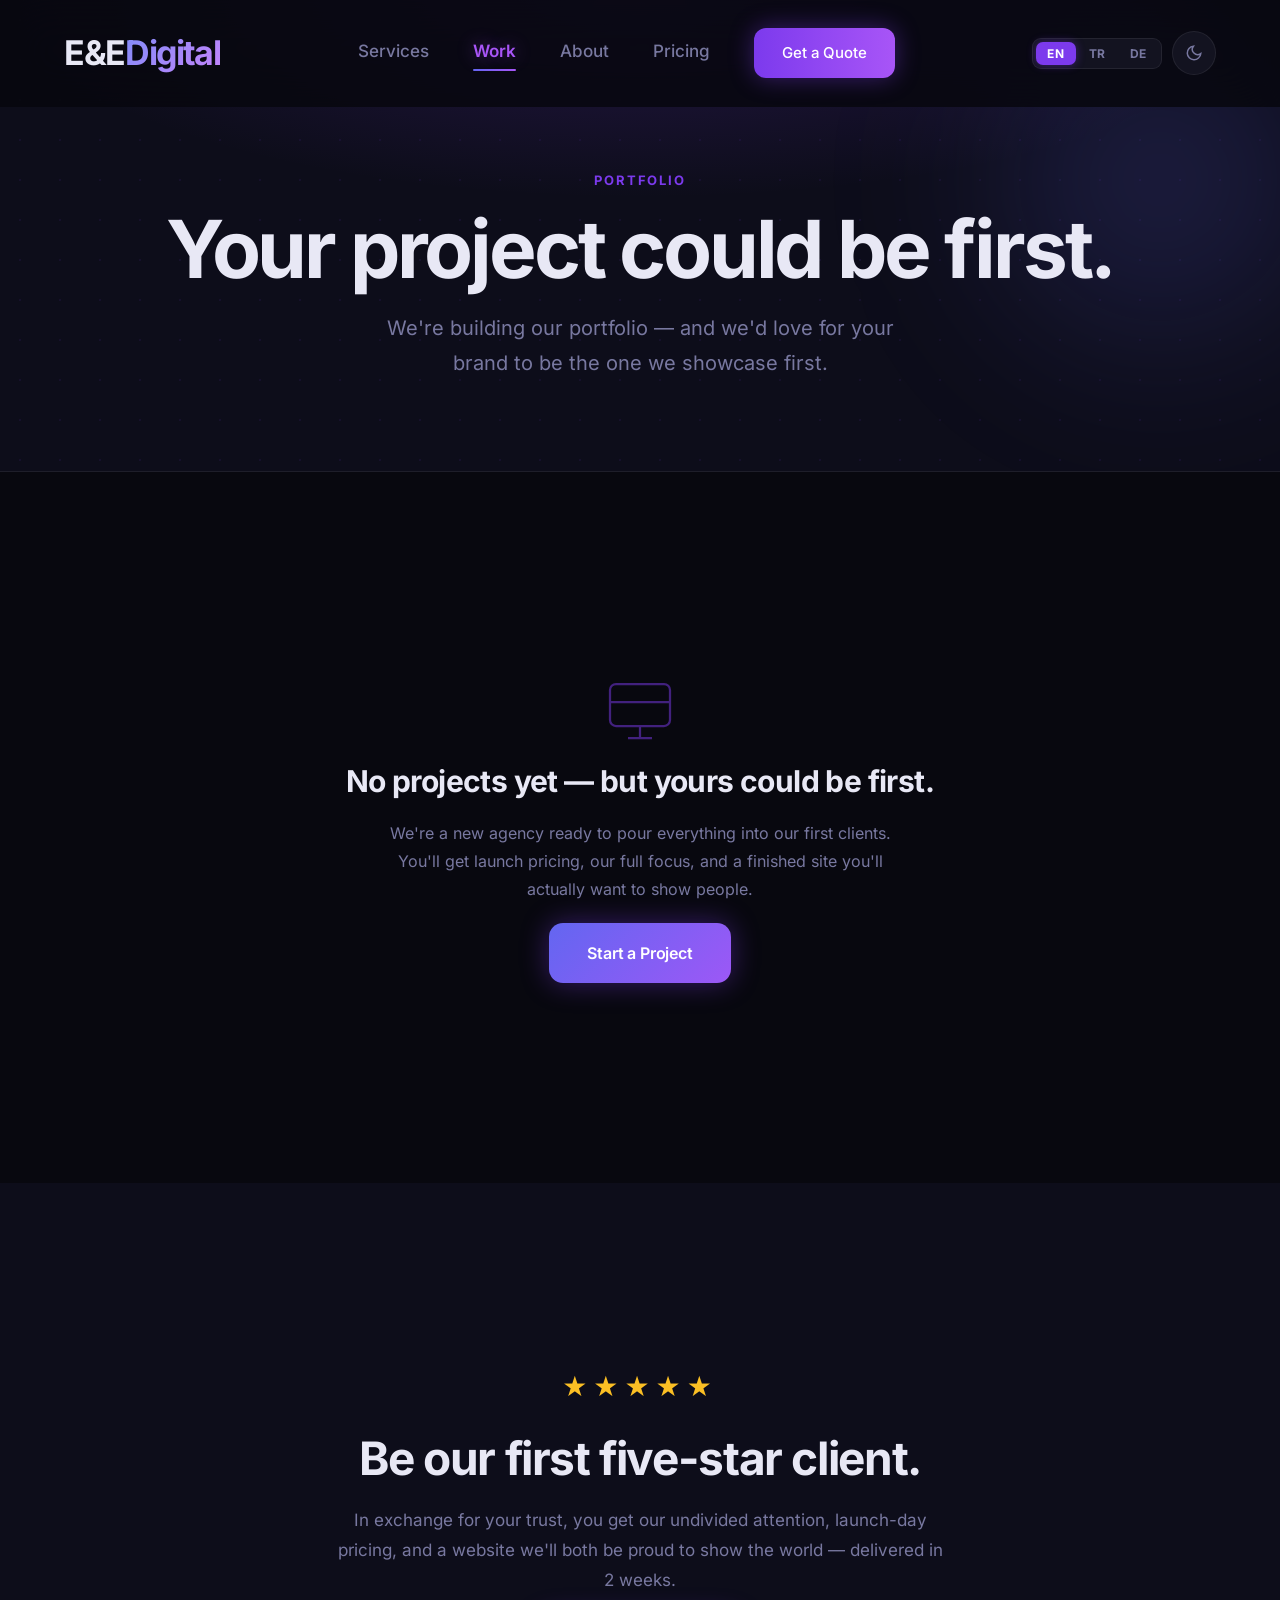
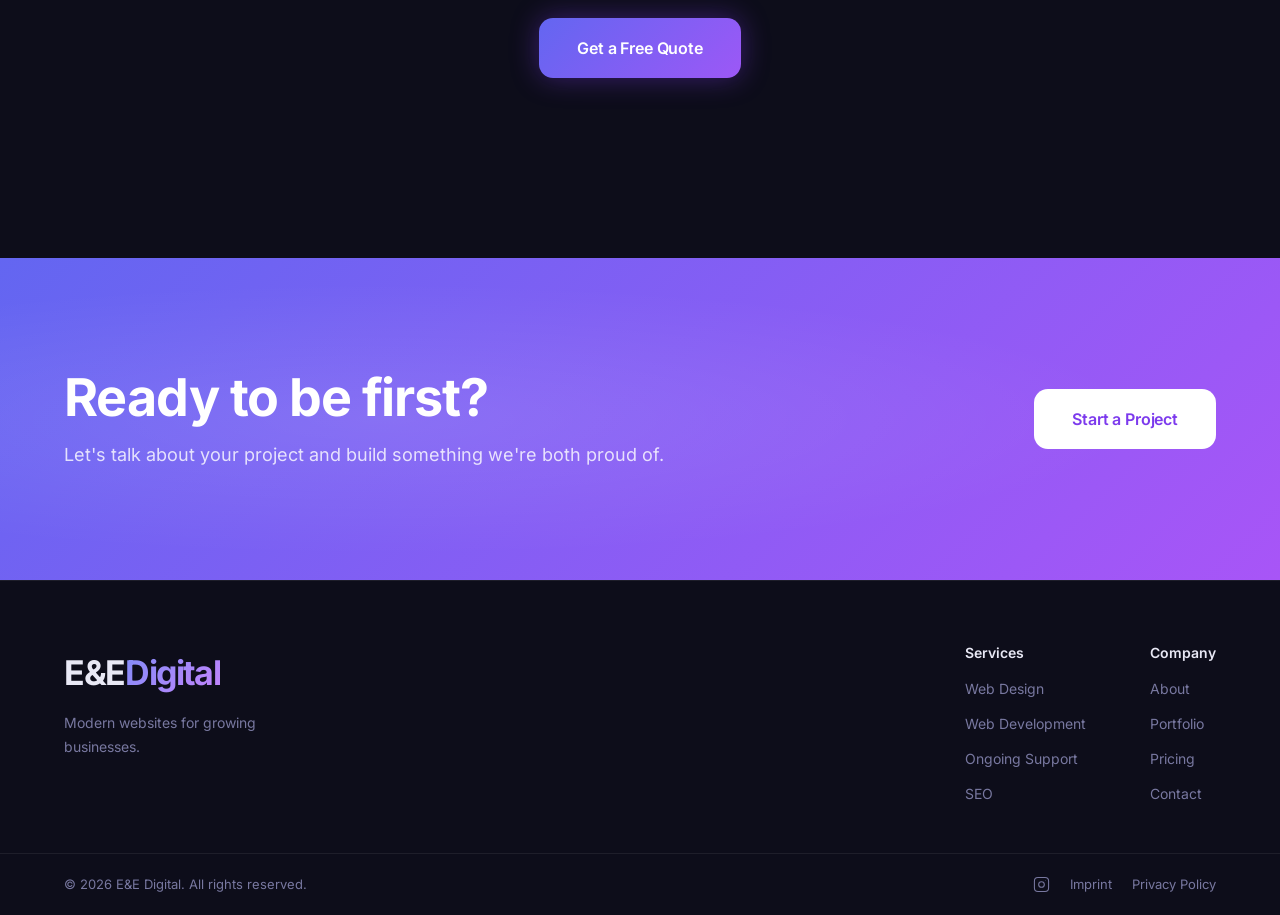
<file: work.html>
<!DOCTYPE html>
<html lang="en">
<head>
  <meta charset="UTF-8" />
  <meta name="viewport" content="width=device-width, initial-scale=1.0" />
  <title data-i18n="page.work.doctitle">Our Work — E&amp;E Digital</title>
  <meta name="description" content="Browse our portfolio of websites built for e-commerce, corporate, SaaS, restaurants, and local businesses." data-i18n-content="meta.work.desc" />
  <meta property="og:type" content="website" />
  <meta property="og:site_name" content="E&amp;E Digital" />
  <meta property="og:url" content="https://ee-digital.de/work.html" />
  <meta property="og:title" content="Our Work — E&amp;E Digital" data-i18n-content="meta.work.title" />
  <meta property="og:description" content="We're building our portfolio — and we'd love for your brand to be the one we showcase first." data-i18n-content="meta.work.desc" />
  <meta property="og:image" content="https://ee-digital.de/og-image.png" />
  <meta name="twitter:card" content="summary_large_image" />
  <meta name="twitter:title" content="Our Work — E&amp;E Digital" data-i18n-content="meta.work.title" />
  <meta name="twitter:description" content="We're building our portfolio — and we'd love for your brand to be the one we showcase first." data-i18n-content="meta.work.desc" />
  <meta name="twitter:image" content="https://ee-digital.de/og-image.png" />
  <link rel="icon" type="image/svg+xml" href="favicon.svg" />
  <link rel="apple-touch-icon" href="apple-touch-icon.png" />
  <link rel="canonical" href="https://ee-digital.de/work" />
  <link rel="stylesheet" href="styles.css" />
  <script>document.documentElement.setAttribute('data-theme', localStorage.getItem('theme') || 'dark');</script>
</head>
<body>

  <header class="nav" id="nav">
    <div class="container nav__inner">
      <a href="index.html" class="nav__logo">E&amp;E<span>Digital</span></a>
      <nav class="nav__links">
        <a href="services.html" data-i18n="nav.services">Services</a>
        <a href="work.html" data-i18n="nav.work">Work</a>
        <a href="about.html" data-i18n="nav.about">About</a>
        <a href="pricing.html" data-i18n="nav.pricing">Pricing</a>
        <a href="contact.html" class="btn btn--sm" data-i18n="nav.cta">Get a Quote</a>
      </nav>
      <div class="nav__controls">
        <div class="lang-switch">
          <button class="lang-btn" data-lang="en">EN</button>
          <button class="lang-btn" data-lang="tr">TR</button>
          <button class="lang-btn" data-lang="de">DE</button>
        </div>
        <button class="theme-toggle" id="themeToggle" aria-label="Toggle theme">
          <svg class="icon-sun" viewBox="0 0 24 24" fill="none" stroke="currentColor" stroke-width="2"><circle cx="12" cy="12" r="5"/><line x1="12" y1="1" x2="12" y2="3"/><line x1="12" y1="21" x2="12" y2="23"/><line x1="4.22" y1="4.22" x2="5.64" y2="5.64"/><line x1="18.36" y1="18.36" x2="19.78" y2="19.78"/><line x1="1" y1="12" x2="3" y2="12"/><line x1="21" y1="12" x2="23" y2="12"/><line x1="4.22" y1="19.78" x2="5.64" y2="18.36"/><line x1="18.36" y1="5.64" x2="19.78" y2="4.22"/></svg>
          <svg class="icon-moon" viewBox="0 0 24 24" fill="none" stroke="currentColor" stroke-width="2"><path d="M21 12.79A9 9 0 1 1 11.21 3 7 7 0 0 0 21 12.79z"/></svg>
        </button>
        <button class="nav__burger" id="burger" aria-label="Toggle menu">
          <span></span><span></span><span></span>
        </button>
      </div>
    </div>
    <div class="nav__mobile" id="mobileMenu">
      <a href="services.html" data-i18n="nav.services">Services</a>
      <a href="work.html" data-i18n="nav.work">Work</a>
      <a href="about.html" data-i18n="nav.about">About</a>
      <a href="pricing.html" data-i18n="nav.pricing">Pricing</a>
      <a href="contact.html" data-i18n="nav.cta">Get a Quote</a>
      <div class="nav__mobile-footer">
        <div class="lang-switch">
          <button class="lang-btn" data-lang="en">EN</button>
          <button class="lang-btn" data-lang="tr">TR</button>
          <button class="lang-btn" data-lang="de">DE</button>
        </div>
      </div>
    </div>
  </header>

  <main>

    <section class="page-hero">
      <div class="container">
        <p class="page-hero__label" data-i18n="page.work.label">Portfolio</p>
        <h1 class="page-hero__title" data-i18n="page.work.title">Your project could be first.</h1>
        <p class="page-hero__sub" data-i18n="page.work.sub">We're building our portfolio — and we'd love for your brand to be the one we showcase first.</p>
      </div>
    </section>

    <!-- PORTFOLIO EMPTY STATE -->
    <section class="section">
      <div class="container">
        <div class="empty-state">
          <div class="empty-state__icon">
            <svg viewBox="0 0 48 48" fill="none" stroke="currentColor" stroke-width="1.5"><rect x="4" y="8" width="40" height="28" rx="4"/><path d="M16 44h16M24 36v8"/><path d="M4 20h40"/></svg>
          </div>
          <h3 class="empty-state__title" data-i18n="work.empty.title">No projects yet — but yours could be first.</h3>
          <p class="empty-state__sub" data-i18n="work.empty.sub">We're a new agency ready to pour everything into our first clients. You'll get launch pricing, our full focus, and a finished site you'll actually want to show people.</p>
          <a href="contact.html" class="btn btn--primary" data-i18n="work.empty.cta">Start a Project</a>
        </div>
      </div>
    </section>

    <!-- FIRST CLIENT CTA -->
    <section class="section section--alt">
      <div class="container">
        <div class="first-client">
          <div class="first-client__stars">★★★★★</div>
          <h2 class="first-client__title" data-i18n="fc.title">Be our first five-star client.</h2>
          <p class="first-client__sub" data-i18n="work.fc.sub">In exchange for your trust, you get our undivided attention, launch-day pricing, and a website we'll both be proud to show the world — delivered in 2 weeks.</p>
          <a href="contact.html" class="btn btn--primary" data-i18n="hero.cta2">Get a Free Quote</a>
        </div>
      </div>
    </section>

  </main>

  <section class="cta-banner">
    <div class="container cta-banner__inner">
      <div>
        <h2 class="cta-banner__title" data-i18n="work.cta.title">Ready to be first?</h2>
        <p class="cta-banner__sub" data-i18n="work.cta.sub">Let's talk about your project and build something we're both proud of.</p>
      </div>
      <a href="contact.html" class="btn btn--white" data-i18n="work.cta.btn">Start a Project</a>
    </div>
  </section>

  <button class="back-to-top" id="backToTop" aria-label="Back to top">
    <svg viewBox="0 0 24 24" fill="none" stroke="currentColor" stroke-width="2.5"><path d="M18 15l-6-6-6 6"/></svg>
  </button>

  <footer class="footer">
    <div class="container footer__inner">
      <div class="footer__brand">
        <a href="index.html" class="nav__logo">E&amp;E<span>Digital</span></a>
        <p data-i18n="footer.tagline">Modern websites for growing businesses.</p>
      </div>
      <div class="footer__links">
        <div class="footer__col">
          <h4 data-i18n="footer.services">Services</h4>
          <a href="services.html" data-i18n="footer.link.design">Web Design</a>
          <a href="services.html" data-i18n="footer.link.dev">Web Development</a>
          <a href="services.html" data-i18n="footer.link.support">Ongoing Support</a>
          <a href="services.html" data-i18n="footer.link.seo">SEO</a>
        </div>
        <div class="footer__col">
          <h4 data-i18n="footer.company">Company</h4>
          <a href="about.html" data-i18n="nav.about">About</a>
          <a href="work.html" data-i18n="footer.link.portfolio">Portfolio</a>
          <a href="pricing.html" data-i18n="nav.pricing">Pricing</a>
          <a href="contact.html" data-i18n="footer.link.contact">Contact</a>
        </div>
      </div>
    </div>
    <div class="footer__bottom">
      <div class="container">
        <span data-i18n="footer.rights">&copy; 2026 E&amp;E Digital. All rights reserved.</span>
        <div class="footer__legal">
          <a href="https://www.instagram.com/ee_digitalll/" target="_blank" rel="noopener noreferrer" class="footer__ig" aria-label="Instagram"><svg viewBox="0 0 24 24" fill="none" stroke="currentColor" stroke-width="1.5" width="17" height="17"><rect x="2" y="2" width="20" height="20" rx="5"/><circle cx="12" cy="12" r="4"/><circle cx="17.5" cy="6.5" r="0.5" fill="currentColor" stroke="none"/></svg></a>
          <a href="impressum.html" data-i18n="footer.link.impressum">Impressum</a>
          <a href="datenschutz.html" data-i18n="footer.link.datenschutz">Datenschutz</a>
        </div>
      </div>
    </div>
  </footer>

  <script src="script.js"></script>
</body>
</html>
</file>
<file: styles.css>
/* ===========================
   E&E Digital — styles.css
   Dark-first design
   =========================== */

/* ---------- Local Fonts (Inter) ---------- */
@font-face { font-family: 'Inter'; font-style: normal; font-weight: 300; font-display: swap;
  src: url('fonts/inter-latin-ext-300-normal.woff2') format('woff2'), url('fonts/inter-latin-ext-300-normal.woff') format('woff');
  unicode-range: U+0100-02AF, U+0304, U+0308, U+0329, U+1E00-1E9F, U+1EF2-1EFF, U+2020, U+20A0-20AB, U+20AD-20C0, U+2113, U+2C60-2C7F, U+A720-A7FF; }
@font-face { font-family: 'Inter'; font-style: normal; font-weight: 300; font-display: swap;
  src: url('fonts/inter-latin-300-normal.woff2') format('woff2'), url('fonts/inter-latin-300-normal.woff') format('woff');
  unicode-range: U+0000-00FF, U+0131, U+0152-0153, U+02BB-02BC, U+02C6, U+02DA, U+02DC, U+0304, U+0308, U+0329, U+2000-206F, U+20AC, U+2122, U+2191, U+2193, U+2212, U+2215, U+FEFF, U+FFFD; }

@font-face { font-family: 'Inter'; font-style: normal; font-weight: 400; font-display: swap;
  src: url('fonts/inter-latin-ext-400-normal.woff2') format('woff2'), url('fonts/inter-latin-ext-400-normal.woff') format('woff');
  unicode-range: U+0100-02AF, U+0304, U+0308, U+0329, U+1E00-1E9F, U+1EF2-1EFF, U+2020, U+20A0-20AB, U+20AD-20C0, U+2113, U+2C60-2C7F, U+A720-A7FF; }
@font-face { font-family: 'Inter'; font-style: normal; font-weight: 400; font-display: swap;
  src: url('fonts/inter-latin-400-normal.woff2') format('woff2'), url('fonts/inter-latin-400-normal.woff') format('woff');
  unicode-range: U+0000-00FF, U+0131, U+0152-0153, U+02BB-02BC, U+02C6, U+02DA, U+02DC, U+0304, U+0308, U+0329, U+2000-206F, U+20AC, U+2122, U+2191, U+2193, U+2212, U+2215, U+FEFF, U+FFFD; }

@font-face { font-family: 'Inter'; font-style: normal; font-weight: 500; font-display: swap;
  src: url('fonts/inter-latin-ext-500-normal.woff2') format('woff2'), url('fonts/inter-latin-ext-500-normal.woff') format('woff');
  unicode-range: U+0100-02AF, U+0304, U+0308, U+0329, U+1E00-1E9F, U+1EF2-1EFF, U+2020, U+20A0-20AB, U+20AD-20C0, U+2113, U+2C60-2C7F, U+A720-A7FF; }
@font-face { font-family: 'Inter'; font-style: normal; font-weight: 500; font-display: swap;
  src: url('fonts/inter-latin-500-normal.woff2') format('woff2'), url('fonts/inter-latin-500-normal.woff') format('woff');
  unicode-range: U+0000-00FF, U+0131, U+0152-0153, U+02BB-02BC, U+02C6, U+02DA, U+02DC, U+0304, U+0308, U+0329, U+2000-206F, U+20AC, U+2122, U+2191, U+2193, U+2212, U+2215, U+FEFF, U+FFFD; }

@font-face { font-family: 'Inter'; font-style: normal; font-weight: 600; font-display: swap;
  src: url('fonts/inter-latin-ext-600-normal.woff2') format('woff2'), url('fonts/inter-latin-ext-600-normal.woff') format('woff');
  unicode-range: U+0100-02AF, U+0304, U+0308, U+0329, U+1E00-1E9F, U+1EF2-1EFF, U+2020, U+20A0-20AB, U+20AD-20C0, U+2113, U+2C60-2C7F, U+A720-A7FF; }
@font-face { font-family: 'Inter'; font-style: normal; font-weight: 600; font-display: swap;
  src: url('fonts/inter-latin-600-normal.woff2') format('woff2'), url('fonts/inter-latin-600-normal.woff') format('woff');
  unicode-range: U+0000-00FF, U+0131, U+0152-0153, U+02BB-02BC, U+02C6, U+02DA, U+02DC, U+0304, U+0308, U+0329, U+2000-206F, U+20AC, U+2122, U+2191, U+2193, U+2212, U+2215, U+FEFF, U+FFFD; }

@font-face { font-family: 'Inter'; font-style: normal; font-weight: 700; font-display: swap;
  src: url('fonts/inter-latin-ext-700-normal.woff2') format('woff2'), url('fonts/inter-latin-ext-700-normal.woff') format('woff');
  unicode-range: U+0100-02AF, U+0304, U+0308, U+0329, U+1E00-1E9F, U+1EF2-1EFF, U+2020, U+20A0-20AB, U+20AD-20C0, U+2113, U+2C60-2C7F, U+A720-A7FF; }
@font-face { font-family: 'Inter'; font-style: normal; font-weight: 700; font-display: swap;
  src: url('fonts/inter-latin-700-normal.woff2') format('woff2'), url('fonts/inter-latin-700-normal.woff') format('woff');
  unicode-range: U+0000-00FF, U+0131, U+0152-0153, U+02BB-02BC, U+02C6, U+02DA, U+02DC, U+0304, U+0308, U+0329, U+2000-206F, U+20AC, U+2122, U+2191, U+2193, U+2212, U+2215, U+FEFF, U+FFFD; }

/* ---------- CSS Variables ---------- */
:root {
  --bg:          #08080f;
  --bg-2:        #0d0d1a;
  --bg-3:        #131320;
  --text:        #e8e8f5;
  --text-muted:  #7878a0;
  --border:      rgba(255,255,255,.07);
  --accent:      #7c3aed;
  --accent-2:    #a855f7;
  --accent-bg:   rgba(124,58,237,.12);
  --glow:        rgba(124,58,237,.4);
  --gradient:    linear-gradient(135deg, #6366f1 0%, #a855f7 100%);
  --grad-text:   linear-gradient(135deg, #818cf8 0%, #c084fc 100%);
  --radius:      12px;
  --radius-lg:   20px;
  --shadow-md:   0 4px 24px rgba(0,0,0,.5);
  --shadow-lg:   0 12px 60px rgba(0,0,0,.6);
  --transition:  0.25s ease;
}

[data-theme="light"] {
  --bg:          #ffffff;
  --bg-2:        #ffffff;
  --bg-3:        #f5f5fa;
  --text:        #0a0a15;
  --text-muted:  #5c5c80;
  --border:      #e0e0ec;
  --accent:      #6366f1;
  --accent-2:    #7c3aed;
  --accent-bg:   #eef2ff;
  --glow:        rgba(99,102,241,.25);
  --gradient:    linear-gradient(135deg, #4f46e5 0%, #7c3aed 100%);
  --grad-text:   linear-gradient(135deg, #4f46e5 0%, #7c3aed 100%);
  --shadow-md:   0 4px 16px rgba(0,0,0,.08);
  --shadow-lg:   0 12px 40px rgba(0,0,0,.12);
}

/* ---------- Reset ---------- */
*, *::before, *::after { box-sizing: border-box; margin: 0; padding: 0; }
html { scroll-behavior: smooth; }
body {
  font-family: 'Inter', system-ui, sans-serif;
  background: var(--bg);
  color: var(--text);
  line-height: 1.65;
  font-size: 16px;
  -webkit-font-smoothing: antialiased;
}
img { display: block; max-width: 100%; }
a { text-decoration: none; color: inherit; }
h1, h2, h3, h4 { line-height: 1.15; font-weight: 700; }

.container {
  width: 100%;
  max-width: 1200px;
  margin: 0 auto;
  padding: 0 24px;
}

/* ---------- Gradient text ---------- */
.gradient-text {
  background: linear-gradient(135deg, #818cf8 0%, #c084fc 35%, #60a5fa 65%, #818cf8 100%);
  background-size: 300% 100%;
  -webkit-background-clip: text;
  -webkit-text-fill-color: transparent;
  background-clip: text;
  animation: gradShift 5s linear infinite;
}

/* ---------- Buttons ---------- */
.btn {
  display: inline-flex;
  align-items: center;
  gap: 8px;
  padding: 17px 38px;
  border-radius: 14px;
  font-size: 16px;
  font-weight: 600;
  cursor: pointer;
  transition: all var(--transition);
  border: none;
  font-family: inherit;
  white-space: nowrap;
  letter-spacing: -.01em;
}
.btn--primary {
  background: linear-gradient(135deg, #6366f1 0%, #a855f7 60%, #7c3aed 100%);
  background-size: 200% 200%;
  color: #fff;
  box-shadow: 0 0 28px var(--glow);
  animation: btnPrimaryShimmer 4s ease-in-out infinite;
}
.btn--primary:hover {
  transform: translateY(-3px) scale(1.02);
  box-shadow: 0 0 60px var(--glow), 0 12px 32px rgba(0,0,0,.35);
  animation: none;
  background: linear-gradient(135deg, #818cf8 0%, #c084fc 60%, #a855f7 100%);
}
.btn--ghost {
  background: transparent;
  color: var(--text);
  border: 1.5px solid var(--border);
}
.btn--ghost:hover {
  border-color: var(--accent);
  color: var(--accent);
  box-shadow: 0 0 16px var(--glow);
}
.btn--white { background: #fff; color: var(--accent); }
.btn--white:hover {
  background: rgba(255,255,255,.92);
  transform: translateY(-2px);
  box-shadow: 0 8px 28px rgba(0,0,0,.3);
}
.btn--sm { padding: 11px 22px; font-size: 14px; border-radius: var(--radius); }
.btn--full { width: 100%; justify-content: center; }

/* ---------- Sections ---------- */
.section { padding: 120px 0; }
.section--alt { background: var(--bg-2); }
.section__header { text-align: center; margin-bottom: 72px; }
.section__label {
  font-size: 13px;
  font-weight: 700;
  letter-spacing: .14em;
  text-transform: uppercase;
  color: var(--accent);
  margin-bottom: 16px;
  display: block;
}
.section__title {
  font-size: clamp(34px, 4.5vw, 58px);
  color: var(--text);
  max-width: 640px;
  margin: 0 auto;
  letter-spacing: -.03em;
}
.section__cta { text-align: center; margin-top: 48px; }

/* ---------- NAV ---------- */
.nav {
  position: fixed;
  top: 0; left: 0; right: 0;
  z-index: 100;
  background: rgba(8,8,15,.85);
  backdrop-filter: blur(24px);
  -webkit-backdrop-filter: blur(24px);
  border-bottom: 1px solid transparent;
  transition: border-color var(--transition), box-shadow var(--transition), background var(--transition);
  animation: navSlideDown 0.7s cubic-bezier(0.22,1,0.36,1) both;
}
.nav::after {
  content: '';
  position: absolute;
  bottom: -1px; left: 0; right: 0;
  height: 1px;
  background: linear-gradient(90deg, transparent 0%, var(--accent) 40%, var(--accent-2) 60%, transparent 100%);
  opacity: 0;
  transition: opacity 0.4s ease;
  pointer-events: none;
}
[data-theme="light"] .nav { background: rgba(255,255,255,.92); }
.nav.scrolled { border-color: transparent; box-shadow: 0 8px 60px rgba(0,0,0,.6), 0 0 0 1px rgba(124,58,237,.08); animation: navSlideDown 0.7s cubic-bezier(0.22,1,0.36,1) both, navGlow 6s 0.7s ease-in-out infinite; }
.nav.scrolled::after { opacity: 1; }
[data-theme="light"] .nav.scrolled { box-shadow: 0 4px 28px rgba(0,0,0,.1); }

.nav__inner {
  display: flex;
  align-items: center;
  justify-content: space-between;
  height: 106px;
}

/* Logo */
.nav__logo {
  font-size: 34px;
  font-weight: 800;
  color: var(--text);
  letter-spacing: -.04em;
  transition: opacity var(--transition);
  animation: linkFadeIn .6s .05s cubic-bezier(0.22,1,0.36,1) both;
}
.nav__logo:hover { opacity: .85; }
.nav__logo span {
  background: linear-gradient(135deg, #818cf8 0%, #c084fc 40%, #60a5fa 70%, #818cf8 100%);
  background-size: 300% 100%;
  -webkit-background-clip: text;
  -webkit-text-fill-color: transparent;
  background-clip: text;
  animation: gradShift 4s linear infinite;
}

/* Desktop links */
.nav__links { display: flex; align-items: center; gap: 44px; }
.nav__links a {
  font-size: 17px;
  font-weight: 500;
  color: var(--text-muted);
  transition: color var(--transition), text-shadow var(--transition);
  position: relative;
}
.nav__links a:not(.btn) { padding-bottom: 4px; }
/* Sliding underline from center */
.nav__links a::after {
  content: '';
  position: absolute;
  bottom: -2px; left: 50%; right: 50%;
  height: 2px;
  background: var(--gradient);
  border-radius: 2px;
  transition: left .3s cubic-bezier(0.22,1,0.36,1), right .3s cubic-bezier(0.22,1,0.36,1);
}
.nav__links a:hover { color: var(--text); }
.nav__links a:hover::after { left: 0; right: 0; }
.nav__links a.active {
  color: var(--accent-2);
  font-weight: 600;
  text-shadow: 0 0 18px rgba(168,85,247,.45);
}
.nav__links a.active::after { left: 0; right: 0; }
/* CTA button override — no underline, animated gradient shimmer */
.nav__links .btn {
  background: linear-gradient(90deg, var(--accent) 0%, var(--accent-2) 50%, var(--accent) 100%);
  background-size: 200% 100%;
  background-position: 0% center;
  color: #fff;
  box-shadow: 0 0 24px var(--glow);
  padding: 13px 28px;
  font-size: 15px;
  animation: linkFadeIn .6s .55s cubic-bezier(0.22,1,0.36,1) both, btnShimmer 3s 1.2s ease-in-out infinite;
}
.nav__links .btn::after { display: none; }
.nav__links .btn:hover { transform: translateY(-2px); box-shadow: 0 0 48px var(--glow), 0 8px 24px rgba(0,0,0,.3); }
/* Staggered link entrance */
.nav__links a:not(.btn):nth-child(1) { animation: linkFadeIn .6s .15s cubic-bezier(0.22,1,0.36,1) both; }
.nav__links a:not(.btn):nth-child(2) { animation: linkFadeIn .6s .25s cubic-bezier(0.22,1,0.36,1) both; }
.nav__links a:not(.btn):nth-child(3) { animation: linkFadeIn .6s .35s cubic-bezier(0.22,1,0.36,1) both; }
.nav__links a:not(.btn):nth-child(4) { animation: linkFadeIn .6s .45s cubic-bezier(0.22,1,0.36,1) both; }
.nav__links a:not(.btn):nth-child(5) { animation: linkFadeIn .6s .55s cubic-bezier(0.22,1,0.36,1) both; }

/* Nav controls: lang + theme + burger */
.nav__controls { display: flex; align-items: center; gap: 10px; }

/* Language switcher */
.lang-switch {
  display: flex;
  gap: 2px;
  background: var(--bg-3);
  border: 1px solid var(--border);
  border-radius: 9px;
  padding: 3px;
}
.lang-btn {
  padding: 4px 11px;
  border-radius: 7px;
  background: none;
  border: none;
  font-size: 12px;
  font-weight: 700;
  color: var(--text-muted);
  cursor: pointer;
  transition: all var(--transition);
  font-family: inherit;
  letter-spacing: .05em;
}
.lang-btn.active { background: var(--accent); color: #fff; box-shadow: 0 0 10px var(--glow); }
.lang-btn:not(.active):hover { color: var(--text); }

/* Theme toggle */
.theme-toggle {
  width: 44px; height: 44px;
  border-radius: 50%;
  background: var(--bg-3);
  border: 1.5px solid var(--border);
  cursor: pointer;
  display: flex;
  align-items: center;
  justify-content: center;
  color: var(--text-muted);
  transition: all 0.3s cubic-bezier(0.22,1,0.36,1);
  flex-shrink: 0;
  animation: linkFadeIn .6s .6s cubic-bezier(0.22,1,0.36,1) both;
}
.theme-toggle svg { width: 18px; height: 18px; transition: transform 0.3s cubic-bezier(0.22,1,0.36,1); }
.theme-toggle:hover { color: var(--text); border-color: var(--accent); box-shadow: 0 0 22px var(--glow); background: var(--accent-bg); }
.theme-toggle:hover svg { transform: rotate(25deg) scale(1.15); }
.icon-sun { display: none; }
.icon-moon { display: block; }
[data-theme="light"] .icon-sun { display: block; }
[data-theme="light"] .icon-moon { display: none; }

/* Burger */
.nav__burger {
  display: none;
  flex-direction: column;
  gap: 5px;
  background: none;
  border: none;
  cursor: pointer;
  padding: 4px;
}
.nav__burger span {
  display: block;
  width: 26px; height: 2px;
  background: var(--text);
  border-radius: 2px;
  transition: all 0.3s cubic-bezier(0.22,1,0.36,1);
}
.nav__burger.open span:nth-child(1) { transform: translateY(7px) rotate(45deg); }
.nav__burger.open span:nth-child(2) { opacity: 0; }
.nav__burger.open span:nth-child(3) { transform: translateY(-7px) rotate(-45deg); }

/* Mobile menu */
.nav__mobile {
  display: none;
  flex-direction: column;
  padding: 16px 24px 20px;
  border-top: 1px solid var(--border);
  background: var(--bg);
  gap: 4px;
}
.nav__mobile.open { display: flex; animation: mobileMenuOpen .4s cubic-bezier(0.22,1,0.36,1); }
.nav__mobile a {
  padding: 12px 0;
  font-weight: 500;
  color: var(--text-muted);
  border-bottom: 1px solid var(--border);
  font-size: 15px;
  transition: color var(--transition);
}
.nav__mobile a:last-child { border-bottom: none; color: var(--accent); font-weight: 600; }
.nav__mobile a:hover { color: var(--text); }
.nav__mobile-footer {
  display: flex;
  align-items: center;
  gap: 12px;
  padding-top: 16px;
  border-top: 1px solid var(--border);
  margin-top: 8px;
}

/* ---------- HERO ---------- */
.hero {
  padding: 200px 0 130px;
  text-align: center;
  position: relative;
  overflow: hidden;
  background-image: radial-gradient(rgba(124,58,237,.10) 1px, transparent 1px);
  background-size: 44px 44px;
}
[data-theme="light"] .hero { background-image: radial-gradient(rgba(99,102,241,.07) 1px, transparent 1px); }
.hero::before {
  content: '';
  position: absolute;
  inset: 0;
  background: radial-gradient(ellipse 90% 65% at 50% -5%, rgba(124,58,237,.28) 0%, transparent 65%);
  pointer-events: none;
  animation: heroGlow 7s ease-in-out infinite;
}
.hero::after {
  content: '';
  position: absolute;
  width: 900px; height: 900px;
  border-radius: 50%;
  background: radial-gradient(circle, rgba(124,58,237,.09) 0%, transparent 70%);
  top: -380px; left: 50%;
  transform: translateX(-50%);
  pointer-events: none;
  animation: orbFloat 10s ease-in-out infinite;
}
.hero__orb {
  position: absolute;
  border-radius: 50%;
  pointer-events: none;
  filter: blur(80px);
  opacity: .55;
}
.hero__orb--l {
  width: 520px; height: 520px;
  background: radial-gradient(circle, rgba(99,102,241,.35) 0%, transparent 70%);
  top: 10%; left: -180px;
  animation: orbDriftL 14s ease-in-out infinite;
}
.hero__orb--r {
  width: 440px; height: 440px;
  background: radial-gradient(circle, rgba(168,85,247,.3) 0%, transparent 70%);
  top: 20%; right: -160px;
  animation: orbDriftR 11s ease-in-out infinite;
}
@keyframes orbDriftL {
  0%, 100% { transform: translateY(0) scale(1); }
  50%       { transform: translateY(40px) scale(1.07); }
}
@keyframes orbDriftR {
  0%, 100% { transform: translateY(0) scale(1); }
  50%       { transform: translateY(-50px) scale(1.05); }
}

.hero__badge {
  display: inline-flex;
  align-items: center;
  gap: 8px;
  background: var(--accent-bg);
  color: var(--accent);
  font-size: 14px;
  font-weight: 600;
  padding: 9px 26px;
  border-radius: 100px;
  margin-bottom: 40px;
  border: 1px solid rgba(124,58,237,.3);
  animation: heroFadeUp 0.8s 0.1s cubic-bezier(0.22,1,0.36,1) both, badgePulse 3.5s 0.9s ease-in-out infinite;
  position: relative; z-index: 1;
}
.hero__title {
  font-size: clamp(52px, 9vw, 108px);
  letter-spacing: -.05em;
  line-height: 1.01;
  margin-bottom: 30px;
  position: relative; z-index: 1;
  animation: heroFadeUp 0.9s 0.25s cubic-bezier(0.22,1,0.36,1) both;
}
.hero__sub {
  font-size: clamp(18px, 2.2vw, 23px);
  color: var(--text-muted);
  max-width: 580px;
  margin: 0 auto 56px;
  line-height: 1.75;
  position: relative; z-index: 1;
  animation: heroFadeUp 0.9s 0.42s cubic-bezier(0.22,1,0.36,1) both;
}
.hero__cta { display: flex; gap: 16px; justify-content: center; flex-wrap: wrap; margin-bottom: 84px; position: relative; z-index: 1; animation: heroFadeUp 0.9s 0.58s cubic-bezier(0.22,1,0.36,1) both; }
.hero__stats { display: flex; align-items: center; justify-content: center; gap: 48px; flex-wrap: wrap; position: relative; z-index: 1; animation: heroFadeUp 0.9s 0.72s cubic-bezier(0.22,1,0.36,1) both; }
.stat { text-align: center; }
.stat__num {
  display: block;
  font-size: 42px;
  font-weight: 800;
  letter-spacing: -.04em;
  background: var(--grad-text);
  -webkit-background-clip: text;
  -webkit-text-fill-color: transparent;
  background-clip: text;
}
.stat__label { font-size: 13px; color: var(--text-muted); margin-top: 4px; }
.stat__divider { width: 1px; height: 44px; background: var(--border); }

/* ---------- MARQUEE ---------- */
.marquee-strip {
  overflow: hidden;
  border-top: 1px solid var(--border);
  border-bottom: 1px solid var(--border);
  background: var(--bg-2);
  padding: 14px 0;
}
.marquee__track {
  display: flex;
  align-items: center;
  gap: 24px;
  width: max-content;
  animation: marquee 28s linear infinite;
}
.marquee__track span { font-size: 12px; font-weight: 600; letter-spacing: .1em; text-transform: uppercase; color: var(--text-muted); white-space: nowrap; }
.marquee__track .mdot { color: var(--accent); font-size: 16px; }
@keyframes marquee { from { transform: translateX(0); } to { transform: translateX(-50%); } }

/* ---- Animation keyframes ---- */
@keyframes gradShift {
  0%   { background-position: 0% center; }
  100% { background-position: 300% center; }
}
@keyframes heroGlow {
  0%, 100% { opacity: .75; transform: scale(1); }
  50%       { opacity: 1;   transform: scale(1.08); }
}
@keyframes orbFloat {
  0%, 100% { transform: translateX(-50%) translateY(0)    scale(1);    }
  50%       { transform: translateX(-50%) translateY(-50px) scale(1.06); }
}
@keyframes badgePulse {
  0%, 100% { box-shadow: 0 0 0 0 transparent;                         border-color: rgba(124,58,237,.3); }
  50%       { box-shadow: 0 0 0 8px rgba(124,58,237,.06), 0 0 36px rgba(124,58,237,.4); border-color: rgba(124,58,237,.65); }
}
@keyframes backTopPulse {
  0%, 100% { box-shadow: 0 0 24px var(--glow); }
  50%       { box-shadow: 0 0 52px var(--glow), 0 0 0 10px rgba(124,58,237,.1); }
}
@keyframes navGlow {
  0%, 100% { box-shadow: 0 8px 60px rgba(0,0,0,.6), 0 0 0 1px rgba(124,58,237,.08); }
  50%       { box-shadow: 0 8px 80px rgba(0,0,0,.7), 0 0 0 1px rgba(124,58,237,.18); }
}
@keyframes navSlideDown {
  from { transform: translateY(-100%); opacity: 0; }
  to   { transform: translateY(0);     opacity: 1; }
}
@keyframes linkFadeIn {
  from { opacity: 0; transform: translateY(-10px); }
  to   { opacity: 1; transform: translateY(0); }
}
@keyframes btnShimmer {
  0%, 100% { background-position: 0%   center; }
  50%       { background-position: 100% center; }
}
@keyframes btnPrimaryShimmer {
  0%, 100% { background-position: 0% 50%; }
  50%       { background-position: 100% 50%; }
}
@keyframes heroFadeUp {
  from { opacity: 0; transform: translateY(32px); }
  to   { opacity: 1; transform: translateY(0); }
}
@keyframes mobileMenuOpen {
  from { opacity: 0; transform: translateY(-14px); }
  to   { opacity: 1; transform: translateY(0); }
}

/* ---------- CARDS (Services) ---------- */
.services__grid { display: grid; grid-template-columns: repeat(auto-fit, minmax(300px, 1fr)); gap: 20px; }
.card {
  padding: 34px;
  border: 1px solid var(--border);
  border-radius: var(--radius-lg);
  background: var(--bg-2);
  transition: all var(--transition);
  position: relative;
  overflow: hidden;
}
.card:hover {
  border-color: var(--accent);
  transform: translateY(-14px);
  box-shadow: 0 0 70px rgba(124,58,237,.22), 0 24px 60px rgba(0,0,0,.4), 0 0 0 1px rgba(124,58,237,.25);
}
.card:hover .card__icon {
  background: var(--accent);
  color: #fff;
  box-shadow: 0 0 24px var(--glow);
  transform: scale(1.1);
}
.card__icon {
  width: 60px; height: 60px;
  background: var(--accent-bg);
  border-radius: 16px;
  display: flex;
  align-items: center;
  justify-content: center;
  margin-bottom: 24px;
  color: var(--accent);
  transition: all var(--transition);
}
.card__icon svg { width: 24px; height: 24px; }
.card__title { font-size: 19px; margin-bottom: 12px; color: var(--text); }
.card__text { font-size: 15px; color: var(--text-muted); line-height: 1.75; }
.card--tall { display: flex; flex-direction: column; }
.card__list { list-style: none; display: flex; flex-direction: column; gap: 8px; margin-top: 18px; flex: 1; }
.card__list li { font-size: 14px; color: var(--text-muted); display: flex; align-items: center; gap: 8px; }
.card__list li::before { content: '→'; color: var(--accent); font-size: 12px; flex-shrink: 0; }

/* ---------- WORK ---------- */
.work__grid { display: grid; grid-template-columns: repeat(3, 1fr); gap: 16px; }
.work__card { border-radius: var(--radius-lg); overflow: hidden; cursor: pointer; transition: opacity .3s ease, transform .3s ease; }
.work__card.hidden { opacity: .1; transform: scale(.96); pointer-events: none; }
.work__img {
  height: 280px;
  position: relative;
  overflow: hidden;
  border-radius: var(--radius-lg);
  border: 1px solid var(--border);
  transition: transform var(--transition);
}
.work__card:hover .work__img { transform: scale(1.03); }
.work__img--1 { background: linear-gradient(135deg,#f9a8d4,#ec4899); }
.work__img--2 { background: linear-gradient(135deg,#93c5fd,#3b82f6); }
.work__img--3 { background: linear-gradient(135deg,#86efac,#22c55e); }
.work__img--4 { background: linear-gradient(135deg,#fcd34d,#f59e0b); }
.work__img--5 { background: linear-gradient(135deg,#c4b5fd,#8b5cf6); }
.work__img--6 { background: linear-gradient(135deg,#6ee7b7,#10b981); }
.work__img--7 { background: linear-gradient(135deg,#fed7aa,#f97316); }
.work__img--8 { background: linear-gradient(135deg,#a5b4fc,#4f46e5); }
.work__img--9 { background: linear-gradient(135deg,#99f6e4,#14b8a6); }
.work__overlay {
  position: absolute; inset: 0;
  background: linear-gradient(to top, rgba(0,0,0,.85) 0%, rgba(0,0,0,.15) 100%);
  display: flex; flex-direction: column; justify-content: flex-end;
  padding: 24px; color: #fff;
  opacity: 0; transition: opacity var(--transition);
}
.work__card:hover .work__overlay { opacity: 1; }
.work__tag { font-size: 11px; font-weight: 600; letter-spacing: .08em; text-transform: uppercase; background: rgba(255,255,255,.2); padding: 4px 10px; border-radius: 100px; width: fit-content; margin-bottom: 8px; }
.work__name { font-size: 20px; font-weight: 700; margin-bottom: 4px; }
.work__overlay p { font-size: 13px; opacity: .85; }

/* ---------- FILTER ---------- */
.filter__bar { display: flex; gap: 8px; justify-content: center; flex-wrap: wrap; margin-bottom: 40px; }
.filter__btn {
  padding: 8px 18px;
  border: 1px solid var(--border);
  border-radius: 100px;
  background: var(--bg-2);
  font-size: 13px; font-weight: 600;
  color: var(--text-muted);
  cursor: pointer;
  transition: all var(--transition);
  font-family: inherit;
}
.filter__btn:hover { border-color: var(--accent); color: var(--accent); }
.filter__btn.active { background: var(--accent); border-color: var(--accent); color: #fff; box-shadow: 0 0 18px var(--glow); }

/* ---------- PROCESS ---------- */
.process__steps { display: flex; align-items: flex-start; justify-content: center; flex-wrap: wrap; }
.step { flex: 1; min-width: 180px; max-width: 220px; text-align: center; padding: 0 16px; }
.step__num { font-size: 13px; font-weight: 700; color: var(--accent); letter-spacing: .06em; margin-bottom: 16px; }
.step__title { font-size: 18px; margin-bottom: 10px; color: var(--text); }
.step__text { font-size: 14px; color: var(--text-muted); line-height: 1.75; }
.step__arrow { align-self: flex-start; margin-top: 20px; color: var(--border); flex-shrink: 0; }
.step__arrow svg { width: 20px; height: 20px; }

/* ---------- ABOUT ---------- */
.about__inner { display: grid; grid-template-columns: 1fr 1fr; gap: 80px; align-items: center; }
.about__content .section__title { text-align: left; margin: 0 0 20px; }
.about__text { font-size: 16px; color: var(--text-muted); line-height: 1.85; margin-bottom: 16px; }
.about__highlights { display: flex; flex-direction: column; gap: 12px; margin-top: 28px; }
.highlight { display: flex; align-items: center; gap: 10px; font-size: 15px; font-weight: 500; color: var(--text); }
.highlight svg { width: 18px; height: 18px; color: var(--accent); flex-shrink: 0; }
.about__visual { position: relative; height: 360px; }
.about__card { position: absolute; border-radius: var(--radius-lg); padding: 24px 28px; border: 1px solid var(--border); }
.about__card-label { font-size: 12px; font-weight: 600; letter-spacing: .06em; text-transform: uppercase; margin-bottom: 6px; opacity: .6; }
.about__card-value { font-size: 34px; font-weight: 800; letter-spacing: -.03em; }
.about__card--main { background: var(--bg-2); top: 0; left: 0; right: 60px; color: var(--text); }
.about__card--accent { background: var(--accent); color: #fff; top: 130px; right: 0; left: 60px; border-color: var(--accent); box-shadow: 0 0 32px var(--glow); }
.about__card--subtle { background: var(--bg-3); color: var(--text); bottom: 0; left: 30px; right: 30px; }

/* ---------- TESTIMONIALS ---------- */
.testimonials__grid { display: grid; grid-template-columns: repeat(3, 1fr); gap: 20px; }
.testimonial {
  background: var(--bg-2);
  border: 1px solid var(--border);
  border-radius: var(--radius-lg);
  padding: 32px;
  transition: border-color var(--transition), transform var(--transition), box-shadow var(--transition);
}
.testimonial:hover { border-color: var(--accent); transform: translateY(-10px); box-shadow: 0 0 50px rgba(124,58,237,.18), 0 20px 40px rgba(0,0,0,.3); }
.testimonial__stars { color: #f59e0b; font-size: 16px; margin-bottom: 16px; letter-spacing: 2px; }
.testimonial__quote { font-size: 15px; color: var(--text-muted); line-height: 1.8; margin-bottom: 24px; font-style: italic; }
.testimonial__author { display: flex; align-items: center; gap: 12px; }
.testimonial__avatar { width: 42px; height: 42px; border-radius: 50%; background: var(--gradient); color: #fff; font-size: 13px; font-weight: 700; display: flex; align-items: center; justify-content: center; flex-shrink: 0; }
.testimonial__name { font-size: 14px; font-weight: 600; color: var(--text); }
.testimonial__role { font-size: 12px; color: var(--text-muted); margin-top: 2px; }

/* ---------- EMPTY STATE ---------- */
.empty-state {
  text-align: center;
  padding: 80px 24px;
  display: flex;
  flex-direction: column;
  align-items: center;
  gap: 20px;
}
.empty-state__icon {
  width: 72px;
  height: 72px;
  color: var(--accent);
  opacity: 0.5;
}
.empty-state__title {
  font-size: clamp(20px, 2.8vw, 30px);
  font-weight: 700;
  letter-spacing: -.02em;
  color: var(--text);
}
.empty-state__sub {
  max-width: 520px;
  color: var(--text-muted);
  font-size: 16px;
  line-height: 1.75;
}

/* ---------- FIRST CLIENT CTA ---------- */
.first-client {
  text-align: center;
  padding: 60px 24px;
  display: flex;
  flex-direction: column;
  align-items: center;
  gap: 22px;
  max-width: 660px;
  margin: 0 auto;
}
.first-client__stars {
  font-size: 28px;
  color: #fbbf24;
  letter-spacing: 6px;
}
.first-client__title {
  font-size: clamp(28px, 4vw, 46px);
  font-weight: 800;
  letter-spacing: -.03em;
  color: var(--text);
}
.first-client__sub {
  color: var(--text-muted);
  font-size: 17px;
  line-height: 1.75;
}

/* ---------- PRICING ---------- */
.pricing__grid { display: grid; grid-template-columns: repeat(3, 1fr); gap: 20px; align-items: start; }
.pricing__card {
  background: var(--bg-2);
  border: 1px solid var(--border);
  border-radius: var(--radius-lg);
  padding: 36px 32px;
  position: relative;
  transition: all var(--transition);
}
.pricing__card:hover { border-color: var(--accent); box-shadow: 0 0 36px rgba(124,58,237,.14), var(--shadow-lg); transform: translateY(-6px); }
.pricing__card--featured {
  border-color: var(--accent);
  box-shadow: 0 0 80px rgba(124,58,237,.32), 0 0 0 1px rgba(124,58,237,.4);
  transform: scale(1.05);
}
.pricing__card--featured:hover { transform: scale(1.04) translateY(-6px); }
.pricing__badge { display: inline-block; background: var(--gradient); color: #fff; font-size: 11px; font-weight: 700; letter-spacing: .08em; text-transform: uppercase; padding: 4px 12px; border-radius: 100px; margin-bottom: 20px; }
.pricing__tier { font-size: 13px; font-weight: 600; letter-spacing: .06em; text-transform: uppercase; color: var(--text-muted); margin-bottom: 10px; }
.pricing__price { font-size: 56px; font-weight: 800; letter-spacing: -.04em; line-height: 1; margin-bottom: 16px; color: var(--text); }
.pricing__currency { font-size: 24px; vertical-align: top; margin-top: 12px; display: inline-block; }
.pricing__desc { font-size: 14px; color: var(--text-muted); line-height: 1.7; margin-bottom: 24px; padding-bottom: 24px; border-bottom: 1px solid var(--border); }
.pricing__features { list-style: none; display: flex; flex-direction: column; gap: 12px; margin-bottom: 32px; }
.pricing__features li { font-size: 14px; color: var(--text-muted); display: flex; align-items: center; gap: 10px; }
.pricing__features li::before {
  content: '';
  width: 18px; height: 18px;
  border-radius: 50%;
  background: var(--accent-bg);
  background-image: url("data:image/svg+xml,%3Csvg viewBox='0 0 24 24' fill='none' stroke='%237c3aed' stroke-width='2.5' xmlns='http://www.w3.org/2000/svg'%3E%3Cpolyline points='20 6 9 17 4 12'/%3E%3C/svg%3E");
  background-size: 10px; background-repeat: no-repeat; background-position: center;
  flex-shrink: 0;
}
[data-theme="light"] .pricing__features li::before { background-image: url("data:image/svg+xml,%3Csvg viewBox='0 0 24 24' fill='none' stroke='%236366f1' stroke-width='2.5' xmlns='http://www.w3.org/2000/svg'%3E%3Cpolyline points='20 6 9 17 4 12'/%3E%3C/svg%3E"); }
.pricing__note { text-align: center; margin-top: 40px; font-size: 14px; color: var(--text-muted); }
.pricing__note a { color: var(--accent); font-weight: 600; }
.pricing__note a:hover { text-decoration: underline; }

/* ---------- FAQ ---------- */
.faq__container { max-width: 760px; margin: 0 auto; }
.faq__list { display: flex; flex-direction: column; }
.faq__item { border-bottom: 1px solid var(--border); }
.faq__item:first-child { border-top: 1px solid var(--border); }
.faq__question { width: 100%; display: flex; justify-content: space-between; align-items: center; gap: 16px; padding: 22px 0; background: none; border: none; font-family: inherit; font-size: 16px; font-weight: 600; color: var(--text); cursor: pointer; text-align: left; }
.faq__question:hover { color: var(--accent); }
.faq__icon { font-size: 22px; font-weight: 300; color: var(--accent); flex-shrink: 0; line-height: 1; transition: transform var(--transition); }
.faq__item.open .faq__icon { transform: rotate(45deg); }
.faq__answer { max-height: 0; overflow: hidden; transition: max-height .38s ease, padding-bottom .38s ease; }
.faq__item.open .faq__answer { max-height: 220px; padding-bottom: 20px; }
.faq__answer p { font-size: 15px; color: var(--text-muted); line-height: 1.8; }

/* ---------- CTA BANNER ---------- */
.cta-banner { background: var(--gradient); padding: 110px 0; position: relative; overflow: hidden; }
.cta-banner::before { content: ''; position: absolute; inset: 0; background: radial-gradient(ellipse at 30% 50%, rgba(255,255,255,.1) 0%, transparent 60%); pointer-events: none; }
.cta-banner__inner { display: flex; align-items: center; justify-content: space-between; gap: 32px; flex-wrap: wrap; position: relative; z-index: 1; }
.cta-banner__title { font-size: clamp(30px, 4.5vw, 52px); color: #fff; margin-bottom: 12px; letter-spacing: -.02em; }
.cta-banner__sub { font-size: 18px; color: rgba(255,255,255,.8); }

/* ---------- CONTACT ---------- */
.contact__inner { display: grid; grid-template-columns: 1fr 1.45fr; gap: 32px; align-items: start; }

/* Info card */
.contact__card {
  background: var(--bg-2);
  border: 1px solid var(--border);
  border-radius: var(--radius-lg);
  padding: 36px 32px;
  position: relative;
  overflow: hidden;
}
.contact__card::before {
  content: '';
  position: absolute;
  top: 0; left: 0; right: 0; height: 2px;
  background: var(--gradient);
}
.contact__card .section__label { margin-bottom: 8px; }
.contact__heading {
  font-size: clamp(22px, 2.8vw, 30px);
  font-weight: 800;
  letter-spacing: -.03em;
  color: var(--text);
  margin-bottom: 12px;
  line-height: 1.2;
}
.contact__text { font-size: 14px; color: var(--text-muted); line-height: 1.75; margin-bottom: 24px; }

/* Info items */
.contact__info { display: flex; flex-direction: column; gap: 10px; margin-bottom: 24px; }
.contact__item {
  display: flex; align-items: center; gap: 14px;
  padding: 13px 15px;
  background: var(--bg-3);
  border-radius: var(--radius);
  border: 1px solid var(--border);
  transition: all var(--transition);
  text-decoration: none;
}
a.contact__item:hover { border-color: var(--accent); box-shadow: 0 0 18px var(--glow); transform: translateX(4px); }
.contact__item-icon {
  width: 38px; height: 38px; border-radius: 10px;
  background: var(--gradient);
  display: flex; align-items: center; justify-content: center;
  flex-shrink: 0;
  box-shadow: 0 0 14px var(--glow);
}
.contact__item-icon svg { width: 15px; height: 15px; stroke: #fff; }
.contact__item-text { display: flex; flex-direction: column; gap: 1px; }
.contact__item-label { font-size: 11px; font-weight: 600; letter-spacing: .06em; text-transform: uppercase; color: var(--text-muted); }
.contact__item-value { font-size: 14px; font-weight: 600; color: var(--text); }

/* Trust signals */
.contact__trust {
  display: flex; flex-direction: column; gap: 9px;
  padding: 20px 0;
  border-top: 1px solid var(--border);
  border-bottom: 1px solid var(--border);
  margin-bottom: 24px;
}
.contact__trust-item { display: flex; align-items: center; gap: 8px; font-size: 13px; font-weight: 500; color: var(--text-muted); }
.contact__trust-item svg { width: 13px; height: 13px; color: var(--accent); flex-shrink: 0; stroke: var(--accent); }

/* Social */
.contact__social-label { font-size: 11px; font-weight: 600; letter-spacing: .06em; text-transform: uppercase; color: var(--text-muted); margin-bottom: 10px; display: block; }
.contact__social-links { display: flex; gap: 8px; flex-wrap: wrap; }
.social__link { font-size: 12px; font-weight: 600; color: var(--text-muted); border: 1px solid var(--border); padding: 5px 13px; border-radius: var(--radius); transition: all var(--transition); background: var(--bg-3); }
.social__link:hover { border-color: var(--accent); color: var(--accent); box-shadow: 0 0 12px var(--glow); }

/* Form wrap card */
.contact__form-wrap {
  background: var(--bg-2);
  border: 1px solid var(--border);
  border-radius: var(--radius-lg);
  padding: 36px 32px;
  position: relative;
  overflow: hidden;
}
.contact__form-wrap::before {
  content: '';
  position: absolute;
  top: 0; left: 0; right: 0; height: 2px;
  background: var(--gradient);
}
.contact__form-header { margin-bottom: 24px; }
.contact__form-title { font-size: 20px; font-weight: 700; letter-spacing: -.02em; color: var(--text); margin-bottom: 6px; }
.contact__form-sub { font-size: 13px; color: var(--text-muted); line-height: 1.6; }
.contact__form { display: flex; flex-direction: column; gap: 16px; }
.form__row { display: grid; grid-template-columns: 1fr 1fr; gap: 14px; }
.form__group { display: flex; flex-direction: column; gap: 6px; }
.form__group label { font-size: 12px; font-weight: 600; letter-spacing: .03em; text-transform: uppercase; color: var(--text-muted); }
.form__group input,
.form__group select,
.form__group textarea {
  padding: 12px 15px;
  border: 1px solid var(--border);
  border-radius: var(--radius);
  font-family: inherit;
  font-size: 14px;
  color: var(--text);
  background: var(--bg-3);
  transition: border-color var(--transition), box-shadow var(--transition);
  outline: none;
  resize: vertical;
}
.form__group input::placeholder, .form__group textarea::placeholder { color: var(--text-muted); opacity: .6; }
.form__group select option { background: var(--bg-2); color: var(--text); }
.form__group input:focus, .form__group select:focus, .form__group textarea:focus { border-color: var(--accent); box-shadow: 0 0 0 3px var(--accent-bg); background: var(--bg-2); }
.form__success { display: none; background: rgba(34,197,94,.1); color: #4ade80; border: 1px solid rgba(34,197,94,.2); padding: 14px 18px; border-radius: var(--radius); font-size: 14px; font-weight: 500; text-align: center; }
[data-theme="light"] .form__success { background: #dcfce7; color: #166534; border-color: #bbf7d0; }
.form__success.show { display: block; }
.form__error { display: none; background: rgba(239,68,68,.1); color: #f87171; border: 1px solid rgba(239,68,68,.2); padding: 14px 18px; border-radius: var(--radius); font-size: 14px; font-weight: 500; text-align: center; }
[data-theme="light"] .form__error { background: #fee2e2; color: #991b1b; border-color: #fecaca; }
.form__error.show { display: block; }

/* ---------- BACK TO TOP ---------- */
.back-to-top {
  position: fixed; bottom: 28px; right: 28px;
  width: 46px; height: 46px;
  border-radius: 50%;
  background: var(--accent);
  color: #fff; border: none; cursor: pointer;
  display: flex; align-items: center; justify-content: center;
  box-shadow: 0 0 24px var(--glow);
  opacity: 0; transform: translateY(14px); pointer-events: none;
  transition: opacity var(--transition), transform var(--transition), box-shadow var(--transition);
  z-index: 99;
}
.back-to-top.visible { opacity: 1; transform: translateY(0); pointer-events: auto; animation: backTopPulse 3s ease-in-out infinite; }
.back-to-top:hover { box-shadow: 0 0 60px var(--glow); transform: translateY(-4px); animation: none; }
.back-to-top svg { width: 18px; height: 18px; }

/* ---------- FOOTER ---------- */
.footer { background: var(--bg-2); color: var(--text-muted); padding: 64px 0 0; border-top: 1px solid var(--border); }
.footer__inner { display: flex; justify-content: space-between; gap: 48px; flex-wrap: wrap; padding-bottom: 48px; }
.footer__brand p { font-size: 14px; margin-top: 10px; max-width: 220px; line-height: 1.75; }
.footer__links { display: flex; gap: 64px; flex-wrap: wrap; }
.footer__col { display: flex; flex-direction: column; gap: 12px; }
.footer__col h4 { color: var(--text); font-size: 14px; font-weight: 600; margin-bottom: 4px; }
.footer__col a { font-size: 14px; color: var(--text-muted); transition: color var(--transition); }
.footer__col a:hover { color: var(--accent); }
.footer__bottom { border-top: 1px solid var(--border); padding: 20px 0; }
.footer__bottom .container { display: flex; justify-content: space-between; align-items: center; font-size: 13px; flex-wrap: wrap; gap: 8px; color: var(--text-muted); }
.footer__legal { display: flex; gap: 20px; align-items: center; }
.footer__legal a { font-size: 13px; color: var(--text-muted); transition: color var(--transition); }
.footer__legal a:hover { color: var(--accent); }
.footer__ig { color: var(--text-muted); display: flex; align-items: center; transition: color var(--transition); }
.footer__ig:hover { color: var(--accent); }

/* ---------- LEGAL PAGES ---------- */
.legal-content { max-width: 760px; margin: 0 auto; }
.legal-block { margin-bottom: 48px; }
.legal-block h2 { font-size: 20px; font-weight: 700; color: var(--text); margin-bottom: 16px; letter-spacing: -.02em; }
.legal-block p { color: var(--text-muted); line-height: 1.8; margin-bottom: 12px; }
.legal-block ul { color: var(--text-muted); line-height: 1.8; padding-left: 20px; margin-bottom: 12px; }
.legal-block ul li { margin-bottom: 6px; }
.legal-block a { color: var(--accent); text-decoration: underline; text-underline-offset: 3px; }
.legal-block a:hover { color: var(--accent-2); }
.legal-note { font-size: 13px; color: var(--text-muted); opacity: 0.7; font-style: italic; border-left: 2px solid var(--accent); padding-left: 12px; margin-top: 8px; }

/* ---------- PAGE HERO (inner pages) ---------- */
.page-hero {
  padding: 170px 0 90px;
  background: var(--bg-2);
  text-align: center;
  border-bottom: 1px solid var(--border);
  position: relative; overflow: hidden;
  background-image: radial-gradient(rgba(124,58,237,.08) 1px, transparent 1px);
  background-size: 40px 40px;
}
[data-theme="light"] .page-hero { background-image: radial-gradient(rgba(99,102,241,.05) 1px, transparent 1px); }
.page-hero::before { content: ''; position: absolute; inset: 0; background: radial-gradient(ellipse 70% 60% at 50% 0%, rgba(124,58,237,.2) 0%, transparent 70%); pointer-events: none; animation: heroGlow 8s ease-in-out infinite; }
.page-hero::after { content: ''; position: absolute; width: 480px; height: 480px; border-radius: 50%; background: radial-gradient(circle, rgba(99,102,241,.22) 0%, transparent 70%); top: -60px; right: -120px; filter: blur(70px); pointer-events: none; animation: orbDriftR 12s ease-in-out infinite; }
.page-hero__label { font-size: 13px; font-weight: 700; letter-spacing: .14em; text-transform: uppercase; color: var(--accent); margin-bottom: 16px; display: block; position: relative; z-index: 1; animation: heroFadeUp 0.8s 0.1s cubic-bezier(0.22,1,0.36,1) both; }
.page-hero__title { font-size: clamp(42px, 6.5vw, 80px); font-weight: 800; letter-spacing: -.04em; line-height: 1.05; margin-bottom: 20px; position: relative; z-index: 1; animation: heroFadeUp 0.9s 0.25s cubic-bezier(0.22,1,0.36,1) both; }
.page-hero__sub { font-size: 20px; color: var(--text-muted); max-width: 560px; margin: 0 auto; line-height: 1.75; position: relative; z-index: 1; animation: heroFadeUp 0.9s 0.42s cubic-bezier(0.22,1,0.36,1) both; }

/* ---------- STATS ROW ---------- */
.stats__row { display: grid; grid-template-columns: repeat(4, 1fr); gap: 1px; background: var(--border); border: 1px solid var(--border); border-radius: var(--radius-lg); overflow: hidden; }
.stats__item { background: var(--bg); padding: 40px 24px; text-align: center; }
.stats__num { font-size: 48px; font-weight: 800; letter-spacing: -.04em; display: block; background: var(--grad-text); -webkit-background-clip: text; -webkit-text-fill-color: transparent; background-clip: text; }
.stats__label { font-size: 13px; color: var(--text-muted); margin-top: 6px; display: block; }

/* ---------- VALUES ---------- */
.values__grid { display: grid; grid-template-columns: repeat(4, 1fr); gap: 20px; }
.value__card { padding: 32px 24px; background: var(--bg-2); border: 1px solid var(--border); border-radius: var(--radius-lg); transition: all var(--transition); }
.value__card:hover { border-color: var(--accent); box-shadow: 0 0 60px rgba(124,58,237,.2), 0 20px 40px rgba(0,0,0,.35); transform: translateY(-12px); }
.value__num { font-size: 34px; font-weight: 800; background: var(--grad-text); -webkit-background-clip: text; -webkit-text-fill-color: transparent; background-clip: text; margin-bottom: 14px; display: block; }
.value__title { font-size: 17px; font-weight: 700; margin-bottom: 10px; color: var(--text); }
.value__text { font-size: 14px; color: var(--text-muted); line-height: 1.75; }

/* ---------- TECH STACK ---------- */
.tech__grid { display: flex; flex-wrap: wrap; gap: 10px; justify-content: center; }
.tech__badge { padding: 8px 20px; border: 1px solid var(--border); border-radius: var(--radius); font-size: 13px; font-weight: 600; color: var(--text-muted); background: var(--bg-2); transition: all var(--transition); }
.tech__badge:hover { border-color: var(--accent); color: var(--accent); box-shadow: 0 0 22px var(--glow); transform: translateY(-2px); }

/* ---------- COMPARISON TABLE ---------- */
.comparison__wrap { overflow-x: auto; }
.comparison { width: 100%; border-collapse: collapse; font-size: 14px; }
.comparison th, .comparison td { padding: 14px 20px; text-align: center; border-bottom: 1px solid var(--border); color: var(--text-muted); }
.comparison th:first-child, .comparison td:first-child { text-align: left; font-weight: 500; color: var(--text); }
.comparison thead th { font-size: 12px; font-weight: 700; letter-spacing: .06em; text-transform: uppercase; background: var(--bg-3); color: var(--text-muted); padding: 16px 20px; }
.comparison thead th.featured { background: var(--accent); color: #fff; }
.comparison .check { color: var(--accent); font-size: 15px; font-weight: 700; }
.comparison .cross { color: var(--border); font-size: 15px; }
.comparison tbody tr:hover td { background: var(--bg-3); }
.comparison tbody tr:last-child td { border-bottom: none; }

/* ---------- SCROLL ANIMATIONS ---------- */
.reveal { opacity: 0; transform: translateY(40px); transition: opacity 0.7s cubic-bezier(0.22,1,0.36,1), transform 0.7s cubic-bezier(0.22,1,0.36,1); }
.reveal.visible { opacity: 1; transform: translateY(0); }

.legal-block.reveal { transform: translateY(28px); }

/* ---------- RESPONSIVE ---------- */
@media (max-width: 1024px) {
  .work__grid { grid-template-columns: repeat(2, 1fr); }
  .testimonials__grid { grid-template-columns: repeat(2, 1fr); }
  .about__inner { grid-template-columns: 1fr; gap: 48px; }
  .about__visual { height: 200px; }
  .about__card--main { right: 30%; }
  .about__card--accent { left: 30%; }
  .pricing__grid { grid-template-columns: 1fr; max-width: 420px; margin: 0 auto; }
  .pricing__card--featured { transform: scale(1); }
  .pricing__card--featured:hover { transform: translateY(-6px); }
  .values__grid { grid-template-columns: repeat(2, 1fr); }
  .stats__row { grid-template-columns: repeat(2, 1fr); }
}
@media (max-width: 768px) {
  .nav__links { display: none; }
  .nav__burger { display: flex; }
  .section { padding: 80px 0; }
  .hero { padding: 140px 0 80px; }
  .work__grid { grid-template-columns: 1fr; }
  .testimonials__grid { grid-template-columns: 1fr; }
  .contact__inner { grid-template-columns: 1fr; gap: 40px; }
  .form__row { grid-template-columns: 1fr; }
  .process__steps { flex-direction: column; align-items: center; }
  .step__arrow { transform: rotate(90deg); margin: 0; }
  .about__visual { display: none; }
  .footer__links { gap: 32px; }
  .stat__divider { display: none; }
  .hero__stats { gap: 20px; }
  .cta-banner { padding: 56px 0; }
  .cta-banner__inner { flex-direction: column; text-align: center; }
  .filter__bar { gap: 6px; }
  .page-hero { padding: 140px 0 60px; }
  .values__grid { grid-template-columns: 1fr; }
  .stats__row { grid-template-columns: repeat(2, 1fr); }
  .comparison th, .comparison td { padding: 10px 12px; font-size: 13px; }
}
@media (max-width: 480px) {
  .hero__cta { flex-direction: column; align-items: center; }
  .btn { width: 100%; justify-content: center; }
  .services__grid { grid-template-columns: 1fr; }
  .lang-switch { display: none; }
}
</file>
